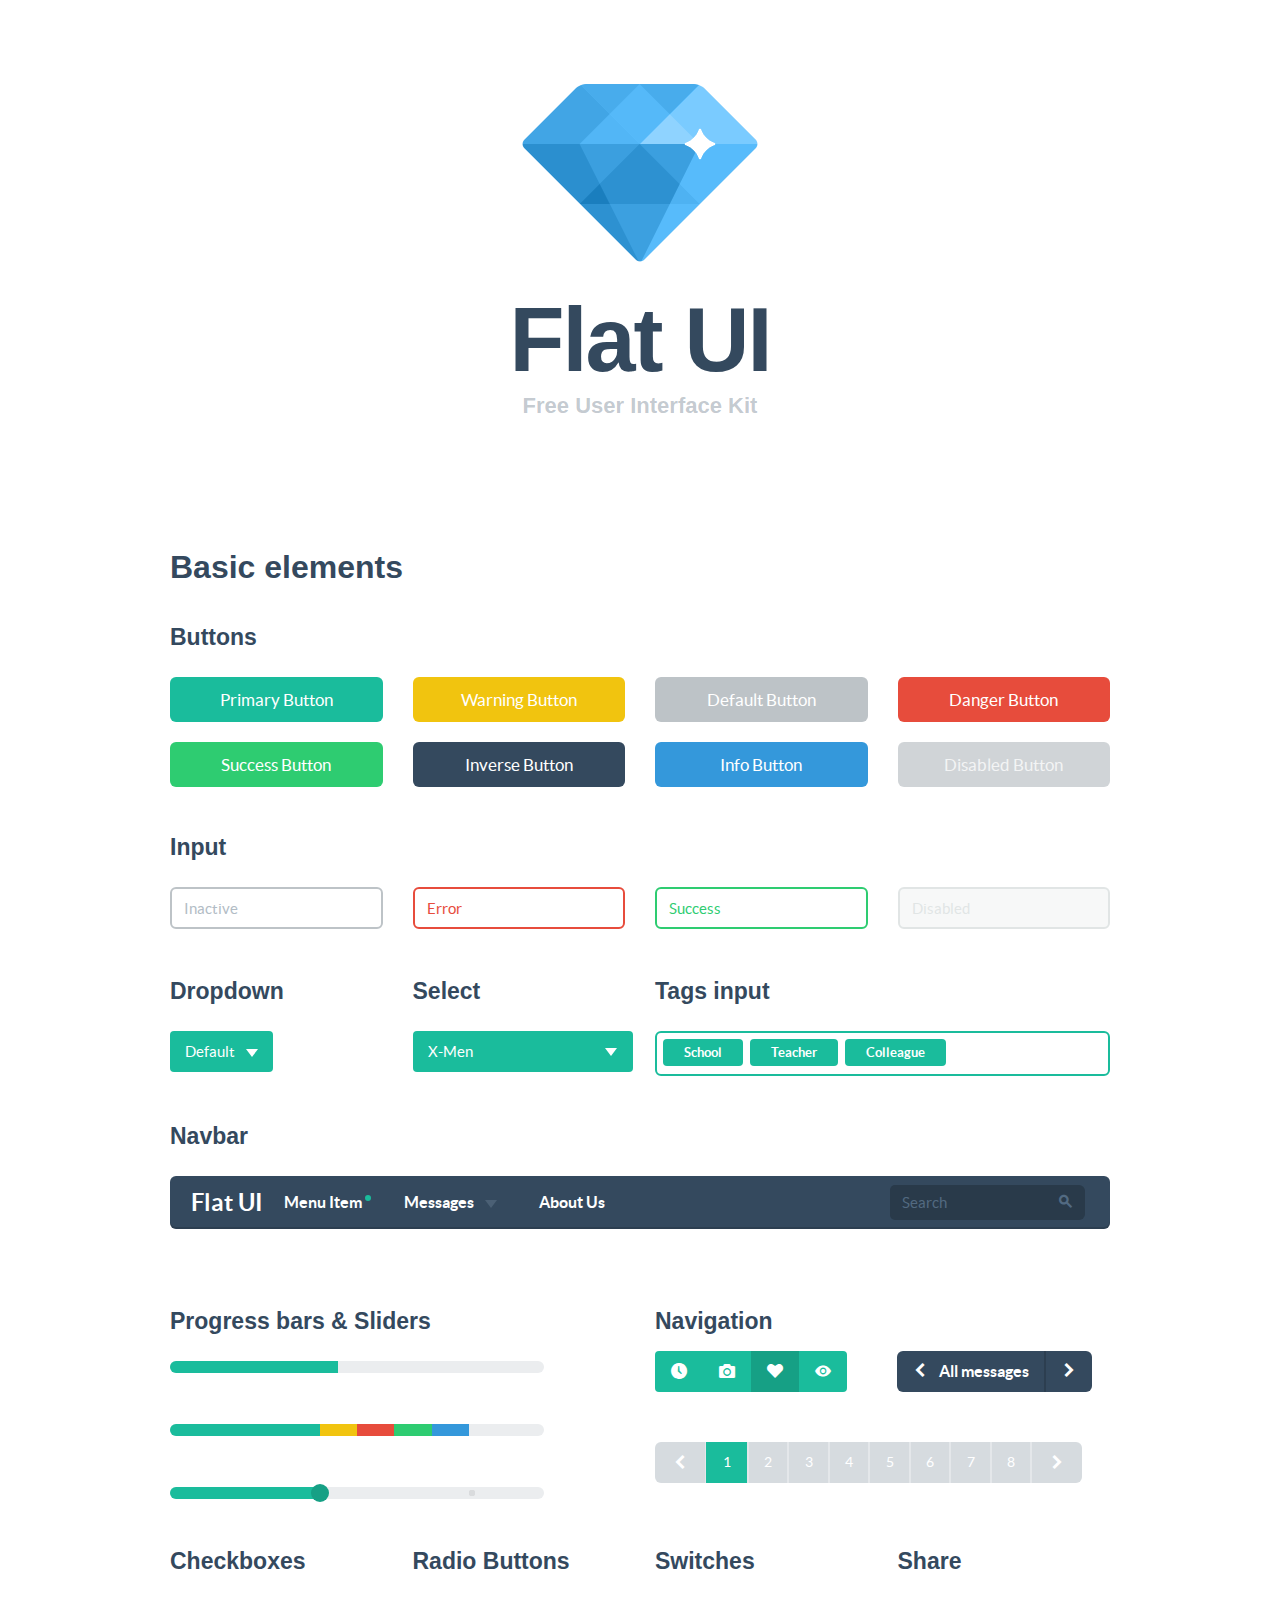
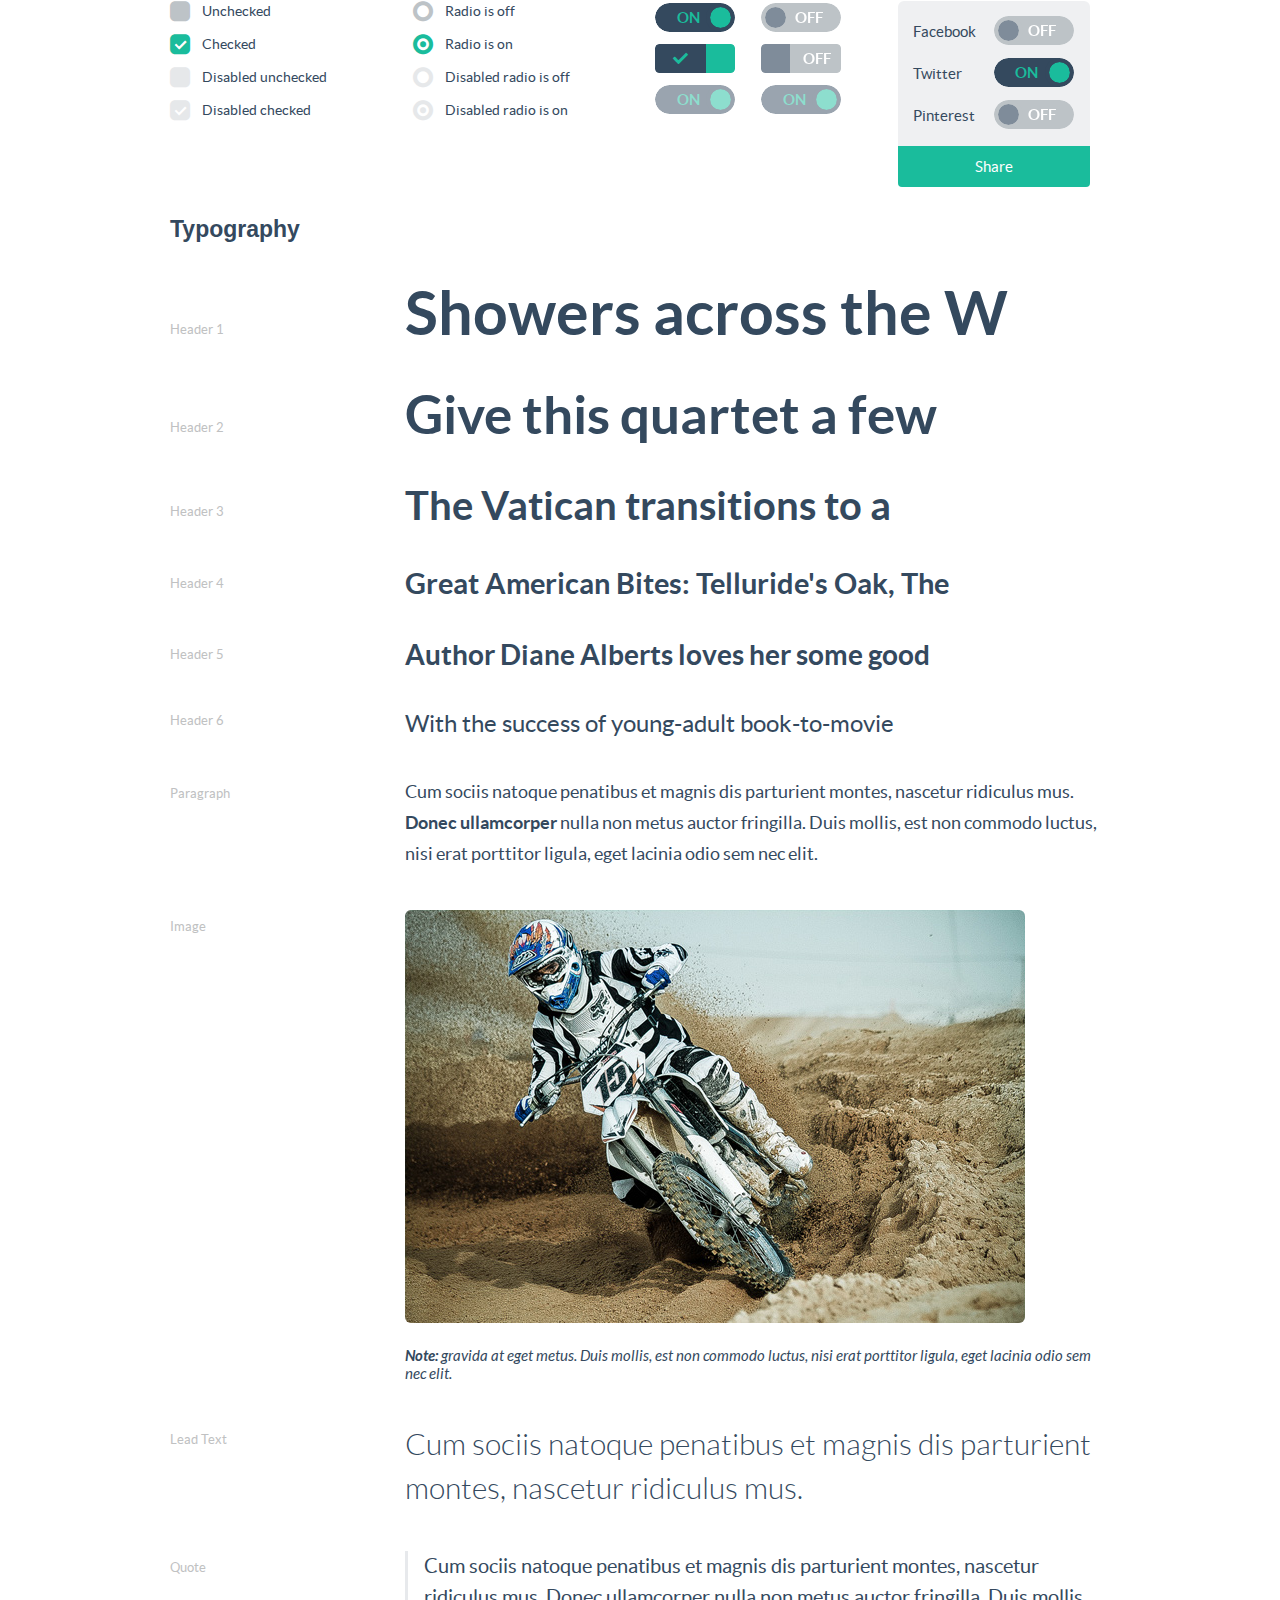
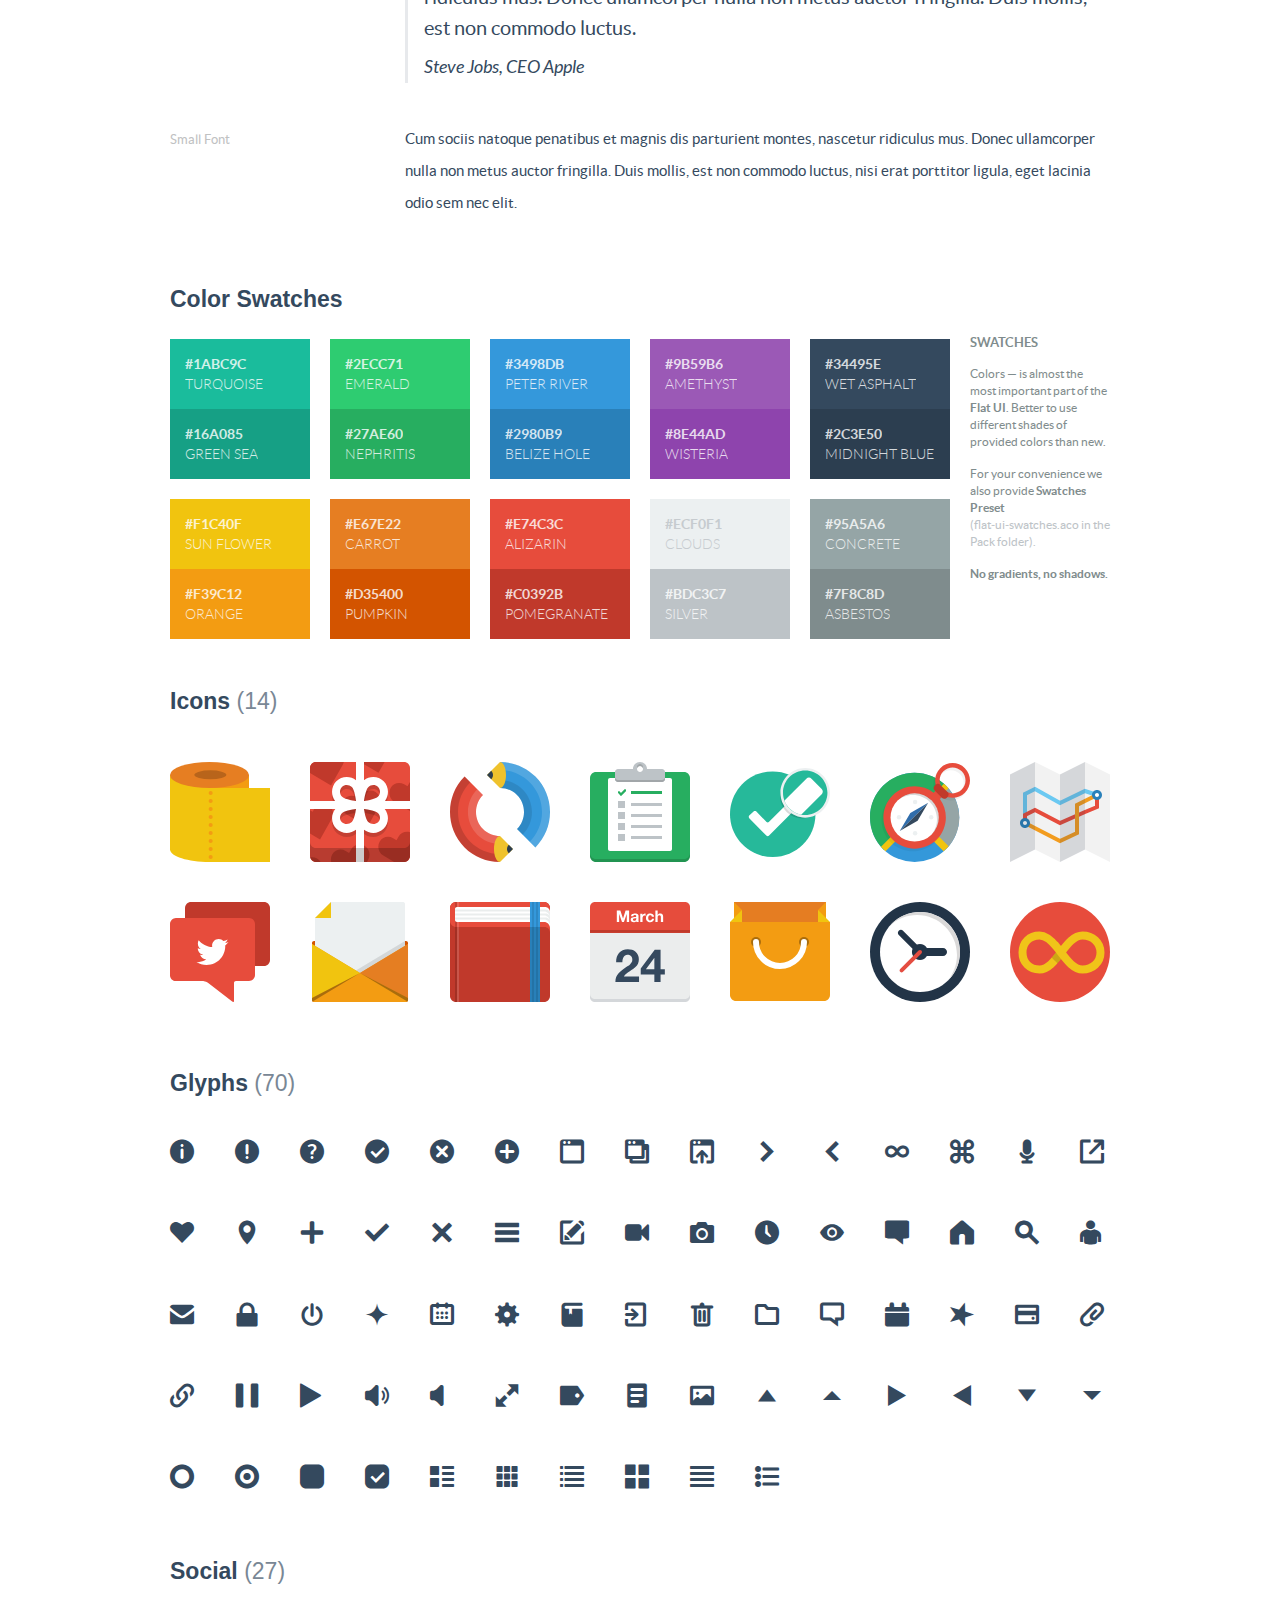
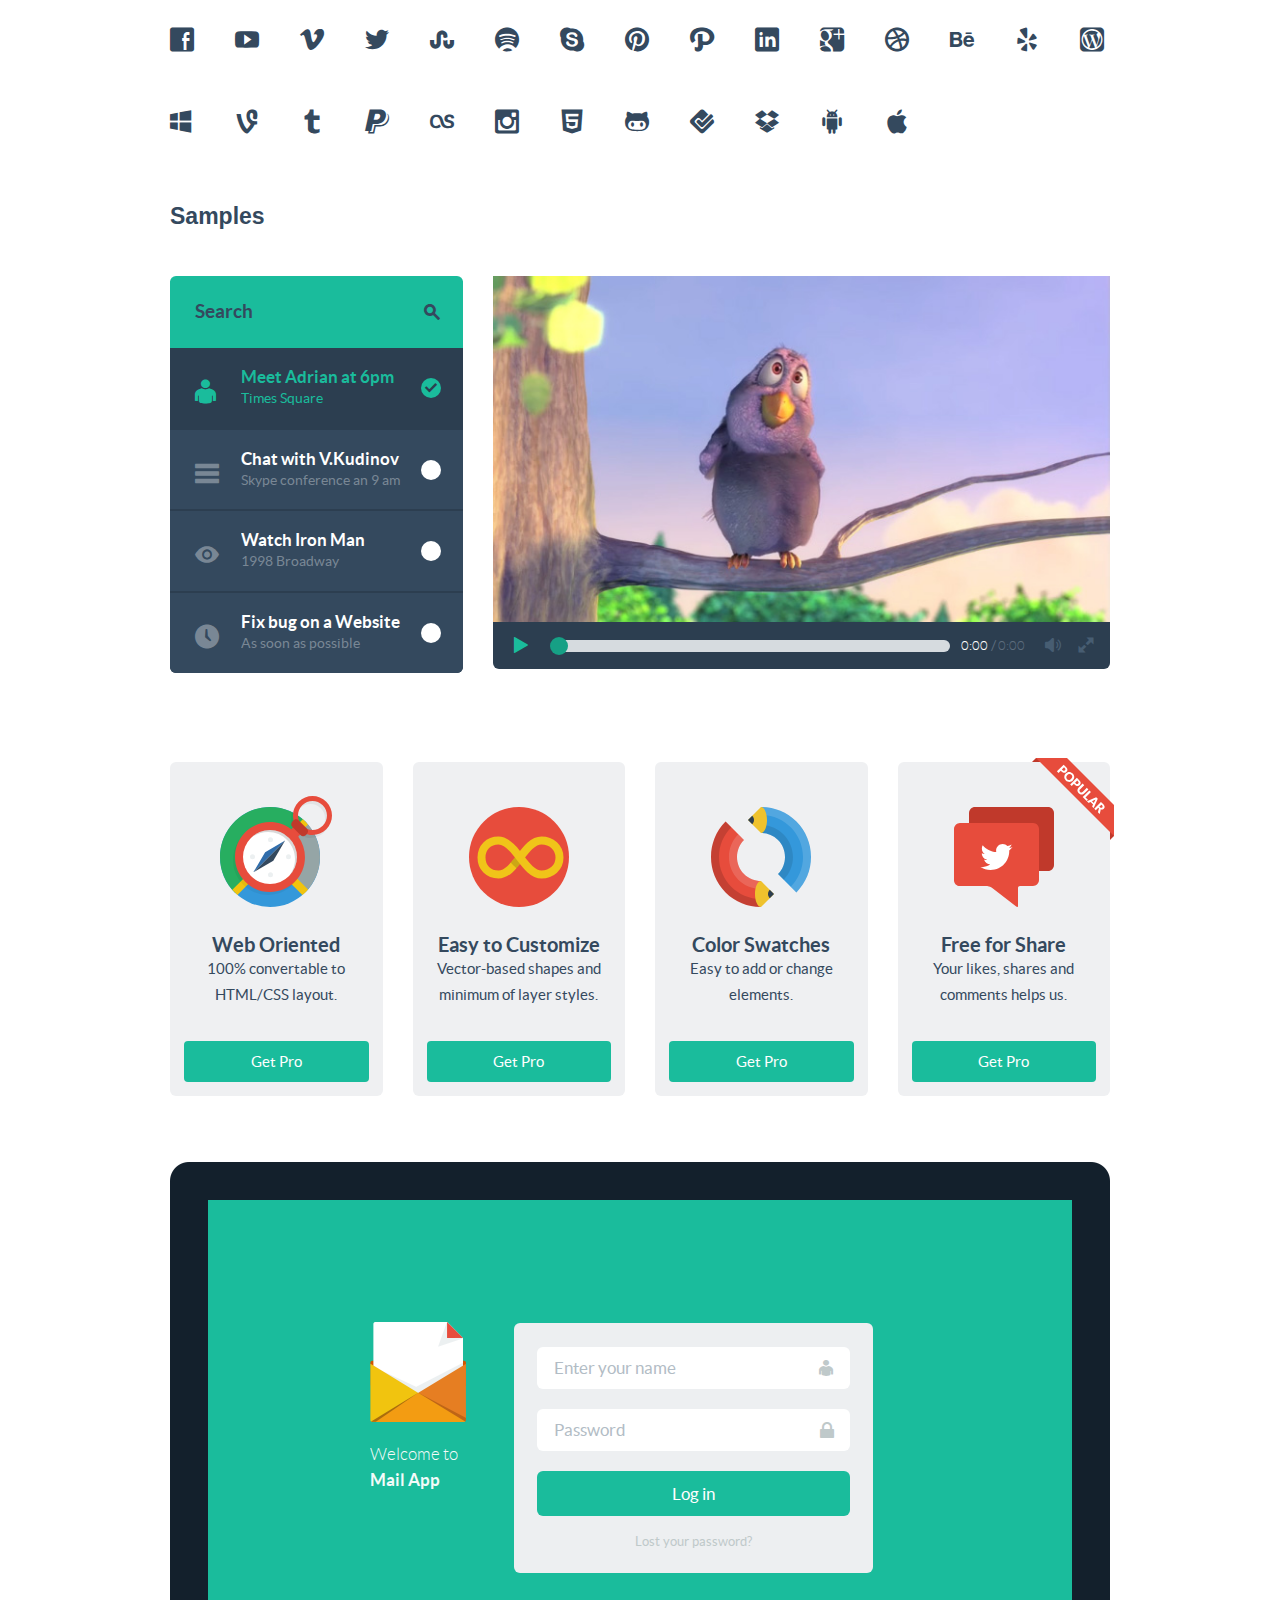
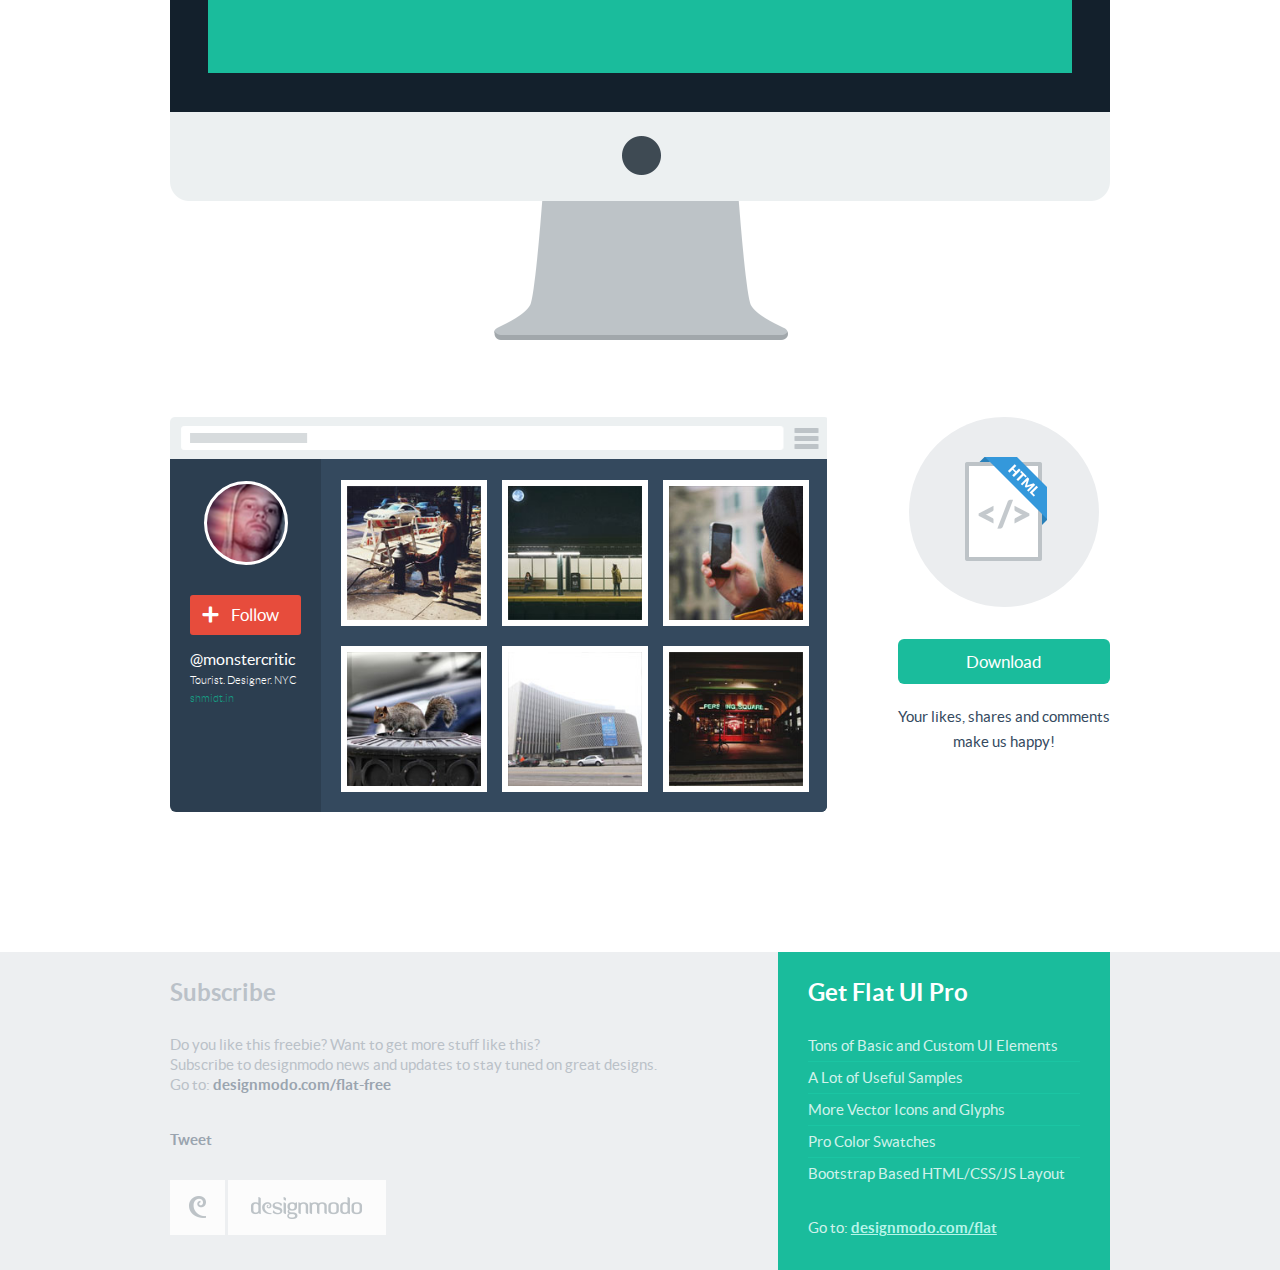
<file: lib/css/flat-ui/index.html>
<!DOCTYPE html>
<html lang="en">
  <head>
    <meta charset="utf-8">
    <title>Flat UI - Free Bootstrap Framework and Theme</title>
    <meta name="description" content="Flat UI Kit Free is a Twitter Bootstrap Framework design and Theme, this responsive framework includes a PSD and HTML version."/>

    <meta name="viewport" content="width=1000, initial-scale=1.0, maximum-scale=1.0">

    <!-- Loading Bootstrap -->
    <link href="dist/css/vendor/bootstrap/css/bootstrap.min.css" rel="stylesheet">

    <!-- Loading Flat UI -->
    <link href="dist/css/flat-ui.css" rel="stylesheet">
    <link href="docs/assets/css/demo.css" rel="stylesheet">

    <link rel="shortcut icon" href="img/favicon.ico">

    <!-- HTML5 shim, for IE6-8 support of HTML5 elements. All other JS at the end of file. -->
    <!--[if lt IE 9]>
      <script src="dist/js/vendor/html5shiv.js"></script>
      <script src="dist/js/vendor/respond.min.js"></script>
    <![endif]-->
  </head>
  <body>
    <div class="container">
      <div class="demo-headline">
        <h1 class="demo-logo">
          <div class="logo"></div>
          Flat UI
          <small>Free User Interface Kit</small>
        </h1>
      </div> <!-- /demo-headline -->

      <h1 class="demo-section-title">Basic elements</h1>
      <h3 class="demo-panel-title">Buttons</h3>

      <div class="row demo-row">
        <div class="col-xs-3">
          <a href="#fakelink" class="btn btn-block btn-lg btn-primary">Primary Button</a>
        </div>
        <div class="col-xs-3">
          <a href="#fakelink" class="btn btn-block btn-lg btn-warning">Warning Button</a>
        </div>
        <div class="col-xs-3">
          <a href="#fakelink" class="btn btn-block btn-lg btn-default">Default Button</a>
        </div>
        <div class="col-xs-3">
          <a href="#fakelink" class="btn btn-block btn-lg btn-danger">Danger Button</a>
        </div>
      </div> <!-- /row -->

      <div class="row demo-row">
        <div class="col-xs-3">
          <a href="#fakelink" class="btn btn-block btn-lg btn-success">Success Button</a>
        </div>
        <div class="col-xs-3">
          <a href="#fakelink" class="btn btn-block btn-lg btn-inverse">Inverse Button</a>
        </div>
        <div class="col-xs-3">
          <a href="#fakelink" class="btn btn-block btn-lg btn-info">Info Button</a>
        </div>
        <div class="col-xs-3">
          <a href="#fakelink" class="btn btn-block btn-lg btn-default disabled">Disabled Button</a>
        </div>
      </div> <!-- /row -->

      <h3 class="demo-panel-title">Input</h3>
      <div class="row">
        <div class="col-xs-3">
          <div class="form-group">
            <input type="text" value="" placeholder="Inactive" class="form-control" />
          </div>
        </div>
        <div class="col-xs-3">
          <div class="form-group has-error">
            <input type="text" value="" placeholder="Error" class="form-control" />
          </div>
        </div>
        <div class="col-xs-3">
          <div class="form-group has-success">
            <input type="text" value="" placeholder="Success" class="form-control" />
            <span class="input-icon fui-check-inverted"></span>
          </div>
        </div>
        <div class="col-xs-3">
          <div class="form-group">
            <input type="text" value="Disabled" disabled="disabled" class="form-control" />
          </div>
        </div>
      </div> <!-- /row -->

      <div class="row">
        <div class="col-xs-3">
          <h3 class="demo-panel-title">Dropdown</h3>

          <div class="btn-group">
            <button data-toggle="dropdown" class="btn btn-primary dropdown-toggle" type="button">Default <span class="caret"></span></button>
            <ul role="menu" class="dropdown-menu">
              <li><a href="#">Action</a></li>
              <li><a href="#">Another action</a></li>
              <li><a href="#">Something else here</a></li>
              <li class="divider"></li>
              <li><a href="#">Separated link</a></li>
            </ul>
          </div><!-- /btn-group -->
        </div> <!-- /.col-xs-3 -->
        <div class="col-xs-3">
          <h3 class="demo-panel-title">Select</h3>
          <select class="form-control select select-primary" data-toggle="select">
            <option value="0">Choose hero</option>
            <option value="1">Spider Man</option>
            <option value="2">Wolverine</option>
            <option value="3">Captain America</option>
            <option value="4" selected>X-Men</option>
            <option value="5">Crocodile</option>
          </select>
        </div> <!-- /.col-xs-3 -->
        <div class="col-xs-6">
          <h3 class="demo-panel-title">Tags input</h3>
          <div class="tagsinput-primary">
            <input name="tagsinput" class="tagsinput" data-role="tagsinput" value="School, Teacher, Colleague" />
          </div>
        </div> <!-- /.col-xs-6 -->
      </div> <!-- /.row -->

      <h3 class="demo-panel-title">Navbar</h3>
      <div class="row demo-row">
        <div class="col-xs-12">
          <nav class="navbar navbar-inverse navbar-embossed" role="navigation">
            <div class="navbar-header">
              <button type="button" class="navbar-toggle" data-toggle="collapse" data-target="#navbar-collapse-01">
                <span class="sr-only">Toggle navigation</span>
              </button>
              <a class="navbar-brand" href="#">Flat UI</a>
            </div>
            <div class="collapse navbar-collapse" id="navbar-collapse-01">
              <ul class="nav navbar-nav navbar-left">
                <li><a href="#fakelink">Menu Item<span class="navbar-unread">1</span></a></li>
                <li class="dropdown">
                  <a href="#" class="dropdown-toggle" data-toggle="dropdown">Messages <b class="caret"></b></a>
                  <span class="dropdown-arrow"></span>
                  <ul class="dropdown-menu">
                    <li><a href="#">Action</a></li>
                    <li><a href="#">Another action</a></li>
                    <li><a href="#">Something else here</a></li>
                    <li class="divider"></li>
                    <li><a href="#">Separated link</a></li>
                  </ul>
                </li>
                <li><a href="#fakelink">About Us</a></li>
               </ul>
               <form class="navbar-form navbar-right" action="#" role="search">
                <div class="form-group">
                  <div class="input-group">
                    <input class="form-control" id="navbarInput-01" type="search" placeholder="Search">
                    <span class="input-group-btn">
                      <button type="submit" class="btn"><span class="fui-search"></span></button>
                    </span>
                  </div>
                </div>
              </form>
            </div><!-- /.navbar-collapse -->
          </nav><!-- /navbar -->
        </div>
      </div> <!-- /row -->

      <div class="row">
        <div class="col-xs-5">
          <h3 class="demo-panel-title">Progress bars &amp; Sliders</h3>
          <div class="progress">
            <div class="progress-bar" style="width: 45%;"></div>
          </div>
          <br/>
          <div class="progress">
            <div class="progress-bar" style="width: 40%;"></div>
            <div class="progress-bar progress-bar-warning" style="width: 10%;"></div>
            <div class="progress-bar progress-bar-danger" style="width: 10%;"></div>
            <div class="progress-bar progress-bar-success" style="width: 10%;"></div>
            <div class="progress-bar progress-bar-info" style="width: 10%;"></div>
          </div>
          <br/>
          <div id="slider" class="ui-slider">
            <div class="ui-slider-segment"></div>
            <div class="ui-slider-segment"></div>
            <div class="ui-slider-segment"></div>
          </div>
        </div> <!-- /sliders -->

        <div class="col-xs-6 col-xs-offset-1">
          <h3 class="demo-panel-title">Navigation</h3>
          <div class="row demo-navigation">
            <div class="col-xs-6">
              <div class="btn-toolbar">
                <div class="btn-group">
                  <a class="btn btn-primary" href="#fakelink"><span class="fui-time"></span></a>
                  <a class="btn btn-primary" href="#fakelink"><span class="fui-photo"></span></a>
                  <a class="btn btn-primary active" href="#fakelink"><span class="fui-heart"></span></a>
                  <a class="btn btn-primary" href="#fakelink"><span class="fui-eye"></span></a>
                </div>
              </div> <!-- /toolbar -->
            </div>
            <div class="col-xs-6 demo-pager">
              <ul class="pager">
                <li class="previous">
                  <a href="#fakelink">
                    <span class="fui-arrow-left"></span>
                    <span>All messages</span>
                  </a>
                </li>
                <li class="next">
                  <a href="#fakelink">
                    <span class="fui-arrow-right"></span>
                  </a>
                </li>
              </ul> <!-- /pager -->
            </div>
          </div> <!-- /demo-navigation -->

          <div >
            <ul class="pagination">
              <li class="previous"><a href="#fakelink" class="fui-arrow-left"></a></li>
              <li class="active"><a href="#fakelink">1</a></li>
              <li><a href="#fakelink">2</a></li>
              <li><a href="#fakelink">3</a></li>
              <li><a href="#fakelink">4</a></li>
              <li><a href="#fakelink">5</a></li>
              <li><a href="#fakelink">6</a></li>
              <li><a href="#fakelink">7</a></li>
              <li><a href="#fakelink">8</a></li>
              <li class="next"><a href="#fakelink" class="fui-arrow-right"></a></li>
            </ul>
          </div> <!-- /pagination -->
        </div> <!-- /navigation -->
      </div> <!-- /row -->

      <div class="row">
        <div class="col-xs-3">
          <h3 class="demo-panel-title">Checkboxes</h3>
          <label class="checkbox" for="checkbox1">
            <input type="checkbox" value="" id="checkbox1" data-toggle="checkbox">
            Unchecked
          </label>
          <label class="checkbox" for="checkbox2">
            <input type="checkbox" checked="checked" value="" id="checkbox2" data-toggle="checkbox" checked="">
            Checked
          </label>
          <label class="checkbox" for="checkbox3">
            <input type="checkbox" value="" id="checkbox3" data-toggle="checkbox" disabled="">
            Disabled unchecked
          </label>
          <label class="checkbox" for="checkbox4">
            <input type="checkbox" checked="checked" value="" id="checkbox4" data-toggle="checkbox" disabled="" checked="">
            Disabled checked
          </label>
        </div> <!-- /checkboxes col-xs-3 -->

        <div class="col-xs-3">
          <h3 class="demo-panel-title">Radio Buttons</h3>
          <label class="radio">
            <input type="radio" name="optionsRadios" id="optionsRadios1" value="option1" data-toggle="radio">
            Radio is off
          </label>
          <label class="radio">
            <input type="radio" name="optionsRadios" id="optionsRadios2" value="option1" data-toggle="radio" checked="">
            Radio is on
          </label>

          <label class="radio">
            <input type="radio" name="optionsRadiosDisabled" id="optionsRadios3" value="option2" data-toggle="radio" disabled="">
            Disabled radio is off
          </label>
          <label class="radio">
            <input type="radio" name="optionsRadiosDisabled" id="optionsRadios4" value="option2" data-toggle="radio" checked="" disabled="">
            Disabled radio is on
          </label>
        </div> <!-- /radios col-xs-3 -->

        <div class="col-xs-3">
          <h3 class="demo-panel-title">Switches</h3>

          <table width="100%">
            <tr>
              <td width="50%" class="pbm">
                <input type="checkbox" checked data-toggle="switch" id="custom-switch-01" />
              </td>
              <td class="pbm">
                <input type="checkbox" data-toggle="switch" id="custom-switch-02" />
              </td>
            </tr>
            <tr>
              <td class="pbm">
                <div class="bootstrap-switch-square">
                  <input type="checkbox" checked data-toggle="switch" id="custom-switch-03" data-on-text="<span class='fui-check'></span>" data-off-text="<span class='fui-cross'></span>" />
                </div>
              </td>
              <td class="pbm">
                <div class="bootstrap-switch-square">
                  <input type="checkbox" data-toggle="switch" id="custom-switch-04" />
                </div>
              </td>
            </tr>
            <tr>
              <td>
                <input type="checkbox" checked disabled data-toggle="switch" id="custom-switch-5" />
              </td>
              <td>
                <input type="checkbox" checked disabled data-toggle="switch" id="custom-switch-6" />
              </td>
            </tr>
          </table>
        </div> <!-- /.col-xs-3 -->
        <div class="col-xs-3">
          <h3 class="demo-panel-title">Share</h3>
          <div class="share mrl">
            <ul>
              <li>
                <label class="share-label" for="share-toggle2">Facebook</label>
                <input type="checkbox" data-toggle="switch" />
              </li>
              <li>
                <label class="share-label" for="share-toggle4">Twitter</label>
                <input type="checkbox" checked="" data-toggle="switch" />
              </li>
              <li>
                <label class="share-label" for="share-toggle6">Pinterest</label>
                <input type="checkbox" data-toggle="switch" />
              </li>
            </ul>
            <a href="#" class="btn btn-primary btn-block btn-large">Share</a>
          </div> <!-- /share -->
        </div><!-- /.col-xs-3 -->
      </div> <!-- /.row -->

      <div class="demo-row typography-row">
      	<div class="demo-title">
      		<h3 class="demo-panel-title">Typography</h3>
      	</div>
      	<div class="demo-content">
      		<div class="demo-type-example">
	      		<h1><span class="demo-heading-note">Header 1</span>Showers across the W</h1>
      		</div>
      		<div class="demo-type-example">
	      		<h2><span class="demo-heading-note">Header 2</span>Give this quartet a few</h2>
      		</div>
      		<div class="demo-type-example">
	      		<h3><span class="demo-heading-note">Header 3</span>The Vatican transitions to a</h3>
      		</div>
      		<div class="demo-type-example">
	      		<h4><span class="demo-heading-note">Header 4</span>Great American Bites: Telluride's Oak, The</h4>
      		</div>
      		<div class="demo-type-example">
	      		<h5><span class="demo-heading-note">Header 5</span>Author Diane Alberts loves her some good</h5>
      		</div>
      		<div class="demo-type-example">
	      		<h6><span class="demo-heading-note">Header 6</span>With the success of young-adult book-to-movie</h6>
      		</div>
      		<div class="demo-type-example">
	      		<span class="demo-text-note">Paragraph</span>
	          <p>Cum sociis natoque penatibus et magnis dis parturient montes, nascetur ridiculus mus. <strong>Donec ullamcorper</strong> nulla non metus auctor fringilla. Duis mollis, est non commodo luctus, nisi erat porttitor ligula, eget lacinia odio sem nec elit.</p>
      		</div>
      		<div class="demo-type-example">
	      		<span class="demo-text-note">Image</span>
	          <img src="docs/assets/img/example-image.jpg" alt="example-image" class="img-rounded img-responsive">
	          <p class="img-comment"><strong>Note:</strong> gravida at eget metus. Duis mollis, est non commodo luctus, nisi erat porttitor ligula, eget lacinia odio sem nec elit.</p>
      		</div>
      		<div class="demo-type-example">
	      		<span class="demo-text-note">Lead Text</span>
						<p class="lead">Cum sociis natoque penatibus et magnis dis parturient montes, nascetur ridiculus mus.</p>
      		</div>
      		<div class="demo-type-example">
	      		<span class="demo-text-note">Quote</span>
	          <blockquote>
	            <p>Cum sociis natoque penatibus et magnis dis parturient montes, nascetur ridiculus mus. Donec ullamcorper nulla non metus auctor fringilla. Duis mollis, est non commodo luctus.</p>
	            <small>Steve Jobs, CEO Apple</small>
	          </blockquote>
      		</div>
      		<div class="demo-type-example">
	      		<span class="demo-text-note">Small Font</span>
	          <p><small>Cum sociis natoque penatibus et magnis dis parturient montes, nascetur ridiculus mus. Donec ullamcorper nulla non metus auctor fringilla. Duis mollis, est non commodo luctus, nisi erat porttitor ligula, eget lacinia odio sem nec elit.</small></p>
      		</div>
      	</div><!-- /.demo-content-wide -->
      </div><!-- /.demo-row -->

      <h3 class="demo-panel-title">Color Swatches</h3>
      <div class="row demo-swatches-row">
	      <div class="swatches-col">
		      <div class="pallete-item">
			      <dl class="palette palette-turquoise">
                <dt>#1abc9c</dt>
                <dd>Turquoise</dd>
              </dl>
              <dl class="palette palette-green-sea">
                <dt>#16a085</dt>
                <dd>Green sea</dd>
              </dl>
		      </div>
		      <div class="pallete-item">
			      <dl class="palette palette-emerald">
              <dt>#2ecc71</dt>
              <dd>Emerald</dd>
            </dl>
            <dl class="palette palette-nephritis">
              <dt>#27ae60</dt>
              <dd>Nephritis</dd>
            </dl>
		      </div>
		      <div class="pallete-item">
			      <dl class="palette palette-peter-river">
              <dt>#3498db</dt>
              <dd>Peter river</dd>
            </dl>
            <dl class="palette palette-belize-hole">
              <dt>#2980b9</dt>
              <dd>Belize hole</dd>
            </dl>
		      </div>
		      <div class="pallete-item">
			      <dl class="palette palette-amethyst">
              <dt>#9b59b6</dt>
              <dd>Amethyst</dd>
            </dl>
            <dl class="palette palette-wisteria">
              <dt>#8e44ad</dt>
              <dd>Wisteria</dd>
            </dl>
		      </div>
		      <div class="pallete-item">
			      <dl class="palette palette-wet-asphalt">
              <dt>#34495e</dt>
              <dd>Wet asphalt</dd>
            </dl>
            <dl class="palette palette-midnight-blue">
              <dt>#2c3e50</dt>
              <dd>Midnight blue</dd>
            </dl>
		      </div>
		      <div class="pallete-item">
			      <dl class="palette palette-sun-flower">
              <dt>#f1c40f</dt>
              <dd>Sun flower</dd>
            </dl>
            <dl class="palette palette-orange">
              <dt>#f39c12</dt>
              <dd>Orange</dd>
            </dl>
		      </div>
		      <div class="pallete-item">
			      <dl class="palette palette-carrot">
              <dt>#e67e22</dt>
              <dd>Carrot</dd>
            </dl>
            <dl class="palette palette-pumpkin">
              <dt>#d35400</dt>
              <dd>Pumpkin</dd>
            </dl>
		      </div>
		      <div class="pallete-item">
			      <dl class="palette palette-alizarin">
              <dt>#e74c3c</dt>
              <dd>Alizarin</dd>
            </dl>
            <dl class="palette palette-pomegranate">
              <dt>#c0392b</dt>
              <dd>Pomegranate</dd>
            </dl>
		      </div>
		      <div class="pallete-item">
			      <dl class="palette palette-clouds">
              <dt>#ecf0f1</dt>
              <dd>Clouds</dd>
            </dl>
            <dl class="palette palette-silver">
              <dt>#bdc3c7</dt>
              <dd>Silver</dd>
            </dl>
		      </div>
		      <div class="pallete-item">
			      <dl class="palette palette-concrete">
              <dt>#95a5a6</dt>
              <dd>Concrete</dd>
            </dl>
            <dl class="palette palette-asbestos">
              <dt>#7f8c8d</dt>
              <dd>Asbestos</dd>
            </dl>
		      </div>
	      </div> <!-- /swatches items -->
	      <div class="swatches-desc-col">
		      <h6 class="palette-headline">SWATCHES</h6>
          <p class="palette-paragraph">
            Colors &mdash; is almost the most important part of the <strong>Flat UI</strong>. Better to use different shades of provided colors than new.
          </p>
          <p class="palette-paragraph">
            For your convenience we also provide <strong>Swatches Preset</strong> <span>(flat&#8209;ui&#8209;swatches.aco in the Pack folder).</span>
          </p>
          <p class="palette-paragraph">
            <strong>No gradients, no shadows.</strong>
          </p>
	      </div> <!-- /swatches desc -->
      </div> <!-- /swatches row -->

      <h3 class="demo-panel-title">Icons <small>(14)</small></h3>
      <div class="demo-illustrations">
        <div class="demo-content">
          <div><img src="img/icons/svg/toilet-paper.svg" alt="Toilet-Paper"></div>
          <div><img src="img/icons/svg/gift-box.svg" alt="Gift-Box"></div>
          <div><img src="img/icons/svg/pencils.svg" alt="Pensils"></div>
          <div><img src="img/icons/svg/clipboard.svg" alt="Clipboard"></div>
          <div><img src="img/icons/svg/retina.svg" alt="Retina"></div>
          <div><img src="img/icons/svg/compas.svg" alt="Compas"></div>
          <div><img src="img/icons/svg/map.svg" alt="Map"></div>
          <div><img src="img/icons/svg/chat.svg" alt="Chat"></div>
          <div><img src="img/icons/svg/mail.svg" alt="Mail"></div>
          <div><img src="img/icons/svg/book.svg" alt="Book"></div>
          <div><img src="img/icons/svg/calendar.svg" alt="Calendar"></div>
          <div><img src="img/icons/svg/paper-bag.svg" alt="Pocket"></div>
          <div><img src="img/icons/svg/clocks.svg" alt="Watches"></div>
          <div><img src="img/icons/svg/loop.svg" alt="Infinity-Loop"></div>
        </div>
      </div>


      <h3 class="demo-panel-title">Glyphs <small>(70)</small></h3>
      <div class="demo-icons">
        <div class="demo-content">
          <span class="fui-info-circle"></span>
          <span class="fui-alert-circle"></span>
          <span class="fui-question-circle"></span>
          <span class="fui-check-circle"></span>
          <span class="fui-cross-circle"></span>
          <span class="fui-plus-circle"></span>
          <span class="fui-window"></span>
          <span class="fui-windows"></span>
          <span class="fui-upload"></span>
          <span class="fui-arrow-right"></span>
          <span class="fui-arrow-left"></span>
          <span class="fui-loop"></span>
          <span class="fui-cmd"></span>
          <span class="fui-mic"></span>
          <span class="fui-export"></span>
          <span class="fui-heart"></span>
          <span class="fui-location"></span>
          <span class="fui-plus"></span>
          <span class="fui-check"></span>
          <span class="fui-cross"></span>
          <span class="fui-list"></span>
          <span class="fui-new"></span>
          <span class="fui-video"></span>
          <span class="fui-photo"></span>
          <span class="fui-time"></span>
          <span class="fui-eye"></span>
          <span class="fui-chat"></span>
          <span class="fui-home"></span>
          <span class="fui-search"></span>
          <span class="fui-user"></span>
          <span class="fui-mail"></span>
          <span class="fui-lock"></span>
          <span class="fui-power"></span>
          <span class="fui-star"></span>
          <span class="fui-calendar"></span>
          <span class="fui-gear"></span>
          <span class="fui-bookmark"></span>
          <span class="fui-exit"></span>
          <span class="fui-trash"></span>
          <span class="fui-folder"></span>
          <span class="fui-bubble"></span>
          <span class="fui-calendar-solid"></span>
          <span class="fui-star-2"></span>
          <span class="fui-credit-card"></span>
          <span class="fui-clip"></span>
          <span class="fui-link"></span>
          <span class="fui-pause"></span>
          <span class="fui-play"></span>
          <span class="fui-volume"></span>
          <span class="fui-mute"></span>
          <span class="fui-resize"></span>
          <span class="fui-tag"></span>
          <span class="fui-document"></span>
          <span class="fui-image"></span>
          <span class="fui-triangle-up"></span>
          <span class="fui-triangle-up-small"></span>
          <span class="fui-triangle-right-large"></span>
          <span class="fui-triangle-left-large"></span>
          <span class="fui-triangle-down"></span>
          <span class="fui-triangle-down-small"></span>
          <span class="fui-radio-unchecked"></span>
          <span class="fui-radio-checked"></span>
          <span class="fui-checkbox-unchecked"></span>
          <span class="fui-checkbox-checked"></span>
          <span class="fui-list-thumbnailed"></span>
          <span class="fui-list-small-thumbnails"></span>
          <span class="fui-list-numbered"></span>
          <span class="fui-list-large-thumbnails"></span>
          <span class="fui-list-columned"></span>
          <span class="fui-list-bulleted"></span>
        </div><!-- /.demo-content -->
      </div><!-- /.demo-icons -->

      <h3 class="demo-panel-title">Social <small>(27)</small></h3>
      <div class="demo-icons">
        <div class="demo-content">
          <span class="fui-facebook"></span>
          <span class="fui-youtube"></span>
          <span class="fui-vimeo"></span>
          <span class="fui-twitter"></span>
          <span class="fui-stumbleupon"></span>
          <span class="fui-spotify"></span>
          <span class="fui-skype"></span>
          <span class="fui-pinterest"></span>
          <span class="fui-path"></span>
          <span class="fui-linkedin"></span>
          <span class="fui-google-plus"></span>
          <span class="fui-dribbble"></span>
          <span class="fui-behance"></span>
          <span class="fui-yelp"></span>
          <span class="fui-wordpress"></span>
          <span class="fui-windows-8"></span>
          <span class="fui-vine"></span>
          <span class="fui-tumblr"></span>
          <span class="fui-paypal"></span>
          <span class="fui-lastfm"></span>
          <span class="fui-instagram"></span>
          <span class="fui-html5"></span>
          <span class="fui-github"></span>
          <span class="fui-foursquare"></span>
          <span class="fui-dropbox"></span>
          <span class="fui-android"></span>
          <span class="fui-apple"></span>
        </div><!-- /.demo-content -->
      </div><!-- /.demo-icons -->

      <h3 class="demo-panel-title mbl pbl">Samples</h3>
      <div class="row demo-samples">
        <div class="col-xs-4">
          <div class="todo">
            <div class="todo-search">
              <input class="todo-search-field" type="search" value="" placeholder="Search" />
            </div>
            <ul>
              <li class="todo-done">
                <div class="todo-icon fui-user"></div>
                <div class="todo-content">
                  <h4 class="todo-name">
                    Meet <strong>Adrian</strong> at <strong>6pm</strong>
                  </h4>
                  Times Square
                </div>
              </li>
              <li>
                <div class="todo-icon fui-list"></div>
                <div class="todo-content">
                  <h4 class="todo-name">
                    Chat with <strong>V.Kudinov</strong>
                  </h4>
                  Skype conference an 9 am
                </div>
              </li>
              <li>
                <div class="todo-icon fui-eye"></div>
                <div class="todo-content">
                  <h4 class="todo-name">
                    Watch <strong>Iron Man</strong>
                  </h4>
                  1998 Broadway
                </div>
              </li>
              <li>
                <div class="todo-icon fui-time"></div>
                <div class="todo-content">
                  <h4 class="todo-name">
                    Fix bug on a <strong>Website</strong>
                  </h4>
                  As soon as possible
                </div>
              </li>
            </ul>
          </div><!-- /.todo -->
        </div><!-- /.col-xs-4 -->

        <div class="col-xs-8">
          <video class="video-js" preload="auto" poster="docs/assets/img/video/poster.jpg" data-setup="{}">
            <source src="http://iurevych.github.com/Flat-UI-videos/big_buck_bunny.mp4" type="video/mp4">
            <source src="http://iurevych.github.com/Flat-UI-videos/big_buck_bunny.webm" type="video/webm">
          </video>
        </div> <!-- /video -->
      </div>

      <div class="row demo-tiles">
        <div class="col-xs-3">
          <div class="tile">
            <img src="img/icons/svg/compas.svg" alt="Compas" class="tile-image big-illustration">
            <h3 class="tile-title">Web Oriented</h3>
            <p>100% convertable to HTML/CSS layout.</p>
            <a class="btn btn-primary btn-large btn-block" href="http://designmodo.com/flat">Get Pro</a>
          </div>
        </div>

        <div class="col-xs-3">
          <div class="tile">
            <img src="img/icons/svg/loop.svg" alt="Infinity-Loop" class="tile-image">
            <h3 class="tile-title">Easy to Customize</h3>
            <p>Vector-based shapes and minimum of layer styles.</p>
            <a class="btn btn-primary btn-large btn-block" href="http://designmodo.com/flat">Get Pro</a>
          </div>
        </div>

        <div class="col-xs-3">
          <div class="tile">
            <img src="img/icons/svg/pencils.svg" alt="Pensils" class="tile-image">
            <h3 class="tile-title">Color Swatches</h3>
            <p>Easy to add or change elements. </p>
            <a class="btn btn-primary btn-large btn-block" href="http://designmodo.com/flat">Get Pro</a>
          </div>
        </div>

        <div class="col-xs-3">
          <div class="tile tile-hot">
            <img src="img/icons/svg/ribbon.svg" alt="ribbon" class="tile-hot-ribbon">
            <img src="img/icons/svg/chat.svg" alt="Chat" class="tile-image">
            <h3 class="tile-title">Free for Share</h3>
            <p>Your likes, shares and comments helps us.</p>
            <a class="btn btn-primary btn-large btn-block" href="http://designmodo.com/flat">Get Pro</a>
          </div>

        </div>
      </div> <!-- /tiles -->

      <div class="login">
        <div class="login-screen">
          <div class="login-icon">
            <img src="img/login/icon.png" alt="Welcome to Mail App" />
            <h4>Welcome to <small>Mail App</small></h4>
          </div>

          <div class="login-form">
            <div class="form-group">
              <input type="text" class="form-control login-field" value="" placeholder="Enter your name" id="login-name" />
              <label class="login-field-icon fui-user" for="login-name"></label>
            </div>

            <div class="form-group">
              <input type="password" class="form-control login-field" value="" placeholder="Password" id="login-pass" />
              <label class="login-field-icon fui-lock" for="login-pass"></label>
            </div>

            <a class="btn btn-primary btn-lg btn-block" href="#">Log in</a>
            <a class="login-link" href="#">Lost your password?</a>
          </div>
        </div>
      </div>

      <div class="row">
        <div class="col-xs-9">
          <div class="demo-browser">
            <div class="demo-browser-side">
              <div class="demo-browser-author"></div>
              <div class="demo-browser-action">
                <a class="btn btn-danger btn-lg btn-block" href="http://twitter.com/monstercritic" target="_blank">
                  <span class="fui-plus"></span>Follow
                </a>
              </div>
              <h5>@monstercritic</h5>
              <h6>
                Tourist. Designer. NYC
                <a href="http://shmidt.in" target="_blank">shmidt.in</a>
              </h6>
            </div>
            <div class="demo-browser-content">
              <img src="docs/assets/img/demo/browser-pic-1.jpg" alt="" />
              <img src="docs/assets/img/demo/browser-pic-2.jpg" alt="" />
              <img src="docs/assets/img/demo/browser-pic-3.jpg" alt="" />
              <img src="docs/assets/img/demo/browser-pic-4.jpg" alt="" />
              <img src="docs/assets/img/demo/browser-pic-5.jpg" alt="" />
              <img src="docs/assets/img/demo/browser-pic-6.jpg" alt="" />
            </div>
          </div>
        </div>

        <div class="col-xs-3">
          <div class="demo-download">
            <img src="docs/assets/img/demo/html-icon.png" src="Free PSD" />
          </div>

          <a href="https://github.com/designmodo/Flat-UI/archive/master.zip" class="btn btn-primary btn-lg btn-block">Download</a>

          <p class="demo-download-text">Your likes, shares and comments make us happy!</p>
        </div>
      </div> <!-- /download area -->

    </div> <!-- /container -->

    <footer>
      <div class="container">
        <div class="row">
          <div class="col-xs-7">
            <h3 class="footer-title">Subscribe</h3>
            <p>Do you like this freebie? Want to get more stuff like this?<br/>
              Subscribe to designmodo news and updates to stay tuned on great designs.<br/>
              Go to: <a href="http://designmodo.com/flat-free" target="_blank">designmodo.com/flat-free</a>
            </p>

            <p class="pvl">
              <a href="https://twitter.com/share" class="twitter-share-button" data-url="http://designmodo.com/flat-free/" data-text="Flat UI Free - PSD&amp;amp;HTML User Interface Kit" data-via="designmodo">Tweet</a>
							<script>!function(d,s,id){var js,fjs=d.getElementsByTagName(s)[0],p=/^http:/.test(d.location)?'http':'https';if(!d.getElementById(id)){js=d.createElement(s);js.id=id;js.src=p+'://platform.twitter.com/widgets.js';fjs.parentNode.insertBefore(js,fjs);}}(document, 'script', 'twitter-wjs');</script>
              <iframe src="http://ghbtns.com/github-btn.html?user=designmodo&repo=Flat-UI&type=watch&count=true" height="20" width="107" frameborder="0" scrolling="0" style="width:105px; height: 20px;" allowTransparency="true"></iframe>
              <iframe src="http://ghbtns.com/github-btn.html?user=designmodo&repo=Flat-UI&type=fork&count=true" height="20" width="107" frameborder="0" scrolling="0" style="width:105px; height: 20px;" allowTransparency="true"></iframe>
              <iframe src="http://ghbtns.com/github-btn.html?user=designmodo&type=follow&count=true" height="20" width="195" frameborder="0" scrolling="0" style="width:195px; height: 20px;" allowTransparency="true"></iframe>
            </p>

            <a class="footer-brand" href="http://designmodo.com" target="_blank">
              <img src="docs/assets/img/footer/logo.png" alt="Designmodo.com" />
            </a>
          </div> <!-- /col-xs-7 -->

          <div class="col-xs-5">
            <div class="footer-banner">
              <h3 class="footer-title">Get Flat UI Pro</h3>
              <ul>
                <li>Tons of Basic and Custom UI Elements</li>
                <li>A Lot of Useful Samples</li>
                <li>More Vector Icons and Glyphs</li>
                <li>Pro Color Swatches</li>
                <li>Bootstrap Based HTML/CSS/JS Layout</li>
              </ul>
              Go to: <a href="http://designmodo.com/flat" target="_blank">designmodo.com/flat</a>
            </div>
          </div>
        </div>
      </div>
    </footer>

    <script src="dist/js/vendor/jquery.min.js"></script>
    <script src="dist/js/vendor/video.js"></script>
    <script src="dist/js/flat-ui.min.js"></script>
    <script src="docs/assets/js/application.js"></script>

    <script>
      videojs.options.flash.swf = "dist/js/vendors/video-js.swf"
    </script>
  </body>
</html>
</file>
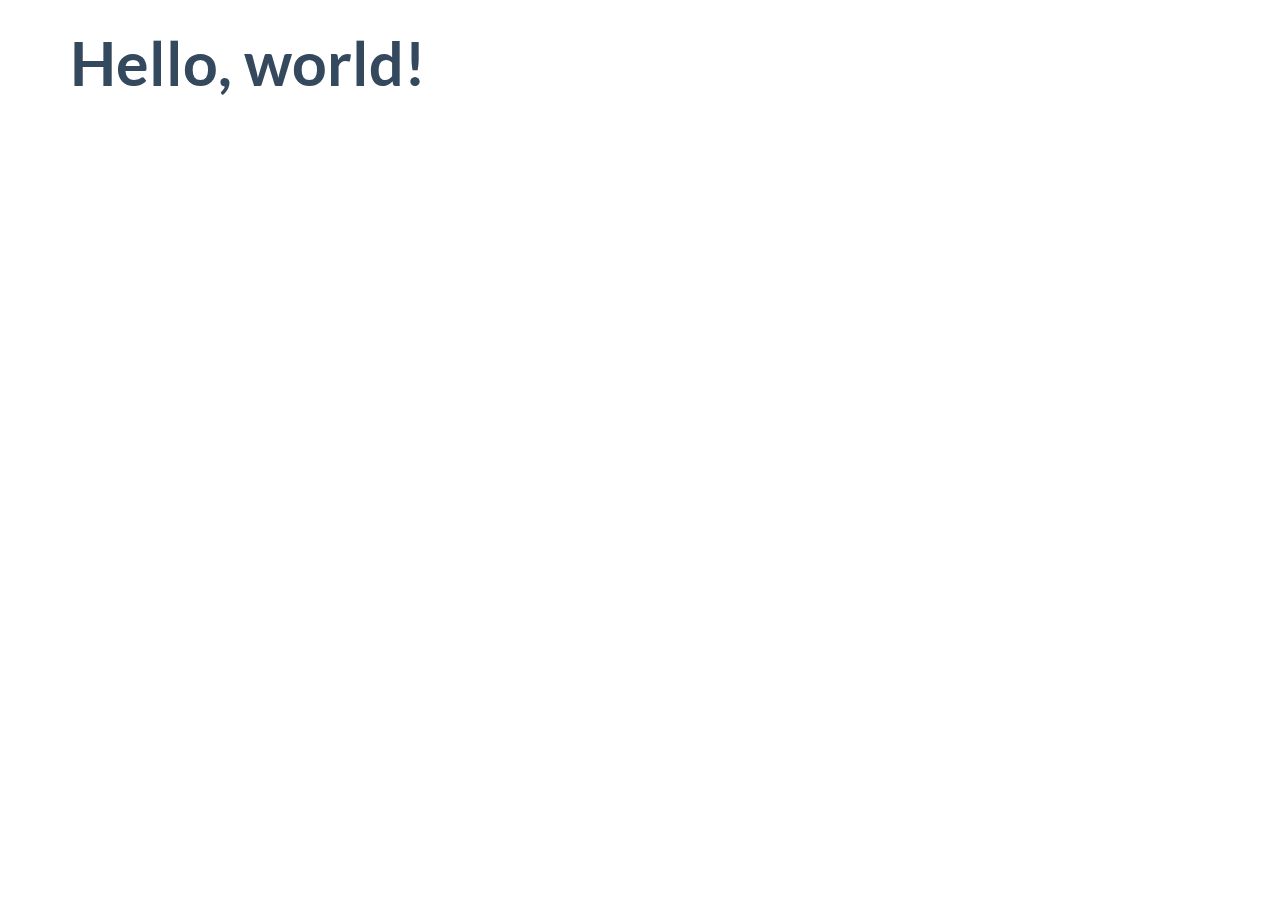
<file: lib/css/flat-ui/dist/index.html>
<!DOCTYPE html>
<html lang="en">
  <head>
    <meta charset="utf-8">
    <title>Flat UI Free 101 Template</title>
    <meta name="viewport" content="width=device-width, initial-scale=1.0">

    <!-- Loading Bootstrap -->
    <link href="../dist/css/vendor/bootstrap/css/bootstrap.min.css" rel="stylesheet">

    <!-- Loading Flat UI -->
    <link href="../dist/css/flat-ui.min.css" rel="stylesheet">

    <link rel="shortcut icon" href="img/favicon.ico">

    <!-- HTML5 shim, for IE6-8 support of HTML5 elements. All other JS at the end of file. -->
    <!--[if lt IE 9]>
      <script src="js/vendor/html5shiv.js"></script>
      <script src="js/vendor/respond.min.js"></script>
    <![endif]-->
  </head>
  <body>
    <div class="container">
        <h1>Hello, world!</h1>
    </div>
    <!-- /.container -->


    <!-- jQuery (necessary for Flat UI's JavaScript plugins) -->
    <script src="../dist/js/vendor/jquery.min.js"></script>
    <!-- Include all compiled plugins (below), or include individual files as needed -->
    <script src="../dist/js/vendor/video.js"></script>
    <script src="../dist/js/flat-ui.min.js"></script>

  </body>
</html>
</file>
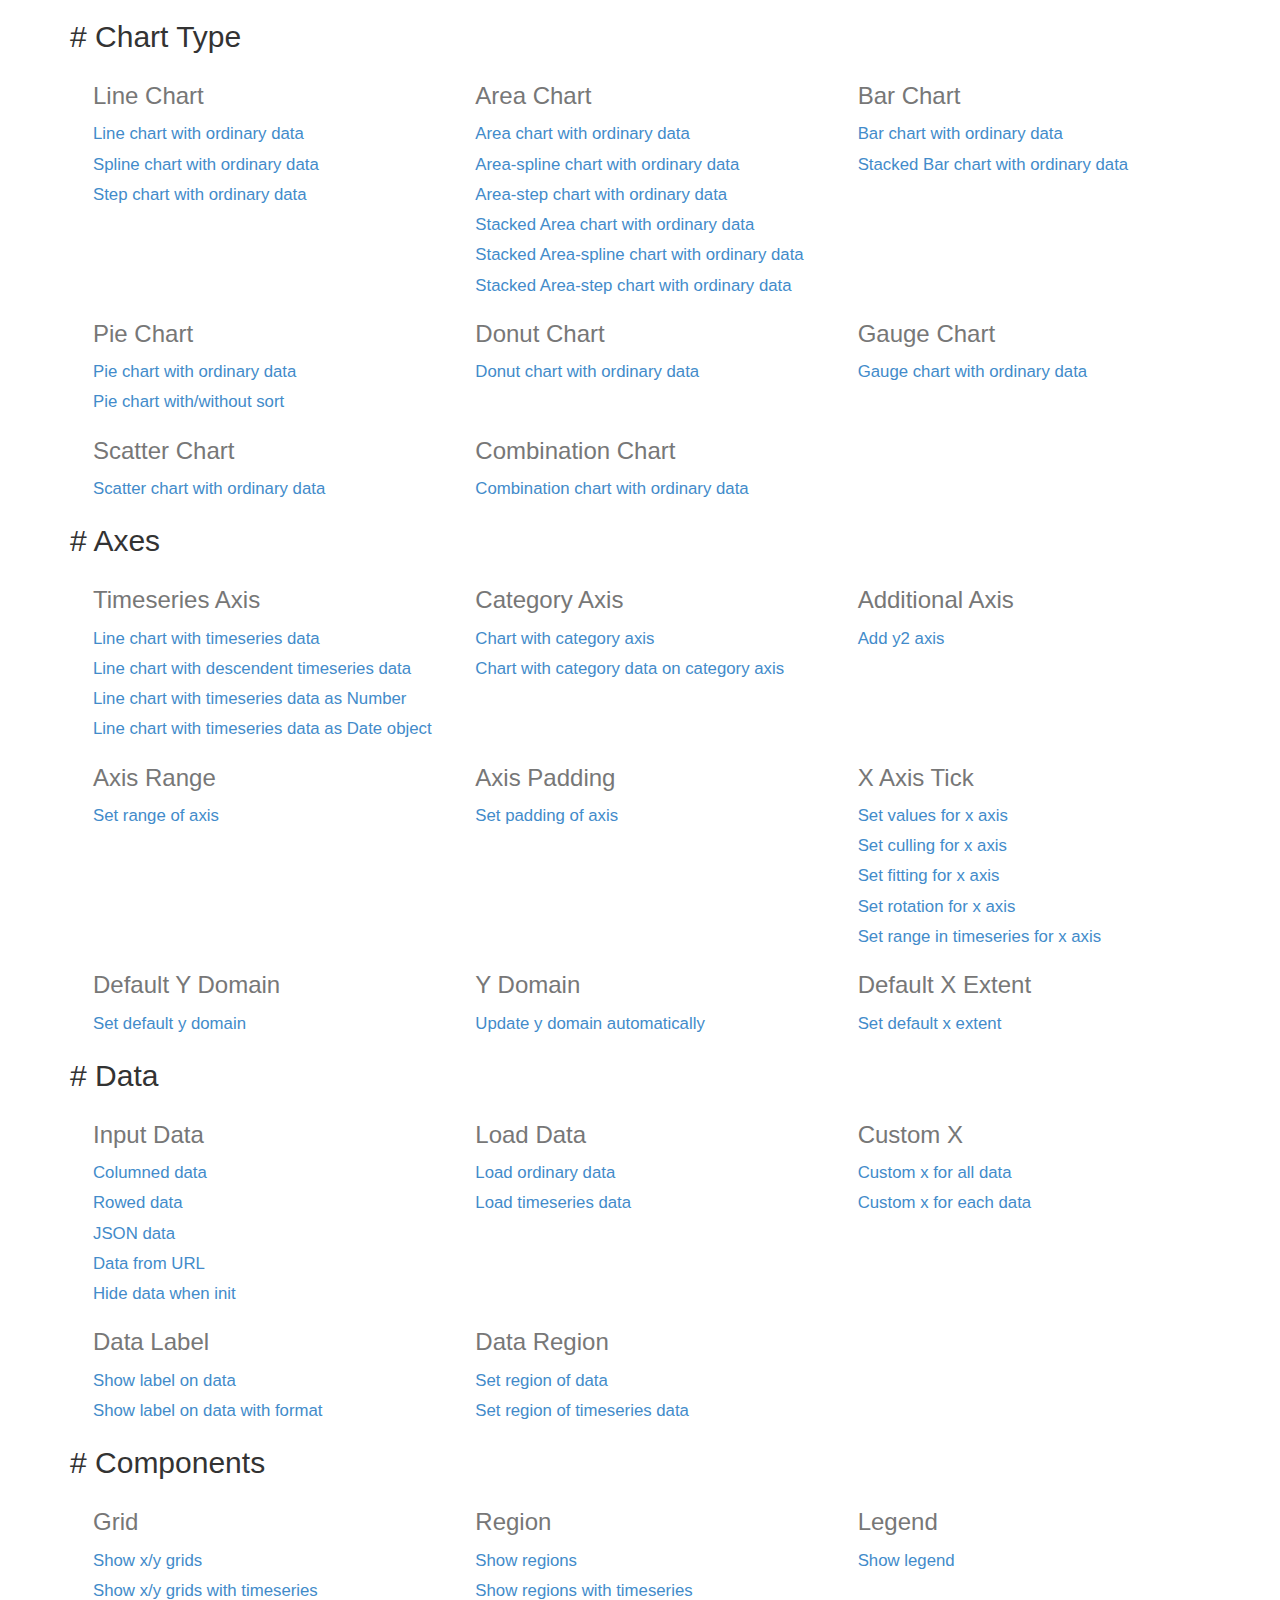
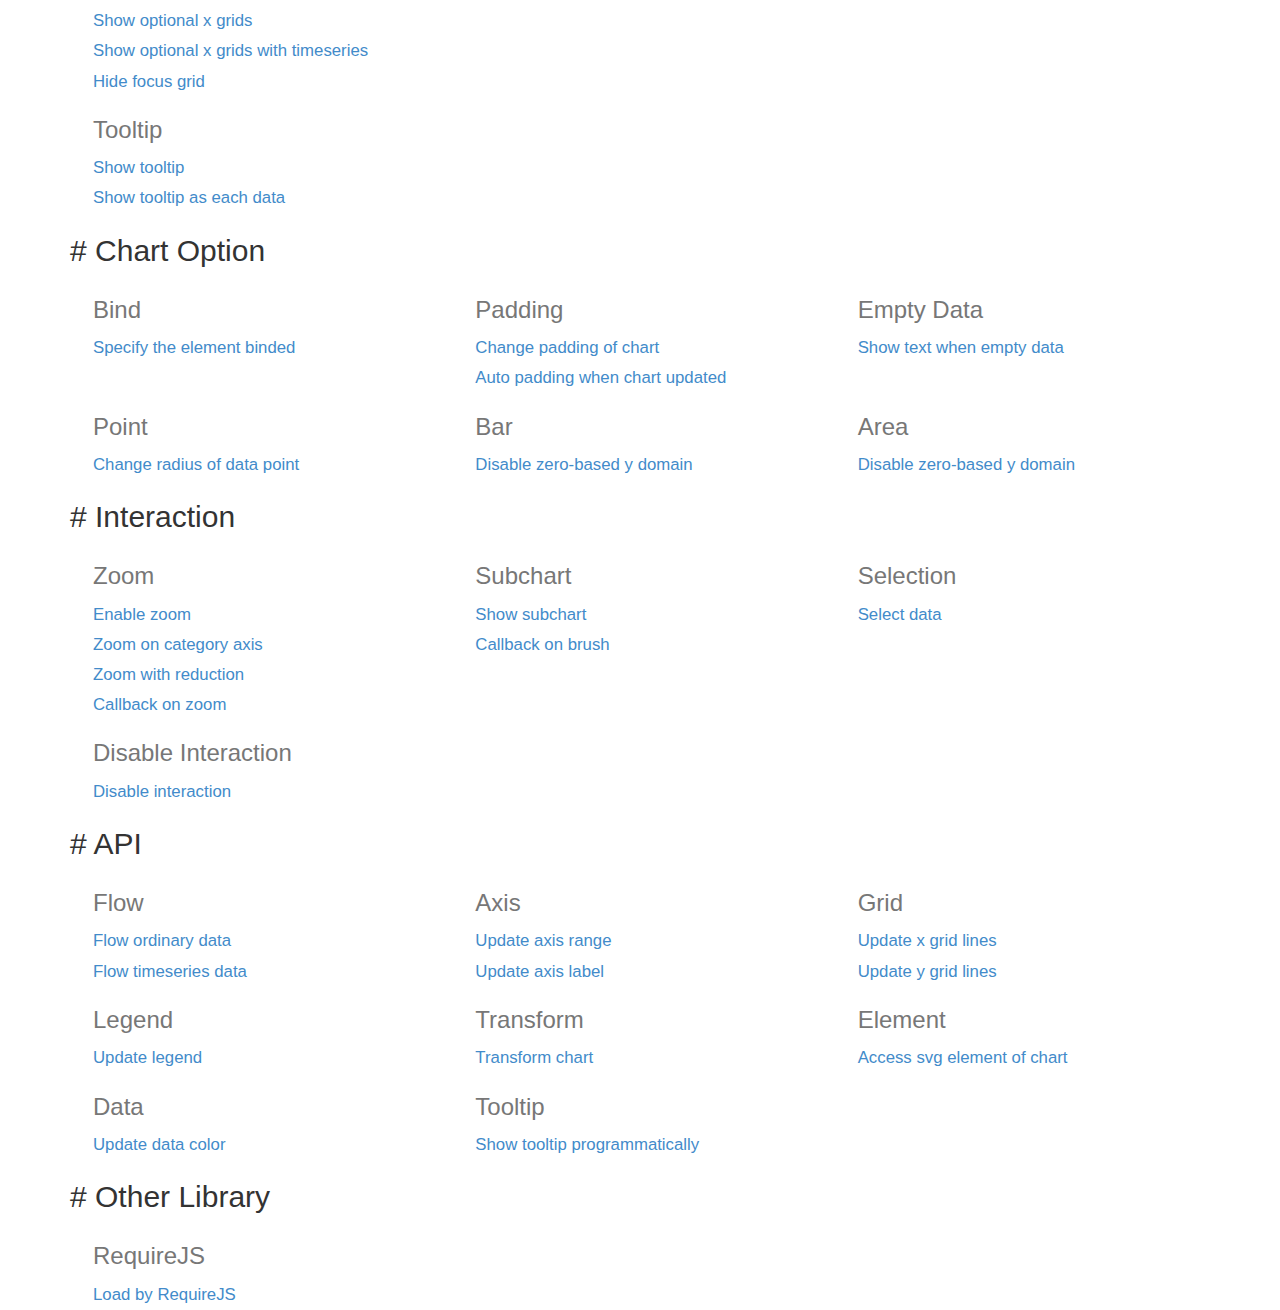
<file: lib/js/c3/htdocs/index.html>
<html>
  <head>
    <link href="./css/bootstrap.min.css" rel="stylesheet">
    <link href="./css/index.css" rel="stylesheet">
  </head>
  <body>
    <div class="container">
      <div class="section">
        <h2># <span>Chart Type</span></h2>
        <div>
          <div class="row">
            <div class="col-md-4">
              <h3>Line Chart</h3>
              <a href="./samples/simple.html">
                Line chart with ordinary data
              </a>
              <a href="./samples/chart_spline.html">
                Spline chart with ordinary data
              </a>
              <a href="./samples/chart_step.html">
                Step chart with ordinary data
              </a>
            </div>
            <div class="col-md-4">
              <h3>Area Chart</h3>
              <a href="./samples/chart_area.html">
                Area chart with ordinary data
              </a>
              <a href="./samples/chart_area_spline.html">
                Area-spline chart with ordinary data
              </a>
              <a href="./samples/chart_area_step.html">
                Area-step chart with ordinary data
              </a>
              <a href="./samples/chart_area_stacked.html">
                Stacked Area chart with ordinary data
              </a>
              <a href="./samples/chart_area_spline_stacked.html">
                Stacked Area-spline chart with ordinary data
              </a>
              <a href="./samples/chart_area_step_stacked.html">
                Stacked Area-step chart with ordinary data
              </a>
            </div>
            <div class="col-md-4">
              <h3>Bar Chart</h3>
              <a href="./samples/chart_bar.html">
                Bar chart with ordinary data
              </a>
              <a href="./samples/chart_bar_stacked.html">
                Stacked Bar chart with ordinary data
              </a>
            </div>
          </div>
          <div class="row">
            <div class="col-md-4">
              <h3>Pie Chart</h3>
              <a href="./samples/chart_pie.html">
                Pie chart with ordinary data
              </a>
              <a href="./samples/chart_pie_sort.html">
                Pie chart with/without sort
              </a>
            </div>
            <div class="col-md-4">
              <h3>Donut Chart</h3>
              <a href="./samples/chart_donut.html">
                Donut chart with ordinary data
              </a>
            </div>
            <div class="col-md-4">
              <h3>Gauge Chart</h3>
              <a href="./samples/chart_gauge.html">
                Gauge chart with ordinary data
              </a>
            </div>
          </div>
          <div class="row">
            <div class="col-md-4">
              <h3>Scatter Chart</h3>
              <a href="./samples/chart_scatter.html">
                Scatter chart with ordinary data
              </a>
            </div>
            <div class="col-md-4">
              <h3>Combination Chart</h3>
              <a href="./samples/chart_combination.html">
                Combination chart with ordinary data
              </a>
            </div>
          </div>
        </div>
      </div>

      <div class="section">
        <h2># <span>Axes</span></h2>
        <div>
          <div class="row">
            <div class="col-md-4">
              <h3>Timeseries Axis</h3>
              <a href="./samples/timeseries.html">
                Line chart with timeseries data
              </a>
              <a href="./samples/timeseries_descendent.html">
                Line chart with descendent timeseries data
              </a>
              <a href="./samples/timeseries_raw.html">
                Line chart with timeseries data as Number
              </a>
              <a href="./samples/timeseries_date.html">
                Line chart with timeseries data as Date object
              </a>
            </div>
            <div class="col-md-4">
              <h3>Category Axis</h3>
              <a href="./samples/categorized.html">
                Chart with category axis
              </a>
              <a href="./samples/custom_x_categorized.html">
                Chart with category data on category axis
              </a>
            </div>
            <div class="col-md-4">
              <h3>Additional Axis</h3>
              <a href="./samples/axes_y2.html">
                Add y2 axis
              </a>
            </div>
          </div>
          <div class="row">
            <div class="col-md-4">
              <h3>Axis Range</h3>
              <a href="./samples/axes_range.html">
                Set range of axis
              </a>
            </div>
            <div class="col-md-4">
              <h3>Axis Padding</h3>
              <a href="./samples/axes_padding.html">
                Set padding of axis
              </a>
            </div>
            <div class="col-md-4">
              <h3>X Axis Tick</h3>
              <a href="./samples/axes_x_tick_values.html">
                Set values for x axis
              </a>
              <a href="./samples/axes_x_tick_culling.html">
                Set culling for x axis
              </a>
              <a href="./samples/axes_x_tick_fit.html">
                Set fitting for x axis
              </a>
              <a href="./samples/axes_x_tick_rotate.html">
                Set rotation for x axis
              </a>
              <a href="./samples/axes_x_range_timeseries.html">
                Set range in timeseries for x axis
              </a>
            </div>
          </div>
          <div class="row">
            <div class="col-md-4">
              <h3>Default Y Domain</h3>
              <a href="./samples/axes_y_default.html">
                Set default y domain
              </a>
            </div>
            <div class="col-md-4">
              <h3>Y Domain</h3>
              <a href="./samples/domain_y.html">
                Update y domain automatically
              </a>
            </div>
            <div class="col-md-4">
              <h3>Default X Extent</h3>
              <a href="./samples/axes_x_extent.html">
                Set default x extent
              </a>
            </div>
          </div>
        </div>
      </div>

      <div class="section">
        <h2># <span>Data</span></h2>
        <div>
          <div class="row">
            <div class="col-md-4">
              <h3>Input Data</h3>
              <a href="./samples/data_columned.html">
                Columned data
              </a>
              <a href="./samples/data_rowed.html">
                Rowed data
              </a>
              <a href="./samples/data_json.html">
                JSON data
              </a>
              <a href="./samples/data_url.html">
                Data from URL
              </a>
              <a href="./samples/data_hide.html">
                Hide data when init
              </a>
            </div>
            <div class="col-md-4">
              <h3>Load Data</h3>
              <a href="./samples/data_load.html">
                Load ordinary data
              </a>
              <a href="./samples/data_load_timeseries.html">
                Load timeseries data
              </a>
            </div>
            <div class="col-md-4">
              <h3>Custom X</h3>
              <a href="./samples/custom_x_scale.html">
                Custom x for all data
              </a>
              <a href="./samples/custom_xs_scale.html">
                Custom x for each data
              </a>
            </div>
          </div>
          <div class="row">
            <div class="col-md-4">
              <h3>Data Label</h3>
              <a href="./samples/data_label.html">
                Show label on data
              </a>
              <a href="./samples/data_label_format.html">
                Show label on data with format
              </a>
            </div>
            <div class="col-md-4">
              <h3>Data Region</h3>
              <a href="./samples/data_region.html">
                Set region of data
              </a>
              <a href="./samples/data_region_timeseries.html">
                Set region of timeseries data
              </a>
            </div>
          </div>
        </div>
      </div>

      <div class="section">
        <h2># <span>Components</span></h2>
        <div>
          <div class="row">
            <div class="col-md-4">
              <h3>Grid</h3>
              <a href="./samples/grids.html">
                 Show x/y grids
              </a>
              <a href="./samples/grids_timeseries.html">
                 Show x/y grids with timeseries
              </a>
              <a href="./samples/grid_x_lines.html">
                 Show optional x grids
              </a>
              <a href="./samples/grid_x_lines_timeseries.html">
                 Show optional x grids with timeseries
              </a>
              <a href="./samples/grid_focus.html">
                 Hide focus grid
              </a>
            </div>
            <div class="col-md-4">
              <h3>Region</h3>
              <a href="./samples/regions.html">
                 Show regions
              </a>
              <a href="./samples/regions_timeseries.html">
                 Show regions with timeseries
              </a>
            </div>
            <div class="col-md-4">
              <h3>Legend</h3>
              <a href="./samples/legend.html">
                 Show legend
              </a>
            </div>
          </div>
          <div class="row">
            <div class="col-md-4">
              <h3>Tooltip</h3>
              <a href="./samples/tooltip_show.html">
                Show tooltip
              </a>
              <a href="./samples/tooltip_grouped.html">
                Show tooltip as each data
              </a>
            </div>
          </div>
        </div>
      </div>

      <div class="section">
        <h2># <span>Chart Option</span></h2>
        <div>
          <div class="row">
            <div class="col-md-4">
              <h3>Bind</h3>
              <a href="./samples/bindto.html">
                Specify the element binded
              </a>
            </div>
            <div class="col-md-4">
              <h3>Padding</h3>
              <a href="./samples/padding.html">
                Change padding of chart
              </a>
              <a href="./samples/padding_update.html">
                Auto padding when chart updated
              </a>
            </div>
            <div class="col-md-4">
              <h3>Empty Data</h3>
              <a href="./samples/emptydata.html">
                Show text when empty data
              </a>
            </div>
          </div>
          <div class="row">
            <div class="col-md-4">
              <h3>Point</h3>
              <a href="./samples/point_r.html">
                Change radius of data point
              </a>
            </div>
            <div class="col-md-4">
              <h3>Bar</h3>
              <a href="./samples/bar_zerobased.html">
                Disable zero-based y domain
              </a>
            </div>
            <div class="col-md-4">
              <h3>Area</h3>
              <a href="./samples/area_zerobased.html">
                Disable zero-based y domain
              </a>
            </div>
          </div>
        </div>
      </div>

      <div class="section">
        <h2># <span>Interaction</span></h2>
        <div>
          <div class="row">
            <div class="col-md-4">
              <h3>Zoom</h3>
              <a href="./samples/zoom.html">
                Enable zoom
              </a>
              <a href="./samples/zoom.html">
                Zoom on category axis
              </a>
              <a href="./samples/zoom_reduction.html">
                Zoom with reduction
              </a>
              <a href="./samples/zoom_onzoom.html">
                Callback on zoom
              </a>
            </div>
            <div class="col-md-4">
              <h3>Subchart</h3>
              <a href="./samples/subchart.html">
                Show subchart
              </a>
              <a href="./samples/subchart_onbrush.html">
                Callback on brush
              </a>
            </div>
            <div class="col-md-4">
              <h3>Selection</h3>
              <a href="./samples/selection.html">
                Select data
              </a>
            </div>
          </div>
          <div class="row">
            <div class="col-md-4">
              <h3>Disable Interaction</h3>
              <a href="./samples/interaction_enabled.html">
                Disable interaction
              </a>
            </div>
          </div>
        </div>
      </div>

      <div class="section">
        <h2># <span>API</span></h2>
        <div>
          <div class="row">
            <div class="col-md-4">
              <h3>Flow</h3>
              <a href="./samples/api_flow.html">
                Flow ordinary data
              </a>
              <a href="./samples/api_flow_timeseries.html">
                Flow timeseries data
              </a>
            </div>
            <div class="col-md-4">
              <h3>Axis</h3>
              <a href="./samples/api_axis_range.html">
                Update axis range
              </a>
              <a href="./samples/api_axis_label.html">
                Update axis label
              </a>
            </div>
            <div class="col-md-4">
              <h3>Grid</h3>
              <a href="./samples/api_xgrid_lines.html">
                Update x grid lines
              </a>
              <a href="./samples/api_ygrid_lines.html">
                Update y grid lines
              </a>
            </div>
          </div>
          <div class="row">
            <div class="col-md-4">
              <h3>Legend</h3>
              <a href="./samples/api_legend.html">
                Update legend
              </a>
            </div>
            <div class="col-md-4">
              <h3>Transform</h3>
              <a href="./samples/api_transform.html">
                Transform chart
              </a>
            </div>
            <div class="col-md-4">
              <h3>Element</h3>
              <a href="./samples/element.html">
                Access svg element of chart
              </a>
            </div>
          </div>
          <div class="row">
            <div class="col-md-4">
              <h3>Data</h3>
              <a href="./samples/api_data_colors.html">
                Update data color
              </a>
            </div>
            <div class="col-md-4">
              <h3>Tooltip</h3>
              <a href="./samples/api_tooltip_show.html">
                Show tooltip programmatically
              </a>
            </div>
          </div>
        </div>
      </div>

      <div class="section">
        <h2># <span>Other Library</span></h2>
        <div>
          <div class="row">
            <div class="col-md-4">
              <h3>RequireJS</h3>
              <a href="./samples/requirejs.html">
                Load by RequireJS
              </a>
            </div>
          </div>
        </div>
      </div>

    </div>
  </body>
</html>
</file>
<file: lib/css/flat-ui/dist/css/flat-ui.css>
@font-face {
  font-family: 'Lato';
  src: url('../fonts/lato/lato-black.eot');
  src: url('../fonts/lato/lato-black.eot?#iefix') format('embedded-opentype'), url('../fonts/lato/lato-black.woff') format('woff'), url('../fonts/lato/lato-black.ttf') format('truetype'), url('../fonts/lato/lato-black.svg#latoblack') format('svg');
  font-weight: 900;
  font-style: normal;
}
@font-face {
  font-family: 'Lato';
  src: url('../fonts/lato/lato-bold.eot');
  src: url('../fonts/lato/lato-bold.eot?#iefix') format('embedded-opentype'), url('../fonts/lato/lato-bold.woff') format('woff'), url('../fonts/lato/lato-bold.ttf') format('truetype'), url('../fonts/lato/lato-bold.svg#latobold') format('svg');
  font-weight: bold;
  font-style: normal;
}
@font-face {
  font-family: 'Lato';
  src: url('../fonts/lato/lato-bolditalic.eot');
  src: url('../fonts/lato/lato-bolditalic.eot?#iefix') format('embedded-opentype'), url('../fonts/lato/lato-bolditalic.woff') format('woff'), url('../fonts/lato/lato-bolditalic.ttf') format('truetype'), url('../fonts/lato/lato-bolditalic.svg#latobold-italic') format('svg');
  font-weight: bold;
  font-style: italic;
}
@font-face {
  font-family: 'Lato';
  src: url('../fonts/lato/lato-italic.eot');
  src: url('../fonts/lato/lato-italic.eot?#iefix') format('embedded-opentype'), url('../fonts/lato/lato-italic.woff') format('woff'), url('../fonts/lato/lato-italic.ttf') format('truetype'), url('../fonts/lato/lato-italic.svg#latoitalic') format('svg');
  font-weight: normal;
  font-style: italic;
}
@font-face {
  font-family: 'Lato';
  src: url('../fonts/lato/lato-light.eot');
  src: url('../fonts/lato/lato-light.eot?#iefix') format('embedded-opentype'), url('../fonts/lato/lato-light.woff') format('woff'), url('../fonts/lato/lato-light.ttf') format('truetype'), url('../fonts/lato/lato-light.svg#latolight') format('svg');
  font-weight: 300;
  font-style: normal;
}
@font-face {
  font-family: 'Lato';
  src: url('../fonts/lato/lato-regular.eot');
  src: url('../fonts/lato/lato-regular.eot?#iefix') format('embedded-opentype'), url('../fonts/lato/lato-regular.woff') format('woff'), url('../fonts/lato/lato-regular.ttf') format('truetype'), url('../fonts/lato/lato-regular.svg#latoregular') format('svg');
  font-weight: normal;
  font-style: normal;
}
@font-face {
  font-family: 'Flat-UI-Icons';
  src: url('../fonts/glyphicons/flat-ui-icons-regular.eot');
  src: url('../fonts/glyphicons/flat-ui-icons-regular.eot?#iefix') format('embedded-opentype'), url('../fonts/glyphicons/flat-ui-icons-regular.woff') format('woff'), url('../fonts/glyphicons/flat-ui-icons-regular.ttf') format('truetype'), url('../fonts/glyphicons/flat-ui-icons-regular.svg#flat-ui-icons-regular') format('svg');
}
[class^="fui-"],
[class*="fui-"] {
  font-family: 'Flat-UI-Icons';
  speak: none;
  font-style: normal;
  font-weight: normal;
  font-variant: normal;
  text-transform: none;
  -webkit-font-smoothing: antialiased;
  -moz-osx-font-smoothing: grayscale;
}
.fui-triangle-up:before {
  content: "\e600";
}
.fui-triangle-down:before {
  content: "\e601";
}
.fui-triangle-up-small:before {
  content: "\e602";
}
.fui-triangle-down-small:before {
  content: "\e603";
}
.fui-triangle-left-large:before {
  content: "\e604";
}
.fui-triangle-right-large:before {
  content: "\e605";
}
.fui-arrow-left:before {
  content: "\e606";
}
.fui-arrow-right:before {
  content: "\e607";
}
.fui-plus:before {
  content: "\e608";
}
.fui-cross:before {
  content: "\e609";
}
.fui-check:before {
  content: "\e60a";
}
.fui-radio-unchecked:before {
  content: "\e60b";
}
.fui-radio-checked:before {
  content: "\e60c";
}
.fui-checkbox-unchecked:before {
  content: "\e60d";
}
.fui-checkbox-checked:before {
  content: "\e60e";
}
.fui-info-circle:before {
  content: "\e60f";
}
.fui-alert-circle:before {
  content: "\e610";
}
.fui-question-circle:before {
  content: "\e611";
}
.fui-check-circle:before {
  content: "\e612";
}
.fui-cross-circle:before {
  content: "\e613";
}
.fui-plus-circle:before {
  content: "\e614";
}
.fui-pause:before {
  content: "\e615";
}
.fui-play:before {
  content: "\e616";
}
.fui-volume:before {
  content: "\e617";
}
.fui-mute:before {
  content: "\e618";
}
.fui-resize:before {
  content: "\e619";
}
.fui-list:before {
  content: "\e61a";
}
.fui-list-thumbnailed:before {
  content: "\e61b";
}
.fui-list-small-thumbnails:before {
  content: "\e61c";
}
.fui-list-large-thumbnails:before {
  content: "\e61d";
}
.fui-list-numbered:before {
  content: "\e61e";
}
.fui-list-columned:before {
  content: "\e61f";
}
.fui-list-bulleted:before {
  content: "\e620";
}
.fui-window:before {
  content: "\e621";
}
.fui-windows:before {
  content: "\e622";
}
.fui-loop:before {
  content: "\e623";
}
.fui-cmd:before {
  content: "\e624";
}
.fui-mic:before {
  content: "\e625";
}
.fui-heart:before {
  content: "\e626";
}
.fui-location:before {
  content: "\e627";
}
.fui-new:before {
  content: "\e628";
}
.fui-video:before {
  content: "\e629";
}
.fui-photo:before {
  content: "\e62a";
}
.fui-time:before {
  content: "\e62b";
}
.fui-eye:before {
  content: "\e62c";
}
.fui-chat:before {
  content: "\e62d";
}
.fui-home:before {
  content: "\e62e";
}
.fui-upload:before {
  content: "\e62f";
}
.fui-search:before {
  content: "\e630";
}
.fui-user:before {
  content: "\e631";
}
.fui-mail:before {
  content: "\e632";
}
.fui-lock:before {
  content: "\e633";
}
.fui-power:before {
  content: "\e634";
}
.fui-calendar:before {
  content: "\e635";
}
.fui-gear:before {
  content: "\e636";
}
.fui-bookmark:before {
  content: "\e637";
}
.fui-exit:before {
  content: "\e638";
}
.fui-trash:before {
  content: "\e639";
}
.fui-folder:before {
  content: "\e63a";
}
.fui-bubble:before {
  content: "\e63b";
}
.fui-export:before {
  content: "\e63c";
}
.fui-calendar-solid:before {
  content: "\e63d";
}
.fui-star:before {
  content: "\e63e";
}
.fui-star-2:before {
  content: "\e63f";
}
.fui-credit-card:before {
  content: "\e640";
}
.fui-clip:before {
  content: "\e641";
}
.fui-link:before {
  content: "\e642";
}
.fui-tag:before {
  content: "\e643";
}
.fui-document:before {
  content: "\e644";
}
.fui-image:before {
  content: "\e645";
}
.fui-facebook:before {
  content: "\e646";
}
.fui-youtube:before {
  content: "\e647";
}
.fui-vimeo:before {
  content: "\e648";
}
.fui-twitter:before {
  content: "\e649";
}
.fui-spotify:before {
  content: "\e64a";
}
.fui-skype:before {
  content: "\e64b";
}
.fui-pinterest:before {
  content: "\e64c";
}
.fui-path:before {
  content: "\e64d";
}
.fui-linkedin:before {
  content: "\e64e";
}
.fui-google-plus:before {
  content: "\e64f";
}
.fui-dribbble:before {
  content: "\e650";
}
.fui-behance:before {
  content: "\e651";
}
.fui-stumbleupon:before {
  content: "\e652";
}
.fui-yelp:before {
  content: "\e653";
}
.fui-wordpress:before {
  content: "\e654";
}
.fui-windows-8:before {
  content: "\e655";
}
.fui-vine:before {
  content: "\e656";
}
.fui-tumblr:before {
  content: "\e657";
}
.fui-paypal:before {
  content: "\e658";
}
.fui-lastfm:before {
  content: "\e659";
}
.fui-instagram:before {
  content: "\e65a";
}
.fui-html5:before {
  content: "\e65b";
}
.fui-github:before {
  content: "\e65c";
}
.fui-foursquare:before {
  content: "\e65d";
}
.fui-dropbox:before {
  content: "\e65e";
}
.fui-android:before {
  content: "\e65f";
}
.fui-apple:before {
  content: "\e660";
}
body {
  font-family: "Lato", Helvetica, Arial, sans-serif;
  font-size: 18px;
  line-height: 1.72222;
  color: #34495e;
  background-color: #ffffff;
}
a {
  color: #16a085;
  text-decoration: none;
  -webkit-transition: .25s;
          transition: .25s;
}
a:hover,
a:focus {
  color: #1abc9c;
  text-decoration: none;
}
a:focus {
  outline: none;
}
.img-rounded {
  border-radius: 6px;
}
.img-thumbnail {
  padding: 4px;
  line-height: 1.72222;
  background-color: #ffffff;
  border: 2px solid #bdc3c7;
  border-radius: 6px;
  -webkit-transition: all 0.25s ease-in-out;
          transition: all 0.25s ease-in-out;
  display: inline-block;
  max-width: 100%;
  height: auto;
}
.img-comment {
  font-size: 15px;
  line-height: 1.2;
  font-style: italic;
  margin: 24px 0;
}
h1,
h2,
h3,
h4,
h5,
h6,
.h1,
.h2,
.h3,
.h4,
.h5,
.h6 {
  font-family: inherit;
  font-weight: 700;
  line-height: 1.1;
  color: inherit;
}
h1 small,
h2 small,
h3 small,
h4 small,
h5 small,
h6 small,
.h1 small,
.h2 small,
.h3 small,
.h4 small,
.h5 small,
.h6 small {
  color: #e7e9ec;
}
h1,
h2,
h3 {
  margin-top: 30px;
  margin-bottom: 15px;
}
h4,
h5,
h6 {
  margin-top: 15px;
  margin-bottom: 15px;
}
h6 {
  font-weight: normal;
}
h1,
.h1 {
  font-size: 61px;
}
h2,
.h2 {
  font-size: 53px;
}
h3,
.h3 {
  font-size: 40px;
}
h4,
.h4 {
  font-size: 29px;
}
h5,
.h5 {
  font-size: 28px;
}
h6,
.h6 {
  font-size: 24px;
}
p {
  font-size: 18px;
  line-height: 1.72222;
  margin: 0 0 15px;
}
.lead {
  margin-bottom: 30px;
  font-size: 28px;
  line-height: 1.46428571;
  font-weight: 300;
}
@media (min-width: 768px) {
  .lead {
    font-size: 30.006px;
  }
}
small,
.small {
  font-size: 83%;
  line-height: 2.067;
}
.text-muted {
  color: #bdc3c7;
}
.text-inverse {
  color: #ffffff;
}
.text-primary {
  color: #1abc9c;
}
a.text-primary:hover {
  color: #148f77;
}
.text-warning {
  color: #f1c40f;
}
a.text-warning:hover {
  color: #c29d0b;
}
.text-danger {
  color: #e74c3c;
}
a.text-danger:hover {
  color: #d62c1a;
}
.text-success {
  color: #2ecc71;
}
a.text-success:hover {
  color: #25a25a;
}
.text-info {
  color: #3498db;
}
a.text-info:hover {
  color: #217dbb;
}
.bg-primary {
  color: #ffffff;
  background-color: #34495e;
}
a.bg-primary:hover {
  background-color: #222f3d;
}
.bg-success {
  background-color: #dff0d8;
}
a.bg-success:hover {
  background-color: #c1e2b3;
}
.bg-info {
  background-color: #d9edf7;
}
a.bg-info:hover {
  background-color: #afd9ee;
}
.bg-warning {
  background-color: #fcf8e3;
}
a.bg-warning:hover {
  background-color: #f7ecb5;
}
.bg-danger {
  background-color: #f2dede;
}
a.bg-danger:hover {
  background-color: #e4b9b9;
}
.page-header {
  padding-bottom: 14px;
  margin: 60px 0 30px;
  border-bottom: 2px solid #e7e9ec;
}
ul,
ol {
  margin-bottom: 15px;
}
dl {
  margin-bottom: 30px;
}
dt,
dd {
  line-height: 1.72222;
}
@media (min-width: 768px) {
  .dl-horizontal dt {
    width: 160px;
  }
  .dl-horizontal dd {
    margin-left: 180px;
  }
}
abbr[title],
abbr[data-original-title] {
  border-bottom: 1px dotted #bdc3c7;
}
blockquote {
  border-left: 3px solid #e7e9ec;
  padding: 0 0 0 16px;
  margin: 0 0 30px;
}
blockquote p {
  font-size: 20px;
  line-height: 1.55;
  font-weight: normal;
  margin-bottom: .4em;
}
blockquote small,
blockquote .small {
  font-size: 18px;
  line-height: 1.72222;
  font-style: italic;
  color: inherit;
}
blockquote small:before,
blockquote .small:before {
  content: "";
}
blockquote.pull-right {
  padding-right: 16px;
  padding-left: 0;
  border-right: 3px solid #e7e9ec;
  border-left: 0;
}
blockquote.pull-right small:after {
  content: "";
}
address {
  margin-bottom: 30px;
  line-height: 1.72222;
}
sub,
sup {
  font-size: 70%;
}
code,
kbd,
pre,
samp {
  font-family: Monaco, Menlo, Consolas, "Courier New", monospace;
}
code {
  padding: 2px 6px;
  font-size: 85%;
  color: #c7254e;
  background-color: #f9f2f4;
  border-radius: 4px;
}
kbd {
  padding: 2px 6px;
  font-size: 85%;
  color: #ffffff;
  background-color: #34495e;
  border-radius: 4px;
  box-shadow: none;
}
pre {
  padding: 8px;
  margin: 0 0 15px;
  font-size: 13px;
  line-height: 1.72222;
  color: inherit;
  background-color: #ffffff;
  border: 2px solid #e7e9ec;
  border-radius: 6px;
  white-space: pre;
}
.pre-scrollable {
  max-height: 340px;
}
.thumbnail {
  display: block;
  padding: 4px;
  margin-bottom: 5px;
  line-height: 1.72222;
  background-color: #ffffff;
  border: 2px solid #bdc3c7;
  border-radius: 6px;
  -webkit-transition: border 0.25s ease-in-out;
          transition: border 0.25s ease-in-out;
}
.thumbnail > img,
.thumbnail a > img {
  display: block;
  max-width: 100%;
  height: auto;
  margin-left: auto;
  margin-right: auto;
}
a.thumbnail:hover,
a.thumbnail:focus,
a.thumbnail.active {
  border-color: #16a085;
}
.thumbnail .caption {
  padding: 9px;
  color: #34495e;
}
.btn {
  border: none;
  font-size: 15px;
  font-weight: normal;
  line-height: 1.4;
  border-radius: 4px;
  padding: 10px 15px;
  -webkit-font-smoothing: subpixel-antialiased;
  -webkit-transition: border 0.25s linear, color 0.25s linear, background-color 0.25s linear;
          transition: border 0.25s linear, color 0.25s linear, background-color 0.25s linear;
}
.btn:hover,
.btn:focus {
  outline: none;
  color: #ffffff;
}
.btn:active,
.btn.active {
  outline: none;
  box-shadow: none;
}
.btn:focus:active {
  outline: none;
}
.btn.disabled,
.btn[disabled],
fieldset[disabled] .btn {
  background-color: #bdc3c7;
  color: rgba(255, 255, 255, 0.75);
  opacity: 0.7;
  filter: alpha(opacity=70);
  cursor: not-allowed;
}
.btn [class^="fui-"] {
  margin: 0 1px;
  position: relative;
  line-height: 1;
  top: 1px;
}
.btn-xs.btn [class^="fui-"] {
  font-size: 11px;
  top: 0;
}
.btn-hg.btn [class^="fui-"] {
  top: 2px;
}
.btn-default {
  color: #ffffff;
  background-color: #bdc3c7;
}
.btn-default:hover,
.btn-default.hover,
.btn-default:focus,
.btn-default:active,
.btn-default.active,
.open > .dropdown-toggle.btn-default {
  color: #ffffff;
  background-color: #cacfd2;
  border-color: #cacfd2;
}
.btn-default:active,
.btn-default.active,
.open > .dropdown-toggle.btn-default {
  background: #a1a6a9;
  border-color: #a1a6a9;
}
.btn-default.disabled,
.btn-default[disabled],
fieldset[disabled] .btn-default,
.btn-default.disabled:hover,
.btn-default[disabled]:hover,
fieldset[disabled] .btn-default:hover,
.btn-default.disabled.hover,
.btn-default[disabled].hover,
fieldset[disabled] .btn-default.hover,
.btn-default.disabled:focus,
.btn-default[disabled]:focus,
fieldset[disabled] .btn-default:focus,
.btn-default.disabled:active,
.btn-default[disabled]:active,
fieldset[disabled] .btn-default:active,
.btn-default.disabled.active,
.btn-default[disabled].active,
fieldset[disabled] .btn-default.active {
  background-color: #bdc3c7;
  border-color: #bdc3c7;
}
.btn-default .badge {
  color: #bdc3c7;
  background-color: #ffffff;
}
.btn-primary {
  color: #ffffff;
  background-color: #1abc9c;
}
.btn-primary:hover,
.btn-primary.hover,
.btn-primary:focus,
.btn-primary:active,
.btn-primary.active,
.open > .dropdown-toggle.btn-primary {
  color: #ffffff;
  background-color: #48c9b0;
  border-color: #48c9b0;
}
.btn-primary:active,
.btn-primary.active,
.open > .dropdown-toggle.btn-primary {
  background: #16a085;
  border-color: #16a085;
}
.btn-primary.disabled,
.btn-primary[disabled],
fieldset[disabled] .btn-primary,
.btn-primary.disabled:hover,
.btn-primary[disabled]:hover,
fieldset[disabled] .btn-primary:hover,
.btn-primary.disabled.hover,
.btn-primary[disabled].hover,
fieldset[disabled] .btn-primary.hover,
.btn-primary.disabled:focus,
.btn-primary[disabled]:focus,
fieldset[disabled] .btn-primary:focus,
.btn-primary.disabled:active,
.btn-primary[disabled]:active,
fieldset[disabled] .btn-primary:active,
.btn-primary.disabled.active,
.btn-primary[disabled].active,
fieldset[disabled] .btn-primary.active {
  background-color: #bdc3c7;
  border-color: #1abc9c;
}
.btn-primary .badge {
  color: #1abc9c;
  background-color: #ffffff;
}
.btn-info {
  color: #ffffff;
  background-color: #3498db;
}
.btn-info:hover,
.btn-info.hover,
.btn-info:focus,
.btn-info:active,
.btn-info.active,
.open > .dropdown-toggle.btn-info {
  color: #ffffff;
  background-color: #5dade2;
  border-color: #5dade2;
}
.btn-info:active,
.btn-info.active,
.open > .dropdown-toggle.btn-info {
  background: #2c81ba;
  border-color: #2c81ba;
}
.btn-info.disabled,
.btn-info[disabled],
fieldset[disabled] .btn-info,
.btn-info.disabled:hover,
.btn-info[disabled]:hover,
fieldset[disabled] .btn-info:hover,
.btn-info.disabled.hover,
.btn-info[disabled].hover,
fieldset[disabled] .btn-info.hover,
.btn-info.disabled:focus,
.btn-info[disabled]:focus,
fieldset[disabled] .btn-info:focus,
.btn-info.disabled:active,
.btn-info[disabled]:active,
fieldset[disabled] .btn-info:active,
.btn-info.disabled.active,
.btn-info[disabled].active,
fieldset[disabled] .btn-info.active {
  background-color: #bdc3c7;
  border-color: #3498db;
}
.btn-info .badge {
  color: #3498db;
  background-color: #ffffff;
}
.btn-danger {
  color: #ffffff;
  background-color: #e74c3c;
}
.btn-danger:hover,
.btn-danger.hover,
.btn-danger:focus,
.btn-danger:active,
.btn-danger.active,
.open > .dropdown-toggle.btn-danger {
  color: #ffffff;
  background-color: #ec7063;
  border-color: #ec7063;
}
.btn-danger:active,
.btn-danger.active,
.open > .dropdown-toggle.btn-danger {
  background: #c44133;
  border-color: #c44133;
}
.btn-danger.disabled,
.btn-danger[disabled],
fieldset[disabled] .btn-danger,
.btn-danger.disabled:hover,
.btn-danger[disabled]:hover,
fieldset[disabled] .btn-danger:hover,
.btn-danger.disabled.hover,
.btn-danger[disabled].hover,
fieldset[disabled] .btn-danger.hover,
.btn-danger.disabled:focus,
.btn-danger[disabled]:focus,
fieldset[disabled] .btn-danger:focus,
.btn-danger.disabled:active,
.btn-danger[disabled]:active,
fieldset[disabled] .btn-danger:active,
.btn-danger.disabled.active,
.btn-danger[disabled].active,
fieldset[disabled] .btn-danger.active {
  background-color: #bdc3c7;
  border-color: #e74c3c;
}
.btn-danger .badge {
  color: #e74c3c;
  background-color: #ffffff;
}
.btn-success {
  color: #ffffff;
  background-color: #2ecc71;
}
.btn-success:hover,
.btn-success.hover,
.btn-success:focus,
.btn-success:active,
.btn-success.active,
.open > .dropdown-toggle.btn-success {
  color: #ffffff;
  background-color: #58d68d;
  border-color: #58d68d;
}
.btn-success:active,
.btn-success.active,
.open > .dropdown-toggle.btn-success {
  background: #27ad60;
  border-color: #27ad60;
}
.btn-success.disabled,
.btn-success[disabled],
fieldset[disabled] .btn-success,
.btn-success.disabled:hover,
.btn-success[disabled]:hover,
fieldset[disabled] .btn-success:hover,
.btn-success.disabled.hover,
.btn-success[disabled].hover,
fieldset[disabled] .btn-success.hover,
.btn-success.disabled:focus,
.btn-success[disabled]:focus,
fieldset[disabled] .btn-success:focus,
.btn-success.disabled:active,
.btn-success[disabled]:active,
fieldset[disabled] .btn-success:active,
.btn-success.disabled.active,
.btn-success[disabled].active,
fieldset[disabled] .btn-success.active {
  background-color: #bdc3c7;
  border-color: #2ecc71;
}
.btn-success .badge {
  color: #2ecc71;
  background-color: #ffffff;
}
.btn-warning {
  color: #ffffff;
  background-color: #f1c40f;
}
.btn-warning:hover,
.btn-warning.hover,
.btn-warning:focus,
.btn-warning:active,
.btn-warning.active,
.open > .dropdown-toggle.btn-warning {
  color: #ffffff;
  background-color: #f4d313;
  border-color: #f4d313;
}
.btn-warning:active,
.btn-warning.active,
.open > .dropdown-toggle.btn-warning {
  background: #cda70d;
  border-color: #cda70d;
}
.btn-warning.disabled,
.btn-warning[disabled],
fieldset[disabled] .btn-warning,
.btn-warning.disabled:hover,
.btn-warning[disabled]:hover,
fieldset[disabled] .btn-warning:hover,
.btn-warning.disabled.hover,
.btn-warning[disabled].hover,
fieldset[disabled] .btn-warning.hover,
.btn-warning.disabled:focus,
.btn-warning[disabled]:focus,
fieldset[disabled] .btn-warning:focus,
.btn-warning.disabled:active,
.btn-warning[disabled]:active,
fieldset[disabled] .btn-warning:active,
.btn-warning.disabled.active,
.btn-warning[disabled].active,
fieldset[disabled] .btn-warning.active {
  background-color: #bdc3c7;
  border-color: #f1c40f;
}
.btn-warning .badge {
  color: #f1c40f;
  background-color: #ffffff;
}
.btn-inverse {
  color: #ffffff;
  background-color: #34495e;
}
.btn-inverse:hover,
.btn-inverse.hover,
.btn-inverse:focus,
.btn-inverse:active,
.btn-inverse.active,
.open > .dropdown-toggle.btn-inverse {
  color: #ffffff;
  background-color: #415b76;
  border-color: #415b76;
}
.btn-inverse:active,
.btn-inverse.active,
.open > .dropdown-toggle.btn-inverse {
  background: #2c3e50;
  border-color: #2c3e50;
}
.btn-inverse.disabled,
.btn-inverse[disabled],
fieldset[disabled] .btn-inverse,
.btn-inverse.disabled:hover,
.btn-inverse[disabled]:hover,
fieldset[disabled] .btn-inverse:hover,
.btn-inverse.disabled.hover,
.btn-inverse[disabled].hover,
fieldset[disabled] .btn-inverse.hover,
.btn-inverse.disabled:focus,
.btn-inverse[disabled]:focus,
fieldset[disabled] .btn-inverse:focus,
.btn-inverse.disabled:active,
.btn-inverse[disabled]:active,
fieldset[disabled] .btn-inverse:active,
.btn-inverse.disabled.active,
.btn-inverse[disabled].active,
fieldset[disabled] .btn-inverse.active {
  background-color: #bdc3c7;
  border-color: #34495e;
}
.btn-inverse .badge {
  color: #34495e;
  background-color: #ffffff;
}
.btn-embossed {
  box-shadow: inset 0 -2px 0 rgba(0, 0, 0, 0.15);
}
.btn-embossed.active,
.btn-embossed:active {
  box-shadow: inset 0 2px 0 rgba(0, 0, 0, 0.15);
}
.btn-wide {
  min-width: 140px;
  padding-left: 30px;
  padding-right: 30px;
}
.btn-link {
  color: #16a085;
}
.btn-link:hover,
.btn-link:focus {
  color: #1abc9c;
  text-decoration: underline;
  background-color: transparent;
}
.btn-link[disabled]:hover,
fieldset[disabled] .btn-link:hover,
.btn-link[disabled]:focus,
fieldset[disabled] .btn-link:focus {
  color: #bdc3c7;
  text-decoration: none;
}
.btn-hg,
.btn-group-hg > .btn {
  padding: 13px 20px;
  font-size: 22px;
  line-height: 1.227;
  border-radius: 6px;
}
.btn-lg,
.btn-group-lg > .btn {
  padding: 10px 19px;
  font-size: 17px;
  line-height: 1.471;
  border-radius: 6px;
}
.btn-sm,
.btn-group-sm > .btn {
  padding: 9px 13px;
  font-size: 13px;
  line-height: 1.385;
  border-radius: 4px;
}
.btn-xs,
.btn-group-xs > .btn {
  padding: 6px 9px;
  font-size: 12px;
  line-height: 1.083;
  border-radius: 3px;
}
.btn-tip {
  font-weight: 300;
  padding-left: 10px;
  font-size: 92%;
}
.btn-block {
  white-space: normal;
}
[class*="btn-social-"] {
  padding: 10px 15px;
  font-size: 13px;
  line-height: 1.077;
  border-radius: 4px;
}
.btn-social-pinterest {
  color: #ffffff;
  background-color: #cb2028;
}
.btn-social-pinterest:hover,
.btn-social-pinterest:focus {
  background-color: #d54d53;
}
.btn-social-pinterest:active,
.btn-social-pinterest.active {
  background-color: #ad1b22;
}
.btn-social-linkedin {
  color: #ffffff;
  background-color: #0072b5;
}
.btn-social-linkedin:hover,
.btn-social-linkedin:focus {
  background-color: #338ec4;
}
.btn-social-linkedin:active,
.btn-social-linkedin.active {
  background-color: #00619a;
}
.btn-social-stumbleupon {
  color: #ffffff;
  background-color: #ed4a13;
}
.btn-social-stumbleupon:hover,
.btn-social-stumbleupon:focus {
  background-color: #f16e42;
}
.btn-social-stumbleupon:active,
.btn-social-stumbleupon.active {
  background-color: #c93f10;
}
.btn-social-googleplus {
  color: #ffffff;
  background-color: #2d2d2d;
}
.btn-social-googleplus:hover,
.btn-social-googleplus:focus {
  background-color: #575757;
}
.btn-social-googleplus:active,
.btn-social-googleplus.active {
  background-color: #262626;
}
.btn-social-facebook {
  color: #ffffff;
  background-color: #2f4b93;
}
.btn-social-facebook:hover,
.btn-social-facebook:focus {
  background-color: #596fa9;
}
.btn-social-facebook:active,
.btn-social-facebook.active {
  background-color: #28407d;
}
.btn-social-twitter {
  color: #ffffff;
  background-color: #00bdef;
}
.btn-social-twitter:hover,
.btn-social-twitter:focus {
  background-color: #33caf2;
}
.btn-social-twitter:active,
.btn-social-twitter.active {
  background-color: #00a1cb;
}
.btn-group > .btn + .btn {
  margin-left: 0;
}
.btn-group > .btn + .dropdown-toggle {
  border-left: 2px solid rgba(52, 73, 94, 0.15);
  padding: 10px 12px;
}
.btn-group > .btn + .dropdown-toggle .caret {
  margin-left: 3px;
  margin-right: 3px;
}
.btn-group > .btn.btn-gh + .dropdown-toggle .caret {
  margin-left: 7px;
  margin-right: 7px;
}
.btn-group > .btn.btn-sm + .dropdown-toggle .caret {
  margin-left: 0;
  margin-right: 0;
}
.dropdown-toggle .caret {
  margin-left: 8px;
}
.btn-group-xs > .btn + .dropdown-toggle {
  padding: 6px 9px;
}
.btn-group-sm > .btn + .dropdown-toggle {
  padding: 9px 13px;
}
.btn-group-lg > .btn + .dropdown-toggle {
  padding: 10px 19px;
}
.btn-group-hg > .btn + .dropdown-toggle {
  padding: 13px 20px;
}
.btn-xs .caret {
  border-width: 6px 4px 0;
  border-bottom-width: 0;
}
.btn-lg .caret {
  border-width: 8px 6px 0;
  border-bottom-width: 0;
}
.dropup .btn-lg .caret {
  border-width: 0 6px 8px;
}
.dropup .btn-xs .caret {
  border-width: 0 4px 6px;
}
.btn-group > .btn,
.btn-group > .dropdown-menu,
.btn-group > .popover {
  font-weight: 400;
}
.btn-group:focus .dropdown-toggle {
  outline: none;
  -webkit-transition: .25s;
          transition: .25s;
}
.btn-group.open .dropdown-toggle {
  color: rgba(255, 255, 255, 0.75);
  box-shadow: none;
}
.btn-toolbar .btn.active {
  color: #ffffff;
}
.btn-toolbar .btn > [class^="fui-"] {
  font-size: 16px;
  margin: 0 1px;
}
legend {
  display: block;
  width: 100%;
  padding: 0;
  margin-bottom: 30px / 2;
  font-size: 24px;
  line-height: inherit;
  color: inherit;
  border-bottom: none;
}
textarea {
  font-size: 20px;
  line-height: 24px;
  padding: 5px 11px;
}
input[type="search"] {
  -webkit-appearance: none !important;
}
label {
  font-weight: normal;
  font-size: 15px;
  line-height: 2.3;
}
.form-control::-moz-placeholder,
.select2-search input[type="text"]::-moz-placeholder {
  color: #b2bcc5;
  opacity: 1;
}
.form-control:-ms-input-placeholder,
.select2-search input[type="text"]:-ms-input-placeholder {
  color: #b2bcc5;
}
.form-control::-webkit-input-placeholder,
.select2-search input[type="text"]::-webkit-input-placeholder {
  color: #b2bcc5;
}
.form-control,
.select2-search input[type="text"] {
  border: 2px solid #bdc3c7;
  color: #34495e;
  font-family: "Lato", Helvetica, Arial, sans-serif;
  font-size: 15px;
  line-height: 1.467;
  padding: 8px 12px;
  height: 42px;
  border-radius: 6px;
  box-shadow: none;
  -webkit-transition: border 0.25s linear, color 0.25s linear, background-color 0.25s linear;
          transition: border 0.25s linear, color 0.25s linear, background-color 0.25s linear;
}
.form-group.focus .form-control,
.form-control:focus,
.form-group.focus .select2-search input[type="text"],
.select2-search input[type="text"]:focus {
  border-color: #1abc9c;
  outline: 0;
  box-shadow: none;
}
.form-control[disabled],
.form-control[readonly],
fieldset[disabled] .form-control,
.select2-search input[type="text"][disabled],
.select2-search input[type="text"][readonly],
fieldset[disabled] .select2-search input[type="text"] {
  background-color: #f4f6f6;
  border-color: #d5dbdb;
  color: #d5dbdb;
  cursor: default;
  opacity: 0.7;
  filter: alpha(opacity=70);
}
.form-control.flat,
.select2-search input[type="text"].flat {
  border-color: transparent;
}
.form-control.flat:hover,
.select2-search input[type="text"].flat:hover {
  border-color: #bdc3c7;
}
.form-control.flat:focus,
.select2-search input[type="text"].flat:focus {
  border-color: #1abc9c;
}
.input-sm,
.form-group-sm .form-control,
.form-group-sm .select2-search input[type="text"],
.select2-search input[type="text"] {
  height: 35px;
  padding: 6px 10px;
  font-size: 13px;
  line-height: 1.462;
  border-radius: 6px;
}
select.input-sm,
select.form-group-sm .form-control,
select.form-group-sm .select2-search input[type="text"],
select.select2-search input[type="text"] {
  height: 35px;
  line-height: 35px;
}
textarea.input-sm,
textarea.form-group-sm .form-control,
select[multiple].input-sm,
select[multiple].form-group-sm .form-control,
textarea.form-group-sm .select2-search input[type="text"],
select[multiple].form-group-sm .select2-search input[type="text"],
textarea.select2-search input[type="text"],
select[multiple].select2-search input[type="text"] {
  height: auto;
}
.input-lg,
.form-group-lg .form-control,
.form-group-lg .select2-search input[type="text"] {
  height: 45px;
  padding: 10px 15px;
  font-size: 17px;
  line-height: 1.235;
  border-radius: 6px;
}
select.input-lg,
select.form-group-lg .form-control,
select.form-group-lg .select2-search input[type="text"] {
  height: 45px;
  line-height: 45px;
}
textarea.input-lg,
textarea.form-group-lg .form-control,
select[multiple].input-lg,
select[multiple].form-group-lg .form-control,
textarea.form-group-lg .select2-search input[type="text"],
select[multiple].form-group-lg .select2-search input[type="text"] {
  height: auto;
}
.input-hg,
.form-group-hg .form-control,
.form-horizontal .form-group-hg .form-control,
.form-group-hg .select2-search input[type="text"],
.form-horizontal .form-group-hg .select2-search input[type="text"] {
  height: 53px;
  padding: 10px 16px;
  font-size: 22px;
  line-height: 1.318;
  border-radius: 6px;
}
select.input-hg,
select.form-group-hg .form-control,
select.form-group-hg .select2-search input[type="text"] {
  height: 53px;
  line-height: 53px;
}
textarea.input-hg,
textarea.form-group-hg .form-control,
select[multiple].input-hg,
select[multiple].form-group-hg .form-control,
textarea.form-group-hg .select2-search input[type="text"],
select[multiple].form-group-hg .select2-search input[type="text"] {
  height: auto;
}
.form-control-feedback {
  position: absolute;
  top: 2px;
  right: 2px;
  margin-top: 1px;
  line-height: 36px;
  font-size: 17px;
  color: #b2bcc5;
  background-color: transparent;
  padding: 0 12px 0 0;
  border-radius: 6px;
  pointer-events: none;
}
.input-hg + .form-control-feedback,
.control-feedback-hg {
  font-size: 20px;
  line-height: 48px;
  padding-right: 16px;
  width: auto;
  height: 48px;
}
.input-lg + .form-control-feedback,
.control-feedback-lg {
  font-size: 18px;
  line-height: 40px;
  width: auto;
  height: 40px;
  padding-right: 15px;
}
.input-sm + .form-control-feedback,
.control-feedback-sm,
.select2-search input[type="text"] + .form-control-feedback {
  line-height: 29px;
  height: 29px;
  width: auto;
  padding-right: 10px;
}
.has-success .help-block,
.has-success .control-label,
.has-success .radio,
.has-success .checkbox,
.has-success .radio-inline,
.has-success .checkbox-inline {
  color: #2ecc71;
}
.has-success .form-control,
.has-success .select2-search input[type="text"] {
  color: #2ecc71;
  border-color: #2ecc71;
  box-shadow: none;
}
.has-success .form-control::-moz-placeholder,
.has-success .select2-search input[type="text"]::-moz-placeholder {
  color: #2ecc71;
  opacity: 1;
}
.has-success .form-control:-ms-input-placeholder,
.has-success .select2-search input[type="text"]:-ms-input-placeholder {
  color: #2ecc71;
}
.has-success .form-control::-webkit-input-placeholder,
.has-success .select2-search input[type="text"]::-webkit-input-placeholder {
  color: #2ecc71;
}
.has-success .form-control:focus,
.has-success .select2-search input[type="text"]:focus {
  border-color: #2ecc71;
  box-shadow: none;
}
.has-success .input-group-addon {
  color: #2ecc71;
  border-color: #2ecc71;
  background-color: #ffffff;
}
.has-success .form-control-feedback {
  color: #2ecc71;
}
.has-warning .help-block,
.has-warning .control-label,
.has-warning .radio,
.has-warning .checkbox,
.has-warning .radio-inline,
.has-warning .checkbox-inline {
  color: #f1c40f;
}
.has-warning .form-control,
.has-warning .select2-search input[type="text"] {
  color: #f1c40f;
  border-color: #f1c40f;
  box-shadow: none;
}
.has-warning .form-control::-moz-placeholder,
.has-warning .select2-search input[type="text"]::-moz-placeholder {
  color: #f1c40f;
  opacity: 1;
}
.has-warning .form-control:-ms-input-placeholder,
.has-warning .select2-search input[type="text"]:-ms-input-placeholder {
  color: #f1c40f;
}
.has-warning .form-control::-webkit-input-placeholder,
.has-warning .select2-search input[type="text"]::-webkit-input-placeholder {
  color: #f1c40f;
}
.has-warning .form-control:focus,
.has-warning .select2-search input[type="text"]:focus {
  border-color: #f1c40f;
  box-shadow: none;
}
.has-warning .input-group-addon {
  color: #f1c40f;
  border-color: #f1c40f;
  background-color: #ffffff;
}
.has-warning .form-control-feedback {
  color: #f1c40f;
}
.has-error .help-block,
.has-error .control-label,
.has-error .radio,
.has-error .checkbox,
.has-error .radio-inline,
.has-error .checkbox-inline {
  color: #e74c3c;
}
.has-error .form-control,
.has-error .select2-search input[type="text"] {
  color: #e74c3c;
  border-color: #e74c3c;
  box-shadow: none;
}
.has-error .form-control::-moz-placeholder,
.has-error .select2-search input[type="text"]::-moz-placeholder {
  color: #e74c3c;
  opacity: 1;
}
.has-error .form-control:-ms-input-placeholder,
.has-error .select2-search input[type="text"]:-ms-input-placeholder {
  color: #e74c3c;
}
.has-error .form-control::-webkit-input-placeholder,
.has-error .select2-search input[type="text"]::-webkit-input-placeholder {
  color: #e74c3c;
}
.has-error .form-control:focus,
.has-error .select2-search input[type="text"]:focus {
  border-color: #e74c3c;
  box-shadow: none;
}
.has-error .input-group-addon {
  color: #e74c3c;
  border-color: #e74c3c;
  background-color: #ffffff;
}
.has-error .form-control-feedback {
  color: #e74c3c;
}
.form-control[disabled] + .form-control-feedback,
.form-control[readonly] + .form-control-feedback,
fieldset[disabled] .form-control + .form-control-feedback,
.form-control.disabled + .form-control-feedback,
.select2-search input[type="text"][disabled] + .form-control-feedback,
.select2-search input[type="text"][readonly] + .form-control-feedback,
fieldset[disabled] .select2-search input[type="text"] + .form-control-feedback,
.select2-search input[type="text"].disabled + .form-control-feedback {
  cursor: not-allowed;
  color: #d5dbdb;
  background-color: transparent;
  opacity: 0.7;
  filter: alpha(opacity=70);
}
.help-block {
  font-size: 14px;
  margin-bottom: 5px;
  color: #6b7a88;
}
.form-group {
  position: relative;
  margin-bottom: 20px;
}
.form-horizontal .radio,
.form-horizontal .checkbox,
.form-horizontal .radio-inline,
.form-horizontal .checkbox-inline {
  margin-top: 0;
  margin-bottom: 0;
  padding-top: 0;
}
@media (min-width: 768px) {
  .form-horizontal .control-label {
    padding-top: 3px;
    padding-bottom: 3px;
  }
}
.form-horizontal .form-group {
  margin-left: -15px;
  margin-right: -15px;
}
.form-horizontal .form-control-static {
  padding-top: 6px;
  padding-bottom: 6px;
}
@media (min-width: 768px) {
  .form-horizontal .form-group-hg .control-label {
    font-size: 22px;
    padding-top: 2px;
    padding-bottom: 0;
  }
}
@media (min-width: 768px) {
  .form-horizontal .form-group-lg .control-label {
    font-size: 17px;
    padding-top: 3px;
    padding-bottom: 2px;
  }
}
@media (min-width: 768px) {
  .form-horizontal .form-group-sm .control-label {
    font-size: 13px;
    padding-top: 2px;
    padding-bottom: 2px;
  }
}
.input-group .form-control,
.input-group .select2-search input[type="text"] {
  position: static;
}
.input-group-hg > .form-control,
.input-group-hg > .input-group-addon,
.input-group-hg > .input-group-btn > .btn,
.input-group-hg > .select2-search input[type="text"] {
  height: 53px;
  padding: 10px 16px;
  font-size: 22px;
  line-height: 1.318;
  border-radius: 6px;
}
select.input-group-hg > .form-control,
select.input-group-hg > .input-group-addon,
select.input-group-hg > .input-group-btn > .btn,
select.input-group-hg > .select2-search input[type="text"] {
  height: 53px;
  line-height: 53px;
}
textarea.input-group-hg > .form-control,
textarea.input-group-hg > .input-group-addon,
textarea.input-group-hg > .input-group-btn > .btn,
select[multiple].input-group-hg > .form-control,
select[multiple].input-group-hg > .input-group-addon,
select[multiple].input-group-hg > .input-group-btn > .btn,
textarea.input-group-hg > .select2-search input[type="text"],
select[multiple].input-group-hg > .select2-search input[type="text"] {
  height: auto;
}
.input-group-lg > .form-control,
.input-group-lg > .input-group-addon,
.input-group-lg > .input-group-btn > .btn,
.input-group-lg > .select2-search input[type="text"] {
  height: 45px;
  padding: 10px 15px;
  font-size: 17px;
  line-height: 1.235;
  border-radius: 6px;
}
select.input-group-lg > .form-control,
select.input-group-lg > .input-group-addon,
select.input-group-lg > .input-group-btn > .btn,
select.input-group-lg > .select2-search input[type="text"] {
  height: 45px;
  line-height: 45px;
}
textarea.input-group-lg > .form-control,
textarea.input-group-lg > .input-group-addon,
textarea.input-group-lg > .input-group-btn > .btn,
select[multiple].input-group-lg > .form-control,
select[multiple].input-group-lg > .input-group-addon,
select[multiple].input-group-lg > .input-group-btn > .btn,
textarea.input-group-lg > .select2-search input[type="text"],
select[multiple].input-group-lg > .select2-search input[type="text"] {
  height: auto;
}
.input-group-sm > .form-control,
.input-group-sm > .input-group-addon,
.input-group-sm > .input-group-btn > .btn,
.input-group-sm > .select2-search input[type="text"] {
  height: 35px;
  padding: 6px 10px;
  font-size: 13px;
  line-height: 1.462;
  border-radius: 6px;
}
select.input-group-sm > .form-control,
select.input-group-sm > .input-group-addon,
select.input-group-sm > .input-group-btn > .btn,
select.input-group-sm > .select2-search input[type="text"] {
  height: 35px;
  line-height: 35px;
}
textarea.input-group-sm > .form-control,
textarea.input-group-sm > .input-group-addon,
textarea.input-group-sm > .input-group-btn > .btn,
select[multiple].input-group-sm > .form-control,
select[multiple].input-group-sm > .input-group-addon,
select[multiple].input-group-sm > .input-group-btn > .btn,
textarea.input-group-sm > .select2-search input[type="text"],
select[multiple].input-group-sm > .select2-search input[type="text"] {
  height: auto;
}
.input-group-addon {
  padding: 10px 12px;
  font-size: 15px;
  color: #ffffff;
  text-align: center;
  background-color: #bdc3c7;
  border: 2px solid #bdc3c7;
  border-radius: 6px;
  -webkit-transition: border 0.25s linear, color 0.25s linear, background-color 0.25s linear;
          transition: border 0.25s linear, color 0.25s linear, background-color 0.25s linear;
}
.input-group-hg .input-group-addon,
.input-group-lg .input-group-addon,
.input-group-sm .input-group-addon {
  line-height: 1;
}
.input-group .form-control:first-child,
.input-group-addon:first-child,
.input-group-btn:first-child > .btn,
.input-group-btn:first-child > .dropdown-toggle,
.input-group-btn:last-child > .btn:not(:last-child):not(.dropdown-toggle),
.input-group .select2-search input[type="text"]:first-child {
  border-bottom-right-radius: 0;
  border-top-right-radius: 0;
}
.input-group .form-control:last-child,
.input-group-addon:last-child,
.input-group-btn:last-child > .btn,
.input-group-btn:last-child > .dropdown-toggle,
.input-group-btn:first-child > .btn:not(:first-child),
.input-group .select2-search input[type="text"]:last-child {
  border-bottom-left-radius: 0;
  border-top-left-radius: 0;
}
.form-group.focus .input-group-addon,
.input-group.focus .input-group-addon {
  background-color: #1abc9c;
  border-color: #1abc9c;
}
.form-group.focus .input-group-btn > .btn-default + .btn-default,
.input-group.focus .input-group-btn > .btn-default + .btn-default {
  border-left-color: #16a085;
}
.form-group.focus .input-group-btn .btn,
.input-group.focus .input-group-btn .btn {
  border-color: #1abc9c;
  background-color: #ffffff;
  color: #1abc9c;
}
.form-group.focus .input-group-btn .btn-default,
.input-group.focus .input-group-btn .btn-default {
  color: #ffffff;
  background-color: #1abc9c;
}
.form-group.focus .input-group-btn .btn-default:hover,
.input-group.focus .input-group-btn .btn-default:hover,
.form-group.focus .input-group-btn .btn-default.hover,
.input-group.focus .input-group-btn .btn-default.hover,
.form-group.focus .input-group-btn .btn-default:focus,
.input-group.focus .input-group-btn .btn-default:focus,
.form-group.focus .input-group-btn .btn-default:active,
.input-group.focus .input-group-btn .btn-default:active,
.form-group.focus .input-group-btn .btn-default.active,
.input-group.focus .input-group-btn .btn-default.active,
.open > .dropdown-toggle.form-group.focus .input-group-btn .btn-default,
.open > .dropdown-toggle.input-group.focus .input-group-btn .btn-default {
  color: #ffffff;
  background-color: #48c9b0;
  border-color: #48c9b0;
}
.form-group.focus .input-group-btn .btn-default:active,
.input-group.focus .input-group-btn .btn-default:active,
.form-group.focus .input-group-btn .btn-default.active,
.input-group.focus .input-group-btn .btn-default.active,
.open > .dropdown-toggle.form-group.focus .input-group-btn .btn-default,
.open > .dropdown-toggle.input-group.focus .input-group-btn .btn-default {
  background: #16a085;
  border-color: #16a085;
}
.form-group.focus .input-group-btn .btn-default.disabled,
.input-group.focus .input-group-btn .btn-default.disabled,
.form-group.focus .input-group-btn .btn-default[disabled],
.input-group.focus .input-group-btn .btn-default[disabled],
fieldset[disabled] .form-group.focus .input-group-btn .btn-default,
fieldset[disabled] .input-group.focus .input-group-btn .btn-default,
.form-group.focus .input-group-btn .btn-default.disabled:hover,
.input-group.focus .input-group-btn .btn-default.disabled:hover,
.form-group.focus .input-group-btn .btn-default[disabled]:hover,
.input-group.focus .input-group-btn .btn-default[disabled]:hover,
fieldset[disabled] .form-group.focus .input-group-btn .btn-default:hover,
fieldset[disabled] .input-group.focus .input-group-btn .btn-default:hover,
.form-group.focus .input-group-btn .btn-default.disabled.hover,
.input-group.focus .input-group-btn .btn-default.disabled.hover,
.form-group.focus .input-group-btn .btn-default[disabled].hover,
.input-group.focus .input-group-btn .btn-default[disabled].hover,
fieldset[disabled] .form-group.focus .input-group-btn .btn-default.hover,
fieldset[disabled] .input-group.focus .input-group-btn .btn-default.hover,
.form-group.focus .input-group-btn .btn-default.disabled:focus,
.input-group.focus .input-group-btn .btn-default.disabled:focus,
.form-group.focus .input-group-btn .btn-default[disabled]:focus,
.input-group.focus .input-group-btn .btn-default[disabled]:focus,
fieldset[disabled] .form-group.focus .input-group-btn .btn-default:focus,
fieldset[disabled] .input-group.focus .input-group-btn .btn-default:focus,
.form-group.focus .input-group-btn .btn-default.disabled:active,
.input-group.focus .input-group-btn .btn-default.disabled:active,
.form-group.focus .input-group-btn .btn-default[disabled]:active,
.input-group.focus .input-group-btn .btn-default[disabled]:active,
fieldset[disabled] .form-group.focus .input-group-btn .btn-default:active,
fieldset[disabled] .input-group.focus .input-group-btn .btn-default:active,
.form-group.focus .input-group-btn .btn-default.disabled.active,
.input-group.focus .input-group-btn .btn-default.disabled.active,
.form-group.focus .input-group-btn .btn-default[disabled].active,
.input-group.focus .input-group-btn .btn-default[disabled].active,
fieldset[disabled] .form-group.focus .input-group-btn .btn-default.active,
fieldset[disabled] .input-group.focus .input-group-btn .btn-default.active {
  background-color: #bdc3c7;
  border-color: #1abc9c;
}
.form-group.focus .input-group-btn .btn-default .badge,
.input-group.focus .input-group-btn .btn-default .badge {
  color: #1abc9c;
  background-color: #ffffff;
}
.input-group-btn .btn {
  background-color: #ffffff;
  border: 2px solid #bdc3c7;
  color: #bdc3c7;
  line-height: 18px;
  height: 42px;
}
.input-group-btn .btn-default {
  color: #ffffff;
  background-color: #bdc3c7;
}
.input-group-btn .btn-default:hover,
.input-group-btn .btn-default.hover,
.input-group-btn .btn-default:focus,
.input-group-btn .btn-default:active,
.input-group-btn .btn-default.active,
.open > .dropdown-toggle.input-group-btn .btn-default {
  color: #ffffff;
  background-color: #cacfd2;
  border-color: #cacfd2;
}
.input-group-btn .btn-default:active,
.input-group-btn .btn-default.active,
.open > .dropdown-toggle.input-group-btn .btn-default {
  background: #a1a6a9;
  border-color: #a1a6a9;
}
.input-group-btn .btn-default.disabled,
.input-group-btn .btn-default[disabled],
fieldset[disabled] .input-group-btn .btn-default,
.input-group-btn .btn-default.disabled:hover,
.input-group-btn .btn-default[disabled]:hover,
fieldset[disabled] .input-group-btn .btn-default:hover,
.input-group-btn .btn-default.disabled.hover,
.input-group-btn .btn-default[disabled].hover,
fieldset[disabled] .input-group-btn .btn-default.hover,
.input-group-btn .btn-default.disabled:focus,
.input-group-btn .btn-default[disabled]:focus,
fieldset[disabled] .input-group-btn .btn-default:focus,
.input-group-btn .btn-default.disabled:active,
.input-group-btn .btn-default[disabled]:active,
fieldset[disabled] .input-group-btn .btn-default:active,
.input-group-btn .btn-default.disabled.active,
.input-group-btn .btn-default[disabled].active,
fieldset[disabled] .input-group-btn .btn-default.active {
  background-color: #bdc3c7;
  border-color: #bdc3c7;
}
.input-group-btn .btn-default .badge {
  color: #bdc3c7;
  background-color: #ffffff;
}
.input-group-hg .input-group-btn .btn {
  line-height: 31px;
}
.input-group-lg .input-group-btn .btn {
  line-height: 21px;
}
.input-group-sm .input-group-btn .btn {
  line-height: 19px;
}
.input-group-btn:first-child > .btn {
  border-right-width: 0;
  margin-right: -3px;
}
.input-group-btn:last-child > .btn {
  border-left-width: 0;
  margin-left: -3px;
}
.input-group-btn > .btn-default + .btn-default {
  border-left: 2px solid #bdc3c7;
}
.input-group-btn > .btn:first-child + .btn .caret {
  margin-left: 0;
}
.input-group-rounded .input-group-btn + .form-control,
.input-group-rounded .input-group-btn:last-child .btn,
.input-group-rounded .input-group-btn + .select2-search input[type="text"] {
  border-bottom-right-radius: 20px;
  border-top-right-radius: 20px;
}
.input-group-hg.input-group-rounded .input-group-btn + .form-control,
.input-group-hg.input-group-rounded .input-group-btn:last-child .btn,
.input-group-hg.input-group-rounded .input-group-btn + .select2-search input[type="text"] {
  border-bottom-right-radius: 27px;
  border-top-right-radius: 27px;
}
.input-group-lg.input-group-rounded .input-group-btn + .form-control,
.input-group-lg.input-group-rounded .input-group-btn:last-child .btn,
.input-group-lg.input-group-rounded .input-group-btn + .select2-search input[type="text"] {
  border-bottom-right-radius: 25px;
  border-top-right-radius: 25px;
}
.input-group-rounded .form-control:first-child,
.input-group-rounded .input-group-btn:first-child .btn,
.input-group-rounded .select2-search input[type="text"]:first-child {
  border-bottom-left-radius: 20px;
  border-top-left-radius: 20px;
}
.input-group-hg.input-group-rounded .form-control:first-child,
.input-group-hg.input-group-rounded .input-group-btn:first-child .btn,
.input-group-hg.input-group-rounded .select2-search input[type="text"]:first-child {
  border-bottom-left-radius: 27px;
  border-top-left-radius: 27px;
}
.input-group-lg.input-group-rounded .form-control:first-child,
.input-group-lg.input-group-rounded .input-group-btn:first-child .btn,
.input-group-lg.input-group-rounded .select2-search input[type="text"]:first-child {
  border-bottom-left-radius: 25px;
  border-top-left-radius: 25px;
}
.input-group-rounded .input-group-btn + .form-control,
.input-group-rounded .input-group-btn + .select2-search input[type="text"] {
  padding-left: 0;
}
.checkbox,
.radio {
  margin-bottom: 12px;
  padding-left: 32px;
  position: relative;
  -webkit-transition: color .25s linear;
          transition: color .25s linear;
  font-size: 14px;
  line-height: 1.5;
}
.checkbox .icons,
.radio .icons {
  color: #bdc3c7;
  display: block;
  height: 20px;
  top: 0;
  left: 0;
  position: absolute;
  width: 20px;
  text-align: center;
  line-height: 20px;
  font-size: 20px;
  cursor: pointer;
}
.checkbox .icons .icon-checked,
.radio .icons .icon-checked {
  opacity: 0;
  filter: alpha(opacity=0);
}
.checkbox .icon-checked,
.radio .icon-checked,
.checkbox .icon-unchecked,
.radio .icon-unchecked {
  display: inline-table;
  position: absolute;
  left: 0;
  top: 0;
  background-color: transparent;
  margin: 0;
  opacity: 1;
  -webkit-filter: none;
          filter: none;
  -webkit-transition: color .25s linear;
          transition: color .25s linear;
}
.checkbox .icon-checked:before,
.radio .icon-checked:before,
.checkbox .icon-unchecked:before,
.radio .icon-unchecked:before {
  font-family: 'Flat-UI-Icons';
  speak: none;
  font-style: normal;
  font-weight: normal;
  font-variant: normal;
  text-transform: none;
  -webkit-font-smoothing: antialiased;
  -moz-osx-font-smoothing: grayscale;
}
.checkbox .icon-checked:before {
  content: "\e60e";
}
.checkbox .icon-unchecked:before {
  content: "\e60d";
}
.radio .icon-checked:before {
  content: "\e60c";
}
.radio .icon-unchecked:before {
  content: "\e60b";
}
.checkbox input[type="checkbox"].custom-checkbox,
.radio input[type="checkbox"].custom-checkbox,
.checkbox input[type="radio"].custom-radio,
.radio input[type="radio"].custom-radio {
  outline: none !important;
  opacity: 0;
  position: absolute;
  margin: 0;
  padding: 0;
  left: 0;
  top: 0;
  width: 20px;
  height: 20px;
}
.checkbox input[type="checkbox"].custom-checkbox:hover:not(.nohover):not(:disabled) + .icons .icon-unchecked,
.radio input[type="checkbox"].custom-checkbox:hover:not(.nohover):not(:disabled) + .icons .icon-unchecked,
.checkbox input[type="radio"].custom-radio:hover:not(.nohover):not(:disabled) + .icons .icon-unchecked,
.radio input[type="radio"].custom-radio:hover:not(.nohover):not(:disabled) + .icons .icon-unchecked {
  opacity: 0;
  filter: alpha(opacity=0);
}
.checkbox input[type="checkbox"].custom-checkbox:hover:not(.nohover):not(:disabled) + .icons .icon-checked,
.radio input[type="checkbox"].custom-checkbox:hover:not(.nohover):not(:disabled) + .icons .icon-checked,
.checkbox input[type="radio"].custom-radio:hover:not(.nohover):not(:disabled) + .icons .icon-checked,
.radio input[type="radio"].custom-radio:hover:not(.nohover):not(:disabled) + .icons .icon-checked {
  opacity: 1;
  -webkit-filter: none;
          filter: none;
}
.checkbox input[type="checkbox"].custom-checkbox:checked + .icons,
.radio input[type="checkbox"].custom-checkbox:checked + .icons,
.checkbox input[type="radio"].custom-radio:checked + .icons,
.radio input[type="radio"].custom-radio:checked + .icons {
  color: #1abc9c;
}
.checkbox input[type="checkbox"].custom-checkbox:checked + .icons .icon-unchecked,
.radio input[type="checkbox"].custom-checkbox:checked + .icons .icon-unchecked,
.checkbox input[type="radio"].custom-radio:checked + .icons .icon-unchecked,
.radio input[type="radio"].custom-radio:checked + .icons .icon-unchecked {
  opacity: 0;
  filter: alpha(opacity=0);
}
.checkbox input[type="checkbox"].custom-checkbox:checked + .icons .icon-checked,
.radio input[type="checkbox"].custom-checkbox:checked + .icons .icon-checked,
.checkbox input[type="radio"].custom-radio:checked + .icons .icon-checked,
.radio input[type="radio"].custom-radio:checked + .icons .icon-checked {
  opacity: 1;
  -webkit-filter: none;
          filter: none;
  color: #1abc9c;
}
.checkbox input[type="checkbox"].custom-checkbox:disabled + .icons,
.radio input[type="checkbox"].custom-checkbox:disabled + .icons,
.checkbox input[type="radio"].custom-radio:disabled + .icons,
.radio input[type="radio"].custom-radio:disabled + .icons {
  cursor: default;
  color: #e6e8ea;
}
.checkbox input[type="checkbox"].custom-checkbox:disabled + .icons .icon-unchecked,
.radio input[type="checkbox"].custom-checkbox:disabled + .icons .icon-unchecked,
.checkbox input[type="radio"].custom-radio:disabled + .icons .icon-unchecked,
.radio input[type="radio"].custom-radio:disabled + .icons .icon-unchecked {
  opacity: 1;
  -webkit-filter: none;
          filter: none;
}
.checkbox input[type="checkbox"].custom-checkbox:disabled + .icons .icon-checked,
.radio input[type="checkbox"].custom-checkbox:disabled + .icons .icon-checked,
.checkbox input[type="radio"].custom-radio:disabled + .icons .icon-checked,
.radio input[type="radio"].custom-radio:disabled + .icons .icon-checked {
  opacity: 0;
  filter: alpha(opacity=0);
}
.checkbox input[type="checkbox"].custom-checkbox:disabled:checked + .icons,
.radio input[type="checkbox"].custom-checkbox:disabled:checked + .icons,
.checkbox input[type="radio"].custom-radio:disabled:checked + .icons,
.radio input[type="radio"].custom-radio:disabled:checked + .icons {
  color: #e6e8ea;
}
.checkbox input[type="checkbox"].custom-checkbox:disabled:checked + .icons .icon-unchecked,
.radio input[type="checkbox"].custom-checkbox:disabled:checked + .icons .icon-unchecked,
.checkbox input[type="radio"].custom-radio:disabled:checked + .icons .icon-unchecked,
.radio input[type="radio"].custom-radio:disabled:checked + .icons .icon-unchecked {
  opacity: 0;
  filter: alpha(opacity=0);
}
.checkbox input[type="checkbox"].custom-checkbox:disabled:checked + .icons .icon-checked,
.radio input[type="checkbox"].custom-checkbox:disabled:checked + .icons .icon-checked,
.checkbox input[type="radio"].custom-radio:disabled:checked + .icons .icon-checked,
.radio input[type="radio"].custom-radio:disabled:checked + .icons .icon-checked {
  opacity: 1;
  -webkit-filter: none;
          filter: none;
  color: #e6e8ea;
}
.checkbox input[type="checkbox"].custom-checkbox:indeterminate + .icons,
.radio input[type="checkbox"].custom-checkbox:indeterminate + .icons,
.checkbox input[type="radio"].custom-radio:indeterminate + .icons,
.radio input[type="radio"].custom-radio:indeterminate + .icons {
  color: #bdc3c7;
}
.checkbox input[type="checkbox"].custom-checkbox:indeterminate + .icons .icon-unchecked,
.radio input[type="checkbox"].custom-checkbox:indeterminate + .icons .icon-unchecked,
.checkbox input[type="radio"].custom-radio:indeterminate + .icons .icon-unchecked,
.radio input[type="radio"].custom-radio:indeterminate + .icons .icon-unchecked {
  opacity: 1;
  -webkit-filter: none;
          filter: none;
}
.checkbox input[type="checkbox"].custom-checkbox:indeterminate + .icons .icon-checked,
.radio input[type="checkbox"].custom-checkbox:indeterminate + .icons .icon-checked,
.checkbox input[type="radio"].custom-radio:indeterminate + .icons .icon-checked,
.radio input[type="radio"].custom-radio:indeterminate + .icons .icon-checked {
  opacity: 0;
  filter: alpha(opacity=0);
}
.checkbox input[type="checkbox"].custom-checkbox:indeterminate + .icons:before,
.radio input[type="checkbox"].custom-checkbox:indeterminate + .icons:before,
.checkbox input[type="radio"].custom-radio:indeterminate + .icons:before,
.radio input[type="radio"].custom-radio:indeterminate + .icons:before {
  content: "\2013";
  position: absolute;
  top: 0;
  left: 0;
  line-height: 20px;
  width: 20px;
  text-align: center;
  color: #ffffff;
  font-size: 22px;
  z-index: 10;
}
.checkbox.primary input[type="checkbox"].custom-checkbox + .icons,
.radio.primary input[type="checkbox"].custom-checkbox + .icons,
.checkbox.primary input[type="radio"].custom-radio + .icons,
.radio.primary input[type="radio"].custom-radio + .icons {
  color: #34495e;
}
.checkbox.primary input[type="checkbox"].custom-checkbox:checked + .icons,
.radio.primary input[type="checkbox"].custom-checkbox:checked + .icons,
.checkbox.primary input[type="radio"].custom-radio:checked + .icons,
.radio.primary input[type="radio"].custom-radio:checked + .icons {
  color: #1abc9c;
}
.checkbox.primary input[type="checkbox"].custom-checkbox:disabled + .icons,
.radio.primary input[type="checkbox"].custom-checkbox:disabled + .icons,
.checkbox.primary input[type="radio"].custom-radio:disabled + .icons,
.radio.primary input[type="radio"].custom-radio:disabled + .icons {
  cursor: default;
  color: #bdc3c7;
}
.checkbox.primary input[type="checkbox"].custom-checkbox:disabled + .icons.checked,
.radio.primary input[type="checkbox"].custom-checkbox:disabled + .icons.checked,
.checkbox.primary input[type="radio"].custom-radio:disabled + .icons.checked,
.radio.primary input[type="radio"].custom-radio:disabled + .icons.checked {
  color: #bdc3c7;
}
.checkbox.primary input[type="checkbox"].custom-checkbox:indeterminate + .icons,
.radio.primary input[type="checkbox"].custom-checkbox:indeterminate + .icons,
.checkbox.primary input[type="radio"].custom-radio:indeterminate + .icons,
.radio.primary input[type="radio"].custom-radio:indeterminate + .icons {
  color: #34495e;
}
.input-group-addon .radio,
.input-group-addon .checkbox {
  margin: -2px 0;
  padding-left: 20px;
}
.input-group-addon .radio .icons,
.input-group-addon .checkbox .icons {
  color: #e6e8ea;
}
.input-group-addon .radio input[type="checkbox"].custom-checkbox:checked + .icons,
.input-group-addon .checkbox input[type="checkbox"].custom-checkbox:checked + .icons,
.input-group-addon .radio input[type="radio"].custom-radio:checked + .icons,
.input-group-addon .checkbox input[type="radio"].custom-radio:checked + .icons {
  color: #ffffff;
}
.input-group-addon .radio input[type="checkbox"].custom-checkbox:checked + .icons .icon-checked,
.input-group-addon .checkbox input[type="checkbox"].custom-checkbox:checked + .icons .icon-checked,
.input-group-addon .radio input[type="radio"].custom-radio:checked + .icons .icon-checked,
.input-group-addon .checkbox input[type="radio"].custom-radio:checked + .icons .icon-checked {
  color: #ffffff;
}
.input-group-addon .radio input[type="checkbox"].custom-checkbox:disabled + .icons,
.input-group-addon .checkbox input[type="checkbox"].custom-checkbox:disabled + .icons,
.input-group-addon .radio input[type="radio"].custom-radio:disabled + .icons,
.input-group-addon .checkbox input[type="radio"].custom-radio:disabled + .icons {
  color: rgba(230, 232, 234, 0.6);
}
.input-group-addon .radio input[type="checkbox"].custom-checkbox:disabled:checked + .icons,
.input-group-addon .checkbox input[type="checkbox"].custom-checkbox:disabled:checked + .icons,
.input-group-addon .radio input[type="radio"].custom-radio:disabled:checked + .icons,
.input-group-addon .checkbox input[type="radio"].custom-radio:disabled:checked + .icons {
  color: rgba(230, 232, 234, 0.6);
}
.input-group-addon .radio input[type="checkbox"].custom-checkbox:disabled:checked + .icons .icon-checked,
.input-group-addon .checkbox input[type="checkbox"].custom-checkbox:disabled:checked + .icons .icon-checked,
.input-group-addon .radio input[type="radio"].custom-radio:disabled:checked + .icons .icon-checked,
.input-group-addon .checkbox input[type="radio"].custom-radio:disabled:checked + .icons .icon-checked {
  color: rgba(230, 232, 234, 0.6);
}
.radio + .radio,
.checkbox + .checkbox {
  margin-top: 10px;
}
.form-inline .checkbox,
.form-inline .radio {
  padding-left: 32px;
}
.bootstrap-tagsinput {
  background-color: #ffffff;
  border: 2px solid #ebedef;
  border-radius: 6px;
  margin-bottom: 18px;
  padding: 6px 1px 1px 6px;
  text-align: left;
  font-size: 0;
}
.bootstrap-tagsinput .tag {
  border-radius: 4px;
  background-color: #ebedef;
  color: #7b8996;
  font-size: 13px;
  cursor: pointer;
  display: inline-block;
  position: relative;
  vertical-align: middle;
  overflow: hidden;
  margin: 0 7px 7px 0;
  line-height: 15px;
  height: 27px;
  padding: 6px 21px;
  -webkit-transition: .25s linear;
          transition: .25s linear;
}
.bootstrap-tagsinput .tag > span {
  color: #ffffff;
  cursor: pointer;
  font-size: 12px;
  position: absolute;
  right: 0;
  text-align: right;
  text-decoration: none;
  top: 0;
  width: 100%;
  bottom: 0;
  padding: 0 10px 0 0;
  z-index: 2;
  opacity: 0;
  filter: alpha(opacity=0);
  -webkit-transition: opacity .25s linear;
          transition: opacity .25s linear;
}
.bootstrap-tagsinput .tag > span:after {
  content: "\e609";
  font-family: "Flat-UI-Icons";
  -webkit-font-smoothing: antialiased;
  -moz-osx-font-smoothing: grayscale;
  line-height: 27px;
}
.bootstrap-tagsinput .tag:hover {
  background-color: #16a085;
  color: #ffffff;
  padding-right: 28px;
  padding-left: 14px;
}
.bootstrap-tagsinput .tag:hover > span {
  opacity: 1;
  -webkit-filter: none;
          filter: none;
}
.bootstrap-tagsinput input[type="text"] {
  font-size: 14px;
  border: none;
  box-shadow: none;
  outline: none;
  background-color: transparent;
  padding: 0;
  margin: 0;
  width: auto !important;
  max-width: inherit;
  min-width: 80px;
  vertical-align: top;
  height: 29px;
  color: #34495e;
}
.bootstrap-tagsinput input[type="text"]:first-child {
  height: 23px;
  margin: 3px 0 8px;
}
.tags_clear {
  clear: both;
  width: 100%;
  height: 0;
}
.not_valid {
  background: #fbd8db !important;
  color: #90111a !important;
  margin-left: 5px !important;
}
.tagsinput-primary {
  margin-bottom: 18px;
}
.tagsinput-primary .bootstrap-tagsinput {
  border-color: #1abc9c;
  margin-bottom: 0;
}
.tagsinput-primary .tag {
  background-color: #1abc9c;
  color: #ffffff;
}
.tagsinput-primary .tag:hover {
  background-color: #16a085;
  color: #ffffff;
}
.bootstrap-tagsinput .twitter-typeahead {
  width: auto;
  vertical-align: top;
}
.bootstrap-tagsinput .twitter-typeahead .tt-input {
  min-width: 200px;
}
.bootstrap-tagsinput .twitter-typeahead .tt-dropdown-menu {
  width: auto;
  min-width: 120px;
  margin-top: 11px;
}
.twitter-typeahead {
  width: 100%;
}
.twitter-typeahead .tt-dropdown-menu {
  width: 100%;
  margin-top: 5px;
  border: 2px solid #1abc9c;
  padding: 5px 0;
  background-color: #ffffff;
  border-radius: 6px;
}
.twitter-typeahead .tt-suggestion p {
  padding: 6px 14px;
  font-size: 14px;
  line-height: 1.429;
  margin: 0;
}
.twitter-typeahead .tt-suggestion:first-child p,
.twitter-typeahead .tt-suggestion:last-child p {
  padding: 6px 14px;
}
.twitter-typeahead .tt-suggestion.tt-is-under-cursor,
.twitter-typeahead .tt-suggestion.tt-cursor {
  cursor: pointer;
  color: #fff;
  background-color: #16a085;
}
.progress {
  background: #ebedef;
  border-radius: 32px;
  height: 12px;
  box-shadow: none;
}
.progress-bar {
  background: #1abc9c;
  line-height: 12px;
  box-shadow: none;
}
.progress-bar-success {
  background-color: #2ecc71;
}
.progress-bar-warning {
  background-color: #f1c40f;
}
.progress-bar-danger {
  background-color: #e74c3c;
}
.progress-bar-info {
  background-color: #3498db;
}
.ui-slider {
  background: #ebedef;
  border-radius: 32px;
  height: 12px;
  box-shadow: none;
  margin-bottom: 20px;
  position: relative;
  cursor: pointer;
}
.ui-slider-handle {
  background-color: #16a085;
  border-radius: 50%;
  cursor: pointer;
  height: 18px;
  position: absolute;
  width: 18px;
  z-index: 2;
  -webkit-transition: background .25s;
          transition: background .25s;
}
.ui-slider-handle:hover,
.ui-slider-handle:focus {
  background-color: #48c9b0;
  outline: none;
}
.ui-slider-handle:active {
  background-color: #16a085;
}
.ui-slider-range {
  background-color: #1abc9c;
  display: block;
  height: 100%;
  position: absolute;
  z-index: 1;
}
.ui-slider-segment {
  background-color: #d9dbdd;
  border-radius: 50%;
  height: 6px;
  width: 6px;
}
.ui-slider-value {
  float: right;
  font-size: 13px;
  margin-top: 12px;
}
.ui-slider-value.first {
  clear: left;
  float: left;
}
.ui-slider-horizontal .ui-slider-handle {
  margin-left: -9px;
  top: -3px;
}
.ui-slider-horizontal .ui-slider-handle[style*="100"] {
  margin-left: -15px;
}
.ui-slider-horizontal .ui-slider-range {
  border-radius: 30px 0 0 30px;
}
.ui-slider-horizontal .ui-slider-segment {
  float: left;
  margin: 3px -6px 0 0;
}
.ui-slider-vertical {
  width: 12px;
}
.ui-slider-vertical .ui-slider-handle {
  margin-left: -3px;
  margin-bottom: -11px;
  top: auto;
}
.ui-slider-vertical .ui-slider-range {
  width: 100%;
  bottom: 0;
  border-radius: 0 0 30px 30px;
}
.ui-slider-vertical .ui-slider-segment {
  position: absolute;
  right: 3px;
}
.pager {
  background-color: #34495e;
  border-radius: 6px;
  color: #ffffff;
  font-size: 16px;
  font-weight: 700;
  display: inline-block;
}
.pager li:first-child > a,
.pager li:first-child > span {
  border-left: none;
  border-radius: 6px 0 0 6px;
}
.pager li > a,
.pager li > span {
  background: none;
  border: none;
  border-left: 2px solid #2c3e50;
  color: #ffffff;
  padding: 9px 15px 10px;
  text-decoration: none;
  white-space: nowrap;
  border-radius: 0 6px 6px 0;
  line-height: 1.313;
}
.pager li > a:hover,
.pager li > span:hover,
.pager li > a:focus,
.pager li > span:focus {
  background-color: #2c3e50;
}
.pager li > a:active,
.pager li > span:active {
  background-color: #2c3e50;
}
.pager li > a [class*="fui-"] + span,
.pager li > span [class*="fui-"] + span {
  margin-left: 8px;
}
.pager li > a span + [class*="fui-"],
.pager li > span span + [class*="fui-"] {
  margin-left: 8px;
}
.pagination {
  position: relative;
  display: block;
  background: #d6dbdf;
  color: #ffffff;
  padding: 0;
  display: inline-block;
  border-radius: 6px;
  word-spacing: -0.5px;
}
@media (min-width: 768px) {
  .pagination {
    display: inline-block;
  }
}
@media (max-width: 767px) {
  .pagination {
    height: 41px;
    padding: 0 55px 0 52px;
    overflow: auto;
    white-space: nowrap;
    border-radius: 6px;
  }
}
.pagination li {
  display: inline-block;
  margin-right: -2px;
  vertical-align: middle;
  word-spacing: normal;
}
.pagination li a {
  position: static;
}
.pagination li.active > a,
.pagination li.active > span {
  background-color: #1abc9c;
  color: #ffffff;
  border-color: #dfe2e5;
}
.pagination li.active > a,
.pagination li.active > span,
.pagination li.active > a:hover,
.pagination li.active > span:hover,
.pagination li.active > a:focus,
.pagination li.active > span:focus {
  background-color: #1abc9c;
  color: #ffffff;
  border-color: #dfe2e5;
}
.pagination li.active.previous > a,
.pagination li.active.next > a,
.pagination li.active.previous > span,
.pagination li.active.next > span {
  margin: 0;
}
.pagination li.active.previous > a,
.pagination li.active.next > a,
.pagination li.active.previous > span,
.pagination li.active.next > span,
.pagination li.active.previous > a:hover,
.pagination li.active.next > a:hover,
.pagination li.active.previous > span:hover,
.pagination li.active.next > span:hover,
.pagination li.active.previous > a:focus,
.pagination li.active.next > a:focus,
.pagination li.active.previous > span:focus,
.pagination li.active.next > span:focus {
  background-color: #1abc9c;
  color: #ffffff;
}
.pagination li:first-child > a,
.pagination li:first-child > span {
  border-radius: 6px 0 0 6px;
  border-left: none;
}
.pagination li:first-child.previous + li > a,
.pagination li:first-child.previous + li > span {
  border-left-width: 0;
}
.pagination li:last-child {
  margin-right: 0;
}
.pagination li:last-child > a,
.pagination li:last-child > span,
.pagination li:last-child > a:hover,
.pagination li:last-child > span:hover,
.pagination li:last-child > a:focus,
.pagination li:last-child > span:focus {
  border-radius: 0 6px 6px 0;
}
.pagination li.previous > a,
.pagination li.next > a,
.pagination li.previous > span,
.pagination li.next > span {
  border-right: 2px solid #e4e7ea;
  font-size: 16px;
  min-width: auto;
  padding: 12px 17px;
  background-color: transparent;
}
.pagination li.next > a,
.pagination li.next > span {
  border-right: none;
}
.pagination li.disabled > a,
.pagination li.disabled > span {
  color: #ffffff;
  background-color: rgba(255, 255, 255, 0.3);
  border-right-color: #dfe2e5;
  cursor: not-allowed;
}
.pagination li.disabled > a:hover,
.pagination li.disabled > span:hover,
.pagination li.disabled > a:focus,
.pagination li.disabled > span:focus,
.pagination li.disabled > a:active,
.pagination li.disabled > span:active {
  background-color: rgba(255, 255, 255, 0.4);
  color: #ffffff;
}
@media (max-width: 767px) {
  .pagination li.next,
  .pagination li.previous {
    background-color: #d6dbdf;
    position: absolute;
    right: 0;
    top: 0;
    z-index: 10;
    border-radius: 0 6px 6px 0;
  }
  .pagination li.previous {
    left: 0;
    right: auto;
    border-radius: 6px 0 0 6px;
  }
}
.pagination li > a,
.pagination li > span {
  display: inline-block;
  background: transparent;
  border: none;
  border-left: 2px solid #e4e7ea;
  color: #ffffff;
  font-size: 14px;
  line-height: 16px;
  min-height: 41px;
  min-width: 41px;
  outline: none;
  padding: 12px 10px;
  text-align: center;
  -webkit-transition: 0.25s ease-out;
          transition: 0.25s ease-out;
}
.pagination li > a:hover,
.pagination li > span:hover,
.pagination li > a:focus,
.pagination li > span:focus {
  background-color: #1abc9c;
  color: #ffffff;
}
.pagination li > a:active,
.pagination li > span:active {
  background-color: #1abc9c;
  color: #ffffff;
}
.pagination > .btn.previous,
.pagination > .btn.next {
  margin-right: 8px;
  font-size: 14px;
  line-height: 1.429;
  padding-left: 23px;
  padding-right: 23px;
}
.pagination > .btn.previous [class*="fui-"],
.pagination > .btn.next [class*="fui-"] {
  font-size: 16px;
  margin-left: -2px;
  margin-top: -2px;
}
.pagination > .btn.next {
  margin-left: 8px;
  margin-right: 0;
}
.pagination > .btn.next [class*="fui-"] {
  margin-right: -2px;
  margin-left: 4px;
}
@media (max-width: 767px) {
  .pagination > .btn {
    display: block;
    margin: 0;
    width: 50%;
  }
  .pagination > .btn:first-child {
    border-bottom: 2px solid #dfe2e5;
    border-radius: 6px 0 0;
  }
  .pagination > .btn:first-child.btn-primary {
    border-bottom-color: #48c9b0;
  }
  .pagination > .btn:first-child.btn-danger {
    border-bottom-color: #ec7063;
  }
  .pagination > .btn:first-child.btn-warning {
    border-bottom-color: #f4d03f;
  }
  .pagination > .btn:first-child.btn-success {
    border-bottom-color: #58d68d;
  }
  .pagination > .btn:first-child.btn-info {
    border-bottom-color: #5dade2;
  }
  .pagination > .btn:first-child.btn-inverse {
    border-bottom-color: #5d6d7e;
  }
  .pagination > .btn:first-child > [class*="fui"] {
    margin-left: -20px;
  }
  .pagination > .btn + ul {
    padding: 0;
    text-align: center;
    border-radius: 0 0 6px 6px;
  }
  .pagination > .btn + ul + .btn {
    border-bottom: 2px solid #dfe2e5;
    position: absolute;
    right: 0;
    top: 0;
    border-radius: 0 6px 0 0;
  }
  .pagination > .btn + ul + .btn.btn-primary {
    border-bottom-color: #48c9b0;
  }
  .pagination > .btn + ul + .btn.btn-danger {
    border-bottom-color: #ec7063;
  }
  .pagination > .btn + ul + .btn.btn-warning {
    border-bottom-color: #f4d03f;
  }
  .pagination > .btn + ul + .btn.btn-success {
    border-bottom-color: #58d68d;
  }
  .pagination > .btn + ul + .btn.btn-info {
    border-bottom-color: #5dade2;
  }
  .pagination > .btn + ul + .btn.btn-inverse {
    border-bottom-color: #5d6d7e;
  }
  .pagination > .btn + ul + .btn > [class*="fui"] {
    margin-right: -20px;
  }
  .pagination ul {
    display: block;
  }
  .pagination ul > li > a {
    border-radius: 0;
  }
}
.pagination-danger {
  background-color: #e74c3c;
}
.pagination-danger li.previous > a {
  border-right-color: #ef897e;
}
.pagination-danger li > a,
.pagination-danger li > span {
  border-left-color: #ef897e;
}
.pagination-danger li > a:hover,
.pagination-danger li > span:hover,
.pagination-danger li > a:focus,
.pagination-danger li > span:focus {
  border-left-color: #ef897e;
  background-color: #ec7063;
}
.pagination-danger li > a:active,
.pagination-danger li > span:active {
  background-color: #c44133;
}
.pagination-danger li.active > a,
.pagination-danger li.active > span {
  border-left-color: #ef897e;
  background-color: #c44133;
}
.pagination-danger li.active > a:hover,
.pagination-danger li.active > span:hover,
.pagination-danger li.active > a:focus,
.pagination-danger li.active > span:focus {
  border-left-color: #ef897e;
  background-color: #ec7063;
}
.pagination-success {
  background-color: #2ecc71;
}
.pagination-success li.previous > a {
  border-right-color: #75dda1;
}
.pagination-success li > a,
.pagination-success li > span {
  border-left-color: #75dda1;
}
.pagination-success li > a:hover,
.pagination-success li > span:hover,
.pagination-success li > a:focus,
.pagination-success li > span:focus {
  border-left-color: #75dda1;
  background-color: #58d68d;
}
.pagination-success li > a:active,
.pagination-success li > span:active {
  background-color: #27ad60;
}
.pagination-success li.active > a,
.pagination-success li.active > span {
  border-left-color: #75dda1;
  background-color: #27ad60;
}
.pagination-success li.active > a:hover,
.pagination-success li.active > span:hover,
.pagination-success li.active > a:focus,
.pagination-success li.active > span:focus {
  border-left-color: #75dda1;
  background-color: #58d68d;
}
.pagination-warning {
  background-color: #f1c40f;
}
.pagination-warning li.previous > a {
  border-right-color: #f6d861;
}
.pagination-warning li > a,
.pagination-warning li > span {
  border-left-color: #f6d861;
}
.pagination-warning li > a:hover,
.pagination-warning li > span:hover,
.pagination-warning li > a:focus,
.pagination-warning li > span:focus {
  border-left-color: #f6d861;
  background-color: #f4d313;
}
.pagination-warning li > a:active,
.pagination-warning li > span:active {
  background-color: #cda70d;
}
.pagination-warning li.active > a,
.pagination-warning li.active > span {
  border-left-color: #f6d861;
  background-color: #cda70d;
}
.pagination-warning li.active > a:hover,
.pagination-warning li.active > span:hover,
.pagination-warning li.active > a:focus,
.pagination-warning li.active > span:focus {
  border-left-color: #f6d861;
  background-color: #f4d313;
}
.pagination-info {
  background-color: #3498db;
}
.pagination-info li.previous > a {
  border-right-color: #79bbe7;
}
.pagination-info li > a,
.pagination-info li > span {
  border-left-color: #79bbe7;
}
.pagination-info li > a:hover,
.pagination-info li > span:hover,
.pagination-info li > a:focus,
.pagination-info li > span:focus {
  border-left-color: #79bbe7;
  background-color: #5dade2;
}
.pagination-info li > a:active,
.pagination-info li > span:active {
  background-color: #2c81ba;
}
.pagination-info li.active > a,
.pagination-info li.active > span {
  border-left-color: #79bbe7;
  background-color: #2c81ba;
}
.pagination-info li.active > a:hover,
.pagination-info li.active > span:hover,
.pagination-info li.active > a:focus,
.pagination-info li.active > span:focus {
  border-left-color: #79bbe7;
  background-color: #5dade2;
}
.pagination-inverse {
  background-color: #34495e;
}
.pagination-inverse li.previous > a {
  border-right-color: #798795;
}
.pagination-inverse li > a,
.pagination-inverse li > span {
  border-left-color: #798795;
}
.pagination-inverse li > a:hover,
.pagination-inverse li > span:hover,
.pagination-inverse li > a:focus,
.pagination-inverse li > span:focus {
  border-left-color: #798795;
  background-color: #415b76;
}
.pagination-inverse li > a:active,
.pagination-inverse li > span:active {
  background-color: #2c3e50;
}
.pagination-inverse li.active > a,
.pagination-inverse li.active > span {
  border-left-color: #798795;
  background-color: #2c3e50;
}
.pagination-inverse li.active > a:hover,
.pagination-inverse li.active > span:hover,
.pagination-inverse li.active > a:focus,
.pagination-inverse li.active > span:focus {
  border-left-color: #798795;
  background-color: #415b76;
}
.pagination-minimal > li:first-child {
  border-radius: 6px 0 0 6px;
}
.pagination-minimal > li:first-child.previous + li > a,
.pagination-minimal > li:first-child.previous + li > span {
  border-left-width: 5px;
}
.pagination-minimal > li:last-child {
  border-radius: 0 6px 6px 0;
}
.pagination-minimal > li.previous > a,
.pagination-minimal > li.next > a,
.pagination-minimal > li.previous > span,
.pagination-minimal > li.next > span {
  background: transparent;
  border: none;
  border-right: 2px solid #e4e7ea;
  margin: 0 9px 0 0;
  padding: 12px 17px;
  border-radius: 6px 0 0 6px;
}
.pagination-minimal > li.previous > a,
.pagination-minimal > li.next > a,
.pagination-minimal > li.previous > span,
.pagination-minimal > li.next > span,
.pagination-minimal > li.previous > a:hover,
.pagination-minimal > li.next > a:hover,
.pagination-minimal > li.previous > span:hover,
.pagination-minimal > li.next > span:hover,
.pagination-minimal > li.previous > a:focus,
.pagination-minimal > li.next > a:focus,
.pagination-minimal > li.previous > span:focus,
.pagination-minimal > li.next > span:focus {
  border-color: #e4e7ea !important;
}
@media (max-width: 767px) {
  .pagination-minimal > li.previous > a,
  .pagination-minimal > li.next > a,
  .pagination-minimal > li.previous > span,
  .pagination-minimal > li.next > span {
    margin-right: 0;
  }
}
.pagination-minimal > li.next {
  margin-left: 9px;
}
.pagination-minimal > li.next > a,
.pagination-minimal > li.next > span {
  border-left: 2px solid #e4e7ea;
  border-right: none;
  margin: 0;
  border-radius: 0 6px 6px 0;
}
.pagination-minimal > li.active > a,
.pagination-minimal > li.active > span {
  background-color: #ffffff;
  border-color: #ffffff;
  border-width: 2px !important;
  color: #d6dbdf;
  margin: 10px 5px 9px;
}
.pagination-minimal > li.active > a:hover,
.pagination-minimal > li.active > span:hover,
.pagination-minimal > li.active > a:focus,
.pagination-minimal > li.active > span:focus {
  background-color: #ffffff;
  border-color: #ffffff;
  color: #d6dbdf;
}
.pagination-minimal > li.active.previous,
.pagination-minimal > li.active.next {
  border-color: #e4e7ea;
}
.pagination-minimal > li.active.previous {
  margin-right: 6px;
}
.pagination-minimal > li > a,
.pagination-minimal > li > span {
  background: #ffffff;
  border: 5px solid #d6dbdf;
  color: #ffffff;
  line-height: 16px;
  margin: 7px 2px 6px;
  min-width: 0;
  min-height: 16px;
  padding: 0 4px;
  border-radius: 50px;
  background-clip: padding-box;
  -webkit-transition: background 0.2s ease-out, border-color 0s ease-out, color 0.2s ease-out;
          transition: background 0.2s ease-out, border-color 0s ease-out, color 0.2s ease-out;
}
.pagination-minimal > li > a:hover,
.pagination-minimal > li > span:hover,
.pagination-minimal > li > a:focus,
.pagination-minimal > li > span:focus {
  background-color: #1abc9c;
  border-color: #1abc9c;
  color: #ffffff;
  -webkit-transition: background 0.2s ease-out, border-color 0.2s ease-out, color 0.2s ease-out;
          transition: background 0.2s ease-out, border-color 0.2s ease-out, color 0.2s ease-out;
}
.pagination-minimal > li > a:active,
.pagination-minimal > li > span:active {
  background-color: #16a085;
  border-color: #16a085;
}
.pagination-plain {
  font-size: 16px;
  font-weight: 700;
  list-style-type: none;
  margin: 0 0 20px;
  padding: 0;
  height: 57px;
}
.pagination-plain > li {
  display: inline;
}
.pagination-plain > li.previous {
  padding-right: 23px;
}
.pagination-plain > li.next {
  padding-left: 20px;
}
.pagination-plain > li.active > a {
  color: #d3d7da;
}
.pagination-plain > li > a {
  padding: 0 5px;
}
@media (max-width: 480px) {
  .pagination-plain {
    overflow: hidden;
    text-align: center;
  }
  .pagination-plain > li.previous {
    display: block;
    margin-bottom: 10px;
    text-align: left;
    width: 50%;
  }
  .pagination-plain > li.next {
    float: right;
    margin-top: -64px;
    text-align: right;
    width: 50%;
  }
}
@media (min-width: 768px) {
  .pagination-plain {
    height: auto;
  }
}
.pagination-dropdown ul {
  min-width: 67px;
  width: auto;
  left: 50%;
  margin-left: -34px;
}
.pagination-dropdown ul li {
  display: block;
  margin-right: 0;
}
.pagination-dropdown ul li:first-child > a,
.pagination-dropdown ul li:first-child > span {
  border-radius: 6px 6px 0 0;
}
.pagination-dropdown ul li:last-child > a,
.pagination-dropdown ul li:last-child > span {
  border-radius: 0 0 6px 6px !important;
}
.pagination-dropdown ul li > a,
.pagination-dropdown ul li > span {
  border-left: none;
  display: block;
  float: none;
  padding: 8px 10px 7px;
  text-align: center;
  min-height: 0;
}
.pagination-dropdown.dropup {
  position: relative;
}
.tooltip {
  font-size: 14px;
  line-height: 1.286;
  z-index: 1070;
}
.tooltip.in {
  opacity: 1;
  filter: alpha(opacity=100);
}
.tooltip.top {
  margin-top: -5px;
  padding: 9px 0;
}
.tooltip.right {
  margin-left: 5px;
  padding: 0 9px;
}
.tooltip.bottom {
  margin-top: 5px;
  padding: 9px 0;
}
.tooltip.left {
  margin-left: -5px;
  padding: 0 9px;
}
.tooltip-inner {
  max-width: 183px;
  line-height: 1.286;
  padding: 12px 12px;
  color: #ffffff;
  background-color: #34495e;
  border-radius: 6px;
}
.tooltip.top .tooltip-arrow {
  margin-left: -9px;
  border-width: 9px 9px 0;
  border-top-color: #34495e;
}
.tooltip.right .tooltip-arrow {
  margin-top: -9px;
  border-width: 9px 9px 9px 0;
  border-right-color: #34495e;
}
.tooltip.left .tooltip-arrow {
  margin-top: -9px;
  border-width: 9px 0 9px 9px;
  border-left-color: #34495e;
}
.tooltip.bottom .tooltip-arrow {
  margin-left: -9px;
  border-width: 0 9px 9px;
  border-bottom-color: #34495e;
}
.caret {
  display: inline-block;
  width: 0;
  height: 0;
  margin-left: 5px;
  vertical-align: middle;
  border-top: 8px solid;
  border-right: 6px solid transparent;
  border-left: 6px solid transparent;
  -webkit-transition: border-color 0.25s, color 0.25s;
          transition: border-color 0.25s, color 0.25s;
}
.dropdown-menu,
.select2-drop {
  z-index: 1000;
  background-color: #f3f4f5;
  min-width: 220px;
  border: none;
  margin-top: 9px;
  padding: 0;
  font-size: 14px;
  border-radius: 4px;
  box-shadow: none;
}
.dropdown-menu .divider {
  height: 2px;
  margin: 3px 0;
  overflow: hidden;
  background-color: rgba(202, 206, 209, 0.5);
}
.dropdown-menu > li > a {
  padding: 8px 16px;
  line-height: 1.429;
  color: #606d7a;
}
.dropdown-menu > li:first-child > a:first-child {
  border-top-right-radius: 4px;
  border-top-left-radius: 4px;
}
.dropdown-menu > li:last-child > a:first-child {
  border-bottom-right-radius: 4px;
  border-bottom-left-radius: 4px;
}
.dropdown-menu.typeahead {
  display: none;
  width: auto;
  margin-top: 5px;
  border: 2px solid #1abc9c;
  padding: 5px 0;
  background-color: #ffffff;
  border-radius: 6px;
}
.dropdown-menu.typeahead li a {
  padding: 6px 14px;
}
.dropdown-menu.typeahead li:first-child a,
.dropdown-menu.typeahead li:last-child a {
  padding: 6px 14px;
  border-radius: 0;
}
.dropdown-menu > li > a:hover,
.dropdown-menu > li > a:focus {
  color: #55606c;
  background-color: rgba(202, 206, 209, 0.5);
}
.dropdown-menu > .active > a,
.dropdown-menu > .active > a:hover,
.dropdown-menu > .active > a:focus {
  color: #ffffff;
  background-color: #1abc9c;
}
.dropdown-menu > .disabled > a,
.dropdown-menu > .disabled > a:hover,
.dropdown-menu > .disabled > a:focus {
  color: #bdc3c7;
  background-color: transparent;
  cursor: not-allowed;
}
.dropdown-menu-right {
  left: auto;
  right: 0;
}
.dropdown-menu-left {
  left: 0;
  right: auto;
}
.dropdown-header {
  padding: 8px 16px;
  line-height: 1.538;
  font-size: 13px;
  text-transform: uppercase;
  color: rgba(52, 73, 94, 0.6);
}
.dropdown-header:first-child {
  margin-top: 3px;
}
.dropdown-backdrop {
  z-index: 990;
}
.dropup .caret,
.navbar-fixed-bottom .dropdown .caret {
  border-bottom: 8px solid;
  margin-bottom: .25em;
}
.dropup .dropdown-menu,
.navbar-fixed-bottom .dropdown .dropdown-menu {
  margin-top: 0;
  margin-bottom: 9px;
}
.dropdown-menu-inverse {
  background-color: #34495e;
}
.dropdown-menu-inverse .divider {
  height: 2px;
  margin: 3px 0;
  overflow: hidden;
  background-color: rgba(43, 60, 78, 0.5);
}
.dropdown-menu-inverse > li > a {
  color: rgba(255, 255, 255, 0.85);
}
.dropdown-menu-inverse > li > a:hover,
.dropdown-menu-inverse > li > a:focus {
  color: rgba(255, 255, 255, 0.85);
  background-color: rgba(43, 60, 78, 0.5);
}
.dropdown-menu-inverse > .active > a,
.dropdown-menu-inverse > .active > a:hover,
.dropdown-menu-inverse > .active > a:focus {
  color: rgba(255, 255, 255, 0.85);
  background-color: #1abc9c;
}
.dropdown-menu-inverse > .disabled > a,
.dropdown-menu-inverse > .disabled > a:hover,
.dropdown-menu-inverse > .disabled > a:focus {
  color: rgba(255, 255, 255, 0.5);
}
.dropdown-menu-inverse > .disabled > a:hover,
.dropdown-menu-inverse > .disabled > a:focus {
  background-color: transparent;
}
.dropdown-menu-inverse .dropdown-header {
  color: rgba(255, 255, 255, 0.4);
}
@media (min-width: 768px) {
  .navbar-right .dropdown-menu {
    left: auto;
    right: 0;
  }
  .navbar-right .dropdown-menu-left {
    left: 0;
    right: auto;
  }
}
.select {
  position: relative;
  display: inline-block;
  vertical-align: top;
  min-width: 220px;
  width: auto;
}
.form-group .select {
  width: 100%;
}
.form-group .select > .select2-choice {
  width: 100%;
}
.select.form-control,
.select.select2-search input[type="text"] {
  border: none;
  padding: 0;
  height: auto;
}
.select2-choice {
  width: 100%;
  display: inline-block;
  position: relative;
  border: none;
  font-size: 15px;
  font-weight: normal;
  line-height: 1.4;
  border-radius: 4px;
  padding: 10px 39px 10px 15px;
  -webkit-transition: border 0.25s linear, color 0.25s linear, background-color 0.25s linear;
          transition: border 0.25s linear, color 0.25s linear, background-color 0.25s linear;
}
.select2-choice:hover,
.select2-choice:focus {
  outline: none;
}
.select2-choice:active {
  outline: none;
  box-shadow: none;
}
.select2-container-disabled .select2-choice {
  opacity: 0.7;
  filter: alpha(opacity=70);
}
.select2-chosen {
  overflow: hidden;
  text-align: left;
}
.select2-arrow {
  display: inline-block;
  border-width: 8px 6px;
  border-color: #34495e transparent;
  border-style: solid;
  border-bottom-style: none;
  position: absolute;
  right: 16px;
  top: 42%;
  -webkit-transform: scale(1.001);
      -ms-transform: scale(1.001);
          transform: scale(1.001);
}
.select2-arrow b {
  display: none;
}
.btn-lg .select2-arrow {
  border-top-width: 8px;
  border-right-width: 6px;
  border-left-width: 6px;
}
.select-default .select2-choice {
  color: #ffffff;
  background-color: #bdc3c7;
}
.select-default .select2-choice:hover,
.select-default .select2-choice.hover,
.select-default .select2-choice:focus,
.select-default .select2-choice:active {
  color: #ffffff;
  background-color: #cacfd2;
  border-color: #cacfd2;
}
.select-default .select2-choice:active {
  background: #a1a6a9;
  border-color: #a1a6a9;
}
.select2-container-disabled.select-default .select2-choice,
.select2-container-disabled.select-default .select2-choice:hover,
.select2-container-disabled.select-default .select2-choice:focus,
.select2-container-disabled.select-default .select2-choice:active {
  background-color: #bdc3c7;
  border-color: #bdc3c7;
}
.select-default .select2-choice .select2-arrow {
  border-top-color: #ffffff;
}
.select-primary .select2-choice {
  color: #ffffff;
  background-color: #1abc9c;
}
.select-primary .select2-choice:hover,
.select-primary .select2-choice.hover,
.select-primary .select2-choice:focus,
.select-primary .select2-choice:active {
  color: #ffffff;
  background-color: #48c9b0;
  border-color: #48c9b0;
}
.select-primary .select2-choice:active {
  background: #16a085;
  border-color: #16a085;
}
.select2-container-disabled.select-primary .select2-choice,
.select2-container-disabled.select-primary .select2-choice:hover,
.select2-container-disabled.select-primary .select2-choice:focus,
.select2-container-disabled.select-primary .select2-choice:active {
  background-color: #bdc3c7;
  border-color: #1abc9c;
}
.select-primary .select2-choice .select2-arrow {
  border-top-color: #ffffff;
}
.select-info .select2-choice {
  color: #ffffff;
  background-color: #3498db;
}
.select-info .select2-choice:hover,
.select-info .select2-choice.hover,
.select-info .select2-choice:focus,
.select-info .select2-choice:active {
  color: #ffffff;
  background-color: #5dade2;
  border-color: #5dade2;
}
.select-info .select2-choice:active {
  background: #2c81ba;
  border-color: #2c81ba;
}
.select2-container-disabled.select-info .select2-choice,
.select2-container-disabled.select-info .select2-choice:hover,
.select2-container-disabled.select-info .select2-choice:focus,
.select2-container-disabled.select-info .select2-choice:active {
  background-color: #bdc3c7;
  border-color: #3498db;
}
.select-info .select2-choice .select2-arrow {
  border-top-color: #ffffff;
}
.select-danger .select2-choice {
  color: #ffffff;
  background-color: #e74c3c;
}
.select-danger .select2-choice:hover,
.select-danger .select2-choice.hover,
.select-danger .select2-choice:focus,
.select-danger .select2-choice:active {
  color: #ffffff;
  background-color: #ec7063;
  border-color: #ec7063;
}
.select-danger .select2-choice:active {
  background: #c44133;
  border-color: #c44133;
}
.select2-container-disabled.select-danger .select2-choice,
.select2-container-disabled.select-danger .select2-choice:hover,
.select2-container-disabled.select-danger .select2-choice:focus,
.select2-container-disabled.select-danger .select2-choice:active {
  background-color: #bdc3c7;
  border-color: #e74c3c;
}
.select-danger .select2-choice .select2-arrow {
  border-top-color: #ffffff;
}
.select-success .select2-choice {
  color: #ffffff;
  background-color: #2ecc71;
}
.select-success .select2-choice:hover,
.select-success .select2-choice.hover,
.select-success .select2-choice:focus,
.select-success .select2-choice:active {
  color: #ffffff;
  background-color: #58d68d;
  border-color: #58d68d;
}
.select-success .select2-choice:active {
  background: #27ad60;
  border-color: #27ad60;
}
.select2-container-disabled.select-success .select2-choice,
.select2-container-disabled.select-success .select2-choice:hover,
.select2-container-disabled.select-success .select2-choice:focus,
.select2-container-disabled.select-success .select2-choice:active {
  background-color: #bdc3c7;
  border-color: #2ecc71;
}
.select-success .select2-choice .select2-arrow {
  border-top-color: #ffffff;
}
.select-warning .select2-choice {
  color: #ffffff;
  background-color: #f1c40f;
}
.select-warning .select2-choice:hover,
.select-warning .select2-choice.hover,
.select-warning .select2-choice:focus,
.select-warning .select2-choice:active {
  color: #ffffff;
  background-color: #f4d313;
  border-color: #f4d313;
}
.select-warning .select2-choice:active {
  background: #cda70d;
  border-color: #cda70d;
}
.select2-container-disabled.select-warning .select2-choice,
.select2-container-disabled.select-warning .select2-choice:hover,
.select2-container-disabled.select-warning .select2-choice:focus,
.select2-container-disabled.select-warning .select2-choice:active {
  background-color: #bdc3c7;
  border-color: #f1c40f;
}
.select-warning .select2-choice .select2-arrow {
  border-top-color: #ffffff;
}
.select-inverse .select2-choice {
  color: #ffffff;
  background-color: #34495e;
}
.select-inverse .select2-choice:hover,
.select-inverse .select2-choice.hover,
.select-inverse .select2-choice:focus,
.select-inverse .select2-choice:active {
  color: #ffffff;
  background-color: #415b76;
  border-color: #415b76;
}
.select-inverse .select2-choice:active {
  background: #2c3e50;
  border-color: #2c3e50;
}
.select2-container-disabled.select-inverse .select2-choice,
.select2-container-disabled.select-inverse .select2-choice:hover,
.select2-container-disabled.select-inverse .select2-choice:focus,
.select2-container-disabled.select-inverse .select2-choice:active {
  background-color: #bdc3c7;
  border-color: #34495e;
}
.select-inverse .select2-choice .select2-arrow {
  border-top-color: #ffffff;
}
.select2-container.select-hg > .select2-choice {
  padding: 13px 20px;
  font-size: 22px;
  line-height: 1.227;
  border-radius: 6px;
  padding-right: 49px;
  min-height: 53px;
}
.select2-container.select-hg > .select2-choice .filter-option {
  left: 20px;
  right: 40px;
  top: 13px;
}
.select2-container.select-hg > .select2-choice .select2-arrow {
  right: 20px;
}
.select2-container.select-hg > .select2-choice > [class^="fui-"] {
  top: 2px;
}
.select2-container.select-lg > .select2-choice {
  padding: 10px 19px;
  font-size: 17px;
  line-height: 1.471;
  border-radius: 6px;
  padding-right: 47px;
  min-height: 45px;
}
.select2-container.select-lg > .select2-choice .filter-option {
  left: 18px;
  right: 38px;
}
.select2-container.select-sm > .select2-choice {
  padding: 9px 13px;
  font-size: 13px;
  line-height: 1.385;
  border-radius: 4px;
  padding-right: 35px;
  min-height: 36px;
}
.select2-container.select-sm > .select2-choice .filter-option {
  left: 13px;
  right: 33px;
}
.select2-container.select-sm > .select2-choice .select2-arrow {
  right: 13px;
}
.multiselect {
  position: relative;
  display: inline-block;
  vertical-align: top;
  min-width: 220px;
  background-color: #ffffff;
  border-radius: 6px;
  text-align: left;
  font-size: 0;
  width: auto;
  max-width: none;
}
.form-group .multiselect {
  width: 100%;
}
.form-group .multiselect > .select2-choice {
  width: 100%;
}
.multiselect.form-control,
.multiselect.select2-search input[type="text"] {
  height: auto;
  padding: 6px 1px 1px 6px;
  border: 2px solid #ebedef;
}
.select2-choices {
  margin: 0;
  padding: 0;
  position: relative;
  cursor: text;
  overflow: hidden;
  min-height: 26px;
}
.select2-choices li {
  float: left;
  list-style: none;
}
.select2-search-choice {
  border-radius: 4px;
  color: #ffffff;
  font-size: 13px;
  cursor: pointer;
  display: inline-block;
  position: relative;
  vertical-align: middle;
  overflow: hidden;
  margin: 0 5px 4px 0;
  line-height: 15px;
  height: 27px;
  padding: 6px 21px;
  -webkit-transition: .25s linear;
          transition: .25s linear;
}
.select2-search-choice:hover {
  padding-right: 28px;
  padding-left: 14px;
  color: #ffffff;
}
.select2-search-choice:hover .select2-search-choice-close {
  opacity: 1;
  -webkit-filter: none;
          filter: none;
  color: inherit;
}
.select2-search-choice .select2-search-choice-close {
  color: #ffffff;
  cursor: pointer;
  font-size: 12px;
  position: absolute;
  right: 0;
  text-align: right;
  text-decoration: none;
  top: 0;
  width: 100%;
  bottom: 0;
  padding-right: 10px;
  z-index: 2;
  opacity: 0;
  filter: alpha(opacity=0);
  -webkit-transition: opacity .25s linear;
          transition: opacity .25s linear;
}
.select2-search-choice .select2-search-choice-close:after {
  content: "\e609";
  font-family: "Flat-UI-Icons";
  line-height: 27px;
  -webkit-font-smoothing: antialiased;
  -moz-osx-font-smoothing: grayscale;
}
.select2-search-field input[type="text"] {
  color: #34495e;
  font-size: 14px;
  border: none;
  box-shadow: none;
  outline: none;
  background-color: transparent;
  padding: 0;
  margin: 0;
  width: auto;
  max-width: inherit;
  min-width: 80px;
  vertical-align: top;
  height: 29px;
}
.select2-search-field:first-child input[type="text"] {
  height: 23px;
  margin: 3px 0 5px;
}
.select2-container-multi.multiselect-default {
  border-color: #bdc3c7;
}
.select2-container-multi.multiselect-default .select2-search-choice {
  background-color: #bdc3c7;
}
.select2-container-multi.multiselect-default .select2-search-choice:hover {
  background-color: #cacfd2;
}
.select2-container-multi.multiselect-primary {
  border-color: #1abc9c;
}
.select2-container-multi.multiselect-primary .select2-search-choice {
  background-color: #1abc9c;
}
.select2-container-multi.multiselect-primary .select2-search-choice:hover {
  background-color: #48c9b0;
}
.select2-container-multi.multiselect-info {
  border-color: #3498db;
}
.select2-container-multi.multiselect-info .select2-search-choice {
  background-color: #3498db;
}
.select2-container-multi.multiselect-info .select2-search-choice:hover {
  background-color: #5dade2;
}
.select2-container-multi.multiselect-danger {
  border-color: #e74c3c;
}
.select2-container-multi.multiselect-danger .select2-search-choice {
  background-color: #e74c3c;
}
.select2-container-multi.multiselect-danger .select2-search-choice:hover {
  background-color: #ec7063;
}
.select2-container-multi.multiselect-success {
  border-color: #2ecc71;
}
.select2-container-multi.multiselect-success .select2-search-choice {
  background-color: #2ecc71;
}
.select2-container-multi.multiselect-success .select2-search-choice:hover {
  background-color: #58d68d;
}
.select2-container-multi.multiselect-warning {
  border-color: #f1c40f;
}
.select2-container-multi.multiselect-warning .select2-search-choice {
  background-color: #f1c40f;
}
.select2-container-multi.multiselect-warning .select2-search-choice:hover {
  background-color: #f4d313;
}
.select2-container-multi.multiselect-inverse {
  border-color: #34495e;
}
.select2-container-multi.multiselect-inverse .select2-search-choice {
  background-color: #34495e;
}
.select2-container-multi.multiselect-inverse .select2-search-choice:hover {
  background-color: #415b76;
}
.select2-drop {
  min-width: 220px;
  margin-top: 9px;
  visibility: visible;
  opacity: 1;
  -webkit-filter: none;
          filter: none;
  border-radius: 4px;
  font-size: 14px;
  position: absolute;
  z-index: 9999;
  top: 100%;
  -webkit-transition: none;
          transition: none;
}
.select2-drop.select2-drop-above {
  margin-top: -9px;
}
.select2-drop.select2-drop-auto-width {
  width: auto;
}
.select2-drop.show-select-search .select2-search {
  display: block;
}
.select2-drop.show-select-search .select2-search + .select2-results > li:first-child .select2-result-label {
  border-radius: 0;
}
.select2-drop .select2-results {
  padding: 0;
  margin: 0;
  list-style: none;
}
.select2-drop .select2-results > li:first-child > .select2-result-label {
  border-top-right-radius: 4px;
  border-top-left-radius: 4px;
}
.select2-drop .select2-results > li:last-child > .select2-result-label {
  border-bottom-right-radius: 4px;
  border-bottom-left-radius: 4px;
}
.select2-drop .select2-result-sub {
  padding: 0;
  margin: 0;
  list-style: none;
}
.select2-drop .select2-result-sub > li:last-child > .select2-result-label {
  border-bottom-right-radius: 4px;
  border-bottom-left-radius: 4px;
}
.select2-drop .select2-no-results {
  padding: 8px 15px;
}
.select2-drop .select2-result-label {
  line-height: 1.429;
  padding: 8px 16px;
  -webkit-user-select: none;
     -moz-user-select: none;
      -ms-user-select: none;
          user-select: none;
  -webkit-transition: background-color 0.25s, color 0.25s;
          transition: background-color 0.25s, color 0.25s;
}
.select2-drop .select2-result-selectable .select2-result-label {
  color: rgba(52, 73, 94, 0.85);
  cursor: pointer;
}
.select2-drop .select2-result-selectable .select2-result-label:focus,
.select2-drop .select2-result-selectable .select2-result-label:hover,
.select2-drop .select2-result-selectable .select2-result-label:active {
  background-color: #e1e4e7;
  color: inherit;
  outline: none;
}
.select2-drop .select2-disabled {
  cursor: default;
  color: rgba(52, 73, 94, 0.95);
  opacity: 0.4;
  filter: alpha(opacity=40);
}
.select2-drop .select2-disabled:focus,
.select2-drop .select2-disabled:hover,
.select2-drop .select2-disabled:active {
  background: none !important;
}
.select2-drop .select2-highlighted > .select2-result-label {
  background: #1abc9c;
  color: #ffffff;
}
.select2-drop .select2-result-with-children > .select2-result-label {
  font-size: 13px;
  text-transform: uppercase;
  color: rgba(52, 73, 94, 0.6);
  margin-top: 5px;
}
.select2-drop .select2-result-with-children + .select2-result-with-children > .select2-result-label {
  margin-top: 11px;
}
.select2-results {
  max-height: 200px;
  position: relative;
  overflow-x: hidden;
  overflow-y: auto;
  -webkit-tap-highlight-color: rgba(0, 0, 0, 0);
}
.select2-search {
  padding: 8px 6px;
  width: 100%;
  display: none;
}
.select2-search input[type="text"] {
  width: 100%;
  height: auto !important;
}
.select-inverse-dropdown {
  background-color: #34495e;
  color: rgba(255, 255, 255, 0.75);
}
.select-inverse-dropdown .select2-results .select2-result-label {
  color: #ffffff;
}
.select-inverse-dropdown .select2-results .select2-result-label:focus,
.select-inverse-dropdown .select2-results .select2-result-label:hover,
.select-inverse-dropdown .select2-results .select2-result-label:active {
  background: #2c3e50;
}
.select-inverse-dropdown .select2-results.select2-disabled .select2-result-label:hover {
  color: #ffffff;
}
.select-inverse-dropdown .select2-result-with-children > .select2-result-label {
  color: rgba(255, 255, 255, 0.6);
}
.select-inverse-dropdown .select2-result-with-children > .select2-result-label:hover {
  color: #ffffff;
  background: none !important;
}
.select2-drop-multi {
  border-radius: 6px;
}
.select2-drop-multi .select2-results {
  padding: 2px 0;
}
.select2-drop-multi .select2-result {
  padding: 2px 4px;
}
.select2-drop-multi .select2-result-label {
  border-radius: 4px;
}
.select2-drop-multi .select2-selected {
  display: none;
}
.select2-offscreen,
.select2-offscreen:focus {
  clip: rect(0 0 0 0) !important;
  width: 1px !important;
  height: 1px !important;
  border: 0 !important;
  margin: 0 !important;
  padding: 0 !important;
  overflow: hidden !important;
  position: absolute !important;
  outline: 0 !important;
  left: 0 !important;
  top: 0 !important;
}
.select2-hidden-accessible {
  border: 0;
  clip: rect(0 0 0 0);
  height: 1px;
  margin: -1px;
  overflow: hidden;
  padding: 0;
  position: absolute;
  width: 1px;
}
.select2-offscreen,
.select2-offscreen:focus {
  clip: rect(0 0 0 0) !important;
  width: 1px !important;
  height: 1px !important;
  border: 0 !important;
  margin: 0 !important;
  padding: 0 !important;
  overflow: hidden !important;
  position: absolute !important;
  outline: 0 !important;
  left: 0 !important;
  top: 0 !important;
}
.select2-display-none {
  display: none;
}
.select2-measure-scrollbar {
  position: absolute;
  top: -10000px;
  left: -10000px;
  width: 100px;
  height: 100px;
  overflow: scroll;
}
.select2-drop-mask {
  border: 0;
  margin: 0;
  padding: 0;
  position: fixed;
  left: 0;
  top: 0;
  min-height: 100%;
  min-width: 100%;
  height: auto;
  width: auto;
  z-index: 9998;
  /* styles required for IE to work */
  background-color: #fff;
  opacity: 0;
  filter: alpha(opacity=0);
}
.tile {
  background-color: #eff0f2;
  border-radius: 6px;
  padding: 14px;
  margin-bottom: 20px;
  position: relative;
  text-align: center;
}
.tile .tile-hot-ribbon {
  display: block;
  position: absolute;
  right: -4px;
  top: -4px;
  width: 82px;
}
.tile p {
  font-size: 15px;
  margin-bottom: 33px;
}
.tile-image {
  height: 100px;
  margin: 31px 0 27px;
  vertical-align: bottom;
}
.tile-image.big-illustration {
  height: 111px;
  margin-top: 20px;
  width: 112px;
}
.tile-title {
  font-size: 20px;
  margin: 0;
}
.navbar {
  font-size: 16px;
  min-height: 53px;
  margin-bottom: 30px;
  border: none;
  border-radius: 6px;
}
@media (min-width: 768px) {
  .navbar-header {
    float: left;
  }
}
.navbar-collapse {
  box-shadow: none;
  padding-right: 21px;
  padding-left: 21px;
}
.navbar-collapse .navbar-form:first-child {
  border: none;
}
@media (min-width: 768px) {
  .navbar-collapse .navbar-nav.navbar-left:first-child {
    margin-left: -21px;
  }
  .navbar-collapse .navbar-nav.navbar-left:first-child > li:first-child a {
    border-bottom-left-radius: 6px;
    border-top-left-radius: 6px;
  }
  .navbar-collapse .navbar-nav.navbar-right:last-child {
    margin-right: -21px;
  }
  .navbar-collapse .navbar-nav.navbar-right:last-child > .dropdown:last-child > a {
    border-radius: 0 6px 6px 0;
  }
  .navbar-fixed-top .navbar-collapse .navbar-form.navbar-right:last-child,
  .navbar-fixed-bottom .navbar-collapse .navbar-form.navbar-right:last-child {
    margin-right: 0;
  }
}
@media (max-width: 767px) {
  .navbar-collapse .navbar-nav.navbar-right:last-child {
    margin-bottom: 3px;
  }
}
.navbar .container,
.navbar .container-fluid {
  padding-left: 21px;
  padding-right: 21px;
}
.navbar .container > .navbar-header,
.navbar .container-fluid > .navbar-header,
.navbar .container > .navbar-collapse,
.navbar .container-fluid > .navbar-collapse {
  margin-right: -21px;
  margin-left: -21px;
}
@media (min-width: 768px) {
  .navbar .container > .navbar-header,
  .navbar .container-fluid > .navbar-header,
  .navbar .container > .navbar-collapse,
  .navbar .container-fluid > .navbar-collapse {
    margin-right: 0;
    margin-left: 0;
  }
}
.navbar-static-top {
  z-index: 1000;
  border-width: 0;
  border-radius: 0;
}
.navbar-fixed-top,
.navbar-fixed-bottom {
  z-index: 1030;
  border-radius: 0;
}
.navbar-fixed-top {
  border-width: 0;
}
.navbar-fixed-bottom {
  margin-bottom: 0;
  border-width: 0;
}
.navbar-brand {
  font-size: 24px;
  line-height: 1.042;
  height: 53px;
  font-weight: 700;
  padding: 14px 21px;
}
.navbar-brand > [class*="fui-"] {
  font-size: 19px;
  line-height: 1.263;
  vertical-align: top;
}
@media (min-width: 768px) {
  .navbar > .container .navbar-brand,
  .navbar > .container-fluid .navbar-brand {
    margin-left: -21px;
  }
}
.navbar-toggle {
  border: none;
  color: #34495e;
  margin: 0 0 0 21px;
  padding: 0 21px;
  height: 53px;
  line-height: 53px;
}
.navbar-toggle:before {
  color: #16a085;
  content: "\e61a";
  font-family: "Flat-UI-Icons";
  font-size: 22px;
  font-style: normal;
  font-weight: normal;
  -webkit-font-smoothing: antialiased;
  -moz-osx-font-smoothing: grayscale;
  -webkit-transition: color .25s linear;
          transition: color .25s linear;
}
.navbar-toggle:hover,
.navbar-toggle:focus {
  outline: none;
}
.navbar-toggle:hover:before,
.navbar-toggle:focus:before {
  color: #1abc9c;
}
.navbar-toggle .icon-bar {
  display: none;
}
@media (min-width: 768px) {
  .navbar-toggle {
    display: none;
  }
}
.navbar-nav {
  margin: 0;
}
.navbar-nav > li > a {
  font-size: 16px;
  padding: 15px 21px;
  line-height: 23px;
  font-weight: 700;
}
.navbar-nav > li > a:hover,
.navbar-nav > li > a:focus,
.navbar-nav .open > a:focus,
.navbar-nav .open > a:hover {
  background-color: transparent;
}
.navbar-nav [class^="fui-"] {
  line-height: 20px;
  position: relative;
  top: 1px;
}
.navbar-nav .visible-sm > [class^="fui-"],
.navbar-nav .visible-xs > [class^="fui-"] {
  margin-left: 12px;
}
@media (max-width: 767px) {
  .navbar-nav {
    margin: 0 -21px;
  }
  .navbar-nav .open .dropdown-menu > li > a,
  .navbar-nav .open .dropdown-menu .dropdown-header {
    padding: 7px 15px 7px 31px !important;
  }
  .navbar-nav .open .dropdown-menu > li > a {
    line-height: 23px;
  }
  .navbar-nav > li > a {
    padding-top: 7px;
    padding-bottom: 7px;
  }
}
.navbar-input {
  height: 35px;
  padding: 5px 10px;
  font-size: 13px;
  line-height: 1.4;
  border-radius: 6px;
}
select.navbar-input {
  height: 35px;
  line-height: 35px;
}
textarea.navbar-input,
select[multiple].navbar-input {
  height: auto;
}
.navbar-form {
  box-shadow: none;
  margin-top: 0;
  margin-bottom: 0;
  padding-right: 19px;
  padding-left: 19px;
  padding-top: 9px;
  padding-bottom: 9px;
}
@media (max-width: 767px) {
  .navbar-form {
    margin: 3px -21px;
    width: auto;
  }
}
.navbar-form .form-control,
.navbar-form .input-group-addon,
.navbar-form .btn,
.navbar-form .select2-search input[type="text"] {
  height: 35px;
  padding: 5px 10px;
  font-size: 13px;
  line-height: 1.4;
  border-radius: 6px;
}
select.navbar-form .form-control,
select.navbar-form .input-group-addon,
select.navbar-form .btn,
select.navbar-form .select2-search input[type="text"] {
  height: 35px;
  line-height: 35px;
}
textarea.navbar-form .form-control,
textarea.navbar-form .input-group-addon,
textarea.navbar-form .btn,
select[multiple].navbar-form .form-control,
select[multiple].navbar-form .input-group-addon,
select[multiple].navbar-form .btn,
textarea.navbar-form .select2-search input[type="text"],
select[multiple].navbar-form .select2-search input[type="text"] {
  height: auto;
}
.navbar-form .btn {
  margin: 0;
}
.navbar-form .input-group .form-control:first-child,
.navbar-form .input-group-addon:first-child,
.navbar-form .input-group-btn:first-child > .btn,
.navbar-form .input-group-btn:first-child > .dropdown-toggle,
.navbar-form .input-group-btn:last-child > .btn:not(:last-child):not(.dropdown-toggle),
.navbar-form .input-group .select2-search input[type="text"]:first-child {
  border-bottom-right-radius: 0;
  border-top-right-radius: 0;
}
.navbar-form .input-group .form-control:last-child,
.navbar-form .input-group-addon:last-child,
.navbar-form .input-group-btn:last-child > .btn,
.navbar-form .input-group-btn:last-child > .dropdown-toggle,
.navbar-form .input-group-btn:first-child > .btn:not(:first-child),
.navbar-form .input-group .select2-search input[type="text"]:last-child {
  border-bottom-left-radius: 0;
  border-top-left-radius: 0;
}
.navbar-form .form-control,
.navbar-form .select2-search input[type="text"] {
  font-size: 15px;
  border-radius: 5px;
  display: table-cell;
}
.navbar-form .form-group ~ .btn {
  font-size: 15px;
  border-radius: 5px;
  margin-left: 5px;
}
.navbar-form .form-group + .btn {
  margin-right: 5px;
}
@media (min-width: 768px) {
  .navbar-form .input-group {
    width: 195px;
  }
}
@media (max-width: 767px) {
  .navbar-form .form-group {
    margin-bottom: 7px;
  }
  .navbar-form .form-group:last-child {
    margin-bottom: 0;
  }
  .navbar-form .form-group + .btn {
    margin-left: 0;
  }
}
.navbar-nav > li > .dropdown-menu {
  min-width: 100%;
  margin-top: 9px;
  border-radius: 4px;
}
@media (max-width: 767px) {
  .navbar-nav > li.open > .dropdown-menu {
    margin-top: 0 !important;
  }
}
.navbar-fixed-bottom .navbar-nav > li > .dropdown-menu {
  border-bottom-right-radius: 4px;
  border-bottom-left-radius: 4px;
}
.navbar-nav > .open > .dropdown-toggle,
.navbar-nav > .open > .dropdown-toggle:focus,
.navbar-nav > .open > .dropdown-toggle:hover {
  background-color: transparent;
}
.navbar-text {
  font-size: 16px;
  line-height: 1.438;
  color: #34495e;
  margin-top: 0;
  margin-bottom: 0;
  padding-top: 15px;
  padding-bottom: 15px;
}
@media (min-width: 768px) {
  .navbar-text {
    margin-left: 21px;
    margin-right: 21px;
  }
  .navbar-text.navbar-right:last-child {
    margin-right: 0;
  }
}
.navbar-btn {
  margin-top: 6px;
  margin-bottom: 6px;
}
.navbar-btn.btn-sm {
  margin-top: 9px;
  margin-bottom: 8px;
}
.navbar-btn.btn-xs {
  margin-top: 14px;
  margin-bottom: 14px;
}
.navbar-unread,
.navbar-new {
  font-family: "Lato", Helvetica, Arial, sans-serif;
  background-color: #1abc9c;
  border-radius: 50%;
  color: #ffffff;
  font-size: 0;
  font-weight: 700;
  height: 6px;
  line-height: 1;
  position: absolute;
  right: 12px;
  text-align: center;
  top: 35%;
  width: 6px;
  z-index: 10;
}
@media (max-width: 768px) {
  .navbar-unread,
  .navbar-new {
    position: static;
    float: right;
    margin: 0 0 0 10px;
  }
}
.active .navbar-unread,
.active .navbar-new {
  background-color: #ffffff;
  display: none;
}
.navbar-new {
  background-color: #e74c3c;
  font-size: 12px;
  height: 18px;
  line-height: 17px;
  margin: -6px -10px;
  min-width: 18px;
  padding: 0 1px;
  width: auto;
  -webkit-font-smoothing: subpixel-antialiased;
}
.navbar-default {
  background-color: #ecf0f1;
}
.navbar-default .navbar-brand {
  color: #34495e;
}
.navbar-default .navbar-brand:hover,
.navbar-default .navbar-brand:focus {
  color: #1abc9c;
  background-color: transparent;
}
.navbar-default .navbar-toggle:before {
  color: #34495e;
}
.navbar-default .navbar-toggle:hover,
.navbar-default .navbar-toggle:focus {
  background-color: transparent;
}
.navbar-default .navbar-toggle:hover:before,
.navbar-default .navbar-toggle:focus:before {
  color: #1abc9c;
}
.navbar-default .navbar-collapse,
.navbar-default .navbar-form {
  border-color: #e5e9ea;
  border-width: 2px;
}
.navbar-default .navbar-nav > li > a {
  color: #34495e;
}
.navbar-default .navbar-nav > li > a:hover,
.navbar-default .navbar-nav > li > a:focus {
  color: #1abc9c;
  background-color: transparent;
}
.navbar-default .navbar-nav > .active > a,
.navbar-default .navbar-nav > .active > a:hover,
.navbar-default .navbar-nav > .active > a:focus {
  color: #1abc9c;
  background-color: transparent;
}
.navbar-default .navbar-nav > .disabled > a,
.navbar-default .navbar-nav > .disabled > a:hover,
.navbar-default .navbar-nav > .disabled > a:focus {
  color: #cccccc;
  background-color: transparent;
}
.navbar-default .navbar-nav > .dropdown > a .caret {
  border-top-color: #34495e;
  border-bottom-color: #34495e;
}
.navbar-default .navbar-nav > .active > a .caret {
  border-top-color: #1abc9c;
  border-bottom-color: #1abc9c;
}
.navbar-default .navbar-nav > .dropdown > a:hover .caret,
.navbar-default .navbar-nav > .dropdown > a:focus .caret {
  border-top-color: #1abc9c;
  border-bottom-color: #1abc9c;
}
.navbar-default .navbar-nav > .open > a,
.navbar-default .navbar-nav > .open > a:hover,
.navbar-default .navbar-nav > .open > a:focus {
  background-color: transparent;
  color: #1abc9c;
}
.navbar-default .navbar-nav > .open > a .caret,
.navbar-default .navbar-nav > .open > a:hover .caret,
.navbar-default .navbar-nav > .open > a:focus .caret {
  border-top-color: #1abc9c;
  border-bottom-color: #1abc9c;
}
@media (max-width: 767px) {
  .navbar-default .navbar-nav .open .dropdown-menu > li > a {
    color: #34495e;
  }
  .navbar-default .navbar-nav .open .dropdown-menu > li > a:hover,
  .navbar-default .navbar-nav .open .dropdown-menu > li > a:focus {
    color: #1abc9c;
    background-color: transparent;
  }
  .navbar-default .navbar-nav .open .dropdown-menu > .active > a,
  .navbar-default .navbar-nav .open .dropdown-menu > .active > a:hover,
  .navbar-default .navbar-nav .open .dropdown-menu > .active > a:focus {
    color: #1abc9c;
    background-color: transparent;
  }
  .navbar-default .navbar-nav .open .dropdown-menu > .disabled > a,
  .navbar-default .navbar-nav .open .dropdown-menu > .disabled > a:hover,
  .navbar-default .navbar-nav .open .dropdown-menu > .disabled > a:focus {
    color: #cccccc;
    background-color: transparent;
  }
}
.navbar-default .navbar-form .form-control,
.navbar-default .navbar-form .select2-search input[type="text"] {
  border-color: transparent;
}
.navbar-default .navbar-form .form-control::-moz-placeholder,
.navbar-default .navbar-form .select2-search input[type="text"]::-moz-placeholder {
  color: #aeb6bf;
  opacity: 1;
}
.navbar-default .navbar-form .form-control:-ms-input-placeholder,
.navbar-default .navbar-form .select2-search input[type="text"]:-ms-input-placeholder {
  color: #aeb6bf;
}
.navbar-default .navbar-form .form-control::-webkit-input-placeholder,
.navbar-default .navbar-form .select2-search input[type="text"]::-webkit-input-placeholder {
  color: #aeb6bf;
}
.navbar-default .navbar-form .form-control:focus,
.navbar-default .navbar-form .select2-search input[type="text"]:focus {
  border-color: #1abc9c;
  color: #1abc9c;
}
.navbar-default .navbar-form .input-group-btn .btn {
  border-color: transparent;
  color: #919ba4;
}
.navbar-default .navbar-form .input-group.focus .form-control,
.navbar-default .navbar-form .input-group.focus .input-group-btn .btn,
.navbar-default .navbar-form .input-group.focus .select2-search input[type="text"] {
  border-color: #1abc9c;
  color: #1abc9c;
}
.navbar-default .navbar-text {
  color: #34495e;
}
.navbar-default .navbar-link {
  color: #34495e;
}
.navbar-default .navbar-link:hover {
  color: #1abc9c;
}
.navbar-default .btn-link {
  color: #34495e;
}
.navbar-default .btn-link:hover,
.navbar-default .btn-link:focus {
  color: #1abc9c;
}
.navbar-default .btn-link[disabled]:hover,
fieldset[disabled] .navbar-default .btn-link:hover,
.navbar-default .btn-link[disabled]:focus,
fieldset[disabled] .navbar-default .btn-link:focus {
  color: #cccccc;
}
.navbar-inverse {
  background-color: #34495e;
}
.navbar-inverse .navbar-brand {
  color: #ffffff;
}
.navbar-inverse .navbar-brand:hover,
.navbar-inverse .navbar-brand:focus {
  color: #1abc9c;
  background-color: transparent;
}
.navbar-inverse .navbar-toggle:before {
  color: #ffffff;
}
.navbar-inverse .navbar-toggle:hover,
.navbar-inverse .navbar-toggle:focus {
  background-color: transparent;
}
.navbar-inverse .navbar-toggle:hover:before,
.navbar-inverse .navbar-toggle:focus:before {
  color: #1abc9c;
}
.navbar-inverse .navbar-collapse {
  border-color: #2f4154;
  border-width: 2px;
}
.navbar-inverse .navbar-nav > li > a {
  color: #ffffff;
}
.navbar-inverse .navbar-nav > li > a:hover,
.navbar-inverse .navbar-nav > li > a:focus {
  color: #1abc9c;
  background-color: transparent;
}
.navbar-inverse .navbar-nav > .active > a,
.navbar-inverse .navbar-nav > .active > a:hover,
.navbar-inverse .navbar-nav > .active > a:focus {
  color: #ffffff;
  background-color: #1abc9c;
}
.navbar-inverse .navbar-nav > .disabled > a,
.navbar-inverse .navbar-nav > .disabled > a:hover,
.navbar-inverse .navbar-nav > .disabled > a:focus {
  color: #444444;
  background-color: transparent;
}
.navbar-inverse .navbar-nav > .dropdown > a:hover .caret,
.navbar-inverse .navbar-nav > .dropdown > a:focus .caret {
  border-top-color: #1abc9c;
  border-bottom-color: #1abc9c;
}
.navbar-inverse .navbar-nav > .open > a,
.navbar-inverse .navbar-nav > .open > a:hover,
.navbar-inverse .navbar-nav > .open > a:focus {
  background-color: #1abc9c;
  color: #ffffff;
  border-left-color: transparent;
}
.navbar-inverse .navbar-nav > .open > a .caret,
.navbar-inverse .navbar-nav > .open > a:hover .caret,
.navbar-inverse .navbar-nav > .open > a:focus .caret {
  border-top-color: #ffffff;
  border-bottom-color: #ffffff;
}
.navbar-inverse .navbar-nav > .dropdown > a .caret {
  border-top-color: #4b6075;
  border-bottom-color: #4b6075;
}
.navbar-inverse .navbar-nav > .open > .dropdown-menu {
  background-color: #34495e;
  padding: 3px 4px;
}
.navbar-inverse .navbar-nav > .open > .dropdown-menu > li > a {
  color: #e1e4e7;
  border-radius: 4px;
  padding: 6px 9px;
}
.navbar-inverse .navbar-nav > .open > .dropdown-menu > li > a:hover,
.navbar-inverse .navbar-nav > .open > .dropdown-menu > li > a:focus {
  color: #ffffff;
  background-color: #1abc9c;
}
.navbar-inverse .navbar-nav > .open > .dropdown-menu > .divider {
  background-color: #2f4154;
  height: 2px;
  margin-left: -4px;
  margin-right: -4px;
}
@media (max-width: 767px) {
  .navbar-inverse .navbar-nav > li > a {
    border-left-width: 0;
  }
  .navbar-inverse .navbar-nav .open .dropdown-menu > li > a {
    color: #ffffff;
  }
  .navbar-inverse .navbar-nav .open .dropdown-menu > li > a:hover,
  .navbar-inverse .navbar-nav .open .dropdown-menu > li > a:focus {
    color: #1abc9c;
    background-color: transparent;
  }
  .navbar-inverse .navbar-nav .open .dropdown-menu > .active > a,
  .navbar-inverse .navbar-nav .open .dropdown-menu > .active > a:hover,
  .navbar-inverse .navbar-nav .open .dropdown-menu > .active > a:focus {
    color: #ffffff;
    background-color: #1abc9c;
  }
  .navbar-inverse .navbar-nav .open .dropdown-menu > .disabled > a,
  .navbar-inverse .navbar-nav .open .dropdown-menu > .disabled > a:hover,
  .navbar-inverse .navbar-nav .open .dropdown-menu > .disabled > a:focus {
    color: #444444;
    background-color: transparent;
  }
  .navbar-inverse .navbar-nav .dropdown-menu .divider {
    background-color: #2f4154;
  }
}
.navbar-inverse .navbar-form .form-control,
.navbar-inverse .navbar-form .select2-search input[type="text"] {
  color: #536a81;
  border-color: transparent;
  background-color: #293a4a;
}
.navbar-inverse .navbar-form .form-control::-moz-placeholder,
.navbar-inverse .navbar-form .select2-search input[type="text"]::-moz-placeholder {
  color: #536a81;
  opacity: 1;
}
.navbar-inverse .navbar-form .form-control:-ms-input-placeholder,
.navbar-inverse .navbar-form .select2-search input[type="text"]:-ms-input-placeholder {
  color: #536a81;
}
.navbar-inverse .navbar-form .form-control::-webkit-input-placeholder,
.navbar-inverse .navbar-form .select2-search input[type="text"]::-webkit-input-placeholder {
  color: #536a81;
}
.navbar-inverse .navbar-form .form-control:focus,
.navbar-inverse .navbar-form .select2-search input[type="text"]:focus {
  border-color: #1abc9c;
  color: #1abc9c;
}
.navbar-inverse .navbar-form .btn {
  color: #ffffff;
  background-color: #1abc9c;
}
.navbar-inverse .navbar-form .btn:hover,
.navbar-inverse .navbar-form .btn.hover,
.navbar-inverse .navbar-form .btn:focus,
.navbar-inverse .navbar-form .btn:active,
.navbar-inverse .navbar-form .btn.active,
.open > .dropdown-toggle.navbar-inverse .navbar-form .btn {
  color: #ffffff;
  background-color: #48c9b0;
  border-color: #48c9b0;
}
.navbar-inverse .navbar-form .btn:active,
.navbar-inverse .navbar-form .btn.active,
.open > .dropdown-toggle.navbar-inverse .navbar-form .btn {
  background: #16a085;
  border-color: #16a085;
}
.navbar-inverse .navbar-form .btn.disabled,
.navbar-inverse .navbar-form .btn[disabled],
fieldset[disabled] .navbar-inverse .navbar-form .btn,
.navbar-inverse .navbar-form .btn.disabled:hover,
.navbar-inverse .navbar-form .btn[disabled]:hover,
fieldset[disabled] .navbar-inverse .navbar-form .btn:hover,
.navbar-inverse .navbar-form .btn.disabled.hover,
.navbar-inverse .navbar-form .btn[disabled].hover,
fieldset[disabled] .navbar-inverse .navbar-form .btn.hover,
.navbar-inverse .navbar-form .btn.disabled:focus,
.navbar-inverse .navbar-form .btn[disabled]:focus,
fieldset[disabled] .navbar-inverse .navbar-form .btn:focus,
.navbar-inverse .navbar-form .btn.disabled:active,
.navbar-inverse .navbar-form .btn[disabled]:active,
fieldset[disabled] .navbar-inverse .navbar-form .btn:active,
.navbar-inverse .navbar-form .btn.disabled.active,
.navbar-inverse .navbar-form .btn[disabled].active,
fieldset[disabled] .navbar-inverse .navbar-form .btn.active {
  background-color: #bdc3c7;
  border-color: #1abc9c;
}
.navbar-inverse .navbar-form .btn .badge {
  color: #1abc9c;
  background-color: #ffffff;
}
.navbar-inverse .navbar-form .input-group-btn .btn {
  border-color: transparent;
  background-color: #293a4a;
  color: #526a82;
}
.navbar-inverse .navbar-form .input-group.focus .form-control,
.navbar-inverse .navbar-form .input-group.focus .input-group-btn .btn,
.navbar-inverse .navbar-form .input-group.focus .select2-search input[type="text"] {
  border-color: #1abc9c;
  color: #1abc9c;
}
@media (max-width: 767px) {
  .navbar-inverse .navbar-form {
    border-color: #2f4154;
    border-width: 2px 0;
  }
}
.navbar-inverse .navbar-text {
  color: #ffffff;
}
.navbar-inverse .navbar-text a {
  color: #ffffff;
}
.navbar-inverse .navbar-text a:hover,
.navbar-inverse .navbar-text a:focus {
  color: #1abc9c;
}
.navbar-inverse .navbar-btn {
  color: #ffffff;
  background-color: #1abc9c;
}
.navbar-inverse .navbar-btn:hover,
.navbar-inverse .navbar-btn.hover,
.navbar-inverse .navbar-btn:focus,
.navbar-inverse .navbar-btn:active,
.navbar-inverse .navbar-btn.active,
.open > .dropdown-toggle.navbar-inverse .navbar-btn {
  color: #ffffff;
  background-color: #48c9b0;
  border-color: #48c9b0;
}
.navbar-inverse .navbar-btn:active,
.navbar-inverse .navbar-btn.active,
.open > .dropdown-toggle.navbar-inverse .navbar-btn {
  background: #16a085;
  border-color: #16a085;
}
.navbar-inverse .navbar-btn.disabled,
.navbar-inverse .navbar-btn[disabled],
fieldset[disabled] .navbar-inverse .navbar-btn,
.navbar-inverse .navbar-btn.disabled:hover,
.navbar-inverse .navbar-btn[disabled]:hover,
fieldset[disabled] .navbar-inverse .navbar-btn:hover,
.navbar-inverse .navbar-btn.disabled.hover,
.navbar-inverse .navbar-btn[disabled].hover,
fieldset[disabled] .navbar-inverse .navbar-btn.hover,
.navbar-inverse .navbar-btn.disabled:focus,
.navbar-inverse .navbar-btn[disabled]:focus,
fieldset[disabled] .navbar-inverse .navbar-btn:focus,
.navbar-inverse .navbar-btn.disabled:active,
.navbar-inverse .navbar-btn[disabled]:active,
fieldset[disabled] .navbar-inverse .navbar-btn:active,
.navbar-inverse .navbar-btn.disabled.active,
.navbar-inverse .navbar-btn[disabled].active,
fieldset[disabled] .navbar-inverse .navbar-btn.active {
  background-color: #bdc3c7;
  border-color: #1abc9c;
}
.navbar-inverse .navbar-btn .badge {
  color: #1abc9c;
  background-color: #ffffff;
}
@media (min-width: 768px) {
  .navbar-embossed > .navbar-collapse {
    border-radius: 6px;
    box-shadow: inset 0 -2px 0 rgba(0, 0, 0, 0.15);
  }
  .navbar-embossed.navbar-inverse .navbar-nav .active > a,
  .navbar-embossed.navbar-inverse .navbar-nav .open > a {
    box-shadow: inset 0 -2px 0 rgba(0, 0, 0, 0.15);
  }
}
.navbar-lg {
  min-height: 76px;
}
.navbar-lg .navbar-brand {
  line-height: 1;
  height: 76px;
  padding-top: 26px;
  padding-bottom: 26px;
}
.navbar-lg .navbar-brand > [class*="fui-"] {
  font-size: 24px;
  line-height: 1;
}
.navbar-lg .navbar-nav > li > a {
  font-size: 15px;
  line-height: 1.6;
}
@media (min-width: 768px) {
  .navbar-lg .navbar-nav > li > a {
    padding-top: 26px;
    padding-bottom: 26px;
  }
}
.navbar-lg .navbar-toggle {
  height: 76px;
  line-height: 76px;
}
.navbar-lg .navbar-form {
  padding-top: 20.5px;
  padding-bottom: 20.5px;
}
.navbar-lg .navbar-text {
  padding-top: 26.5px;
  padding-bottom: 26.5px;
}
.navbar-lg .navbar-btn {
  margin-top: 17.5px;
  margin-bottom: 17.5px;
}
.navbar-lg .navbar-btn.btn-sm {
  margin-top: 20.5px;
  margin-bottom: 20.5px;
}
.navbar-lg .navbar-btn.btn-xs {
  margin-top: 25.5px;
  margin-bottom: 25.5px;
}
.bootstrap-switch {
  font-size: 15px;
  line-height: 29px;
  display: inline-block;
  cursor: pointer;
  border-radius: 30px;
  position: relative;
  text-align: left;
  overflow: hidden;
  vertical-align: middle;
  width: 80px;
  height: 29px;
  -webkit-mask-box-image: url([data-uri]) 0 0 stretch;
  -webkit-user-select: none;
     -moz-user-select: none;
      -ms-user-select: none;
          user-select: none;
}
.bootstrap-switch > div {
  display: inline-block;
  width: 132px;
  border-radius: 30px;
  -webkit-transform: translate3d(0, 0, 0);
          transform: translate3d(0, 0, 0);
}
.bootstrap-switch > div > span {
  font-weight: 700;
  line-height: 19px;
  cursor: pointer;
  display: inline-block;
  height: 100%;
  padding-bottom: 5px;
  padding-top: 5px;
  text-align: center;
  z-index: 1;
  width: 66px;
  -webkit-transition: box-shadow 0.25s ease-out;
          transition: box-shadow 0.25s ease-out;
}
.bootstrap-switch > div > span > [class^="fui-"] {
  text-indent: 0;
}
.bootstrap-switch > div > label {
  cursor: pointer;
  display: block;
  position: absolute;
  width: 100%;
  height: 100%;
  text-indent: -9999px;
  font-size: 0;
  top: 0;
  left: 0;
  margin: 0;
  z-index: 200;
  opacity: 0;
  filter: alpha(opacity=0);
}
.bootstrap-switch input[type="radio"],
.bootstrap-switch input[type="checkbox"] {
  position: absolute !important;
  margin: 0;
  top: 0;
  left: 0;
  z-index: -1;
  opacity: 0;
  filter: alpha(opacity=0);
}
.bootstrap-switch-handle-on {
  border-bottom-left-radius: 30px;
  border-top-left-radius: 30px;
}
.bootstrap-switch-off .bootstrap-switch-handle-on ~ .bootstrap-switch-handle-off.bootstrap-switch-default {
  box-shadow: inset 0 0 transparent, -16px 0 0 #bdc3c7;
}
.bootstrap-switch-off .bootstrap-switch-handle-on ~ .bootstrap-switch-handle-off.bootstrap-switch-default:before {
  border-color: #bdc3c7;
  background-color: #7f8c9a;
}
.bootstrap-switch-off .bootstrap-switch-handle-on ~ .bootstrap-switch-handle-off.bootstrap-switch-primary {
  box-shadow: inset 0 0 transparent, -16px 0 0 #34495e;
}
.bootstrap-switch-off .bootstrap-switch-handle-on ~ .bootstrap-switch-handle-off.bootstrap-switch-primary:before {
  border-color: #34495e;
  background-color: #1abc9c;
}
.bootstrap-switch-off .bootstrap-switch-handle-on ~ .bootstrap-switch-handle-off.bootstrap-switch-success {
  box-shadow: inset 0 0 transparent, -16px 0 0 #2ecc71;
}
.bootstrap-switch-off .bootstrap-switch-handle-on ~ .bootstrap-switch-handle-off.bootstrap-switch-success:before {
  border-color: #2ecc71;
  background-color: #ffffff;
}
.bootstrap-switch-off .bootstrap-switch-handle-on ~ .bootstrap-switch-handle-off.bootstrap-switch-warning {
  box-shadow: inset 0 0 transparent, -16px 0 0 #f1c40f;
}
.bootstrap-switch-off .bootstrap-switch-handle-on ~ .bootstrap-switch-handle-off.bootstrap-switch-warning:before {
  border-color: #f1c40f;
  background-color: #ffffff;
}
.bootstrap-switch-off .bootstrap-switch-handle-on ~ .bootstrap-switch-handle-off.bootstrap-switch-info {
  box-shadow: inset 0 0 transparent, -16px 0 0 #3498db;
}
.bootstrap-switch-off .bootstrap-switch-handle-on ~ .bootstrap-switch-handle-off.bootstrap-switch-info:before {
  border-color: #3498db;
  background-color: #ffffff;
}
.bootstrap-switch-off .bootstrap-switch-handle-on ~ .bootstrap-switch-handle-off.bootstrap-switch-danger {
  box-shadow: inset 0 0 transparent, -16px 0 0 #e74c3c;
}
.bootstrap-switch-off .bootstrap-switch-handle-on ~ .bootstrap-switch-handle-off.bootstrap-switch-danger:before {
  border-color: #e74c3c;
  background-color: #ffffff;
}
.bootstrap-switch-handle-off {
  border-bottom-right-radius: 30px;
  border-top-right-radius: 30px;
}
.bootstrap-switch-handle-off:before {
  display: inline-block;
  content: " ";
  border: 4px solid transparent;
  border-radius: 50%;
  text-align: center;
  vertical-align: top;
  padding: 0;
  height: 29px;
  width: 29px;
  position: absolute;
  top: 0;
  left: 51px;
  z-index: 100;
  background-clip: padding-box;
  -webkit-transition: border-color 0.25s ease-out, background-color 0.25s ease-out;
          transition: border-color 0.25s ease-out, background-color 0.25s ease-out;
}
.bootstrap-switch-animate > div {
  -webkit-transition: margin-left 0.25s ease-out;
          transition: margin-left 0.25s ease-out;
}
.bootstrap-switch-on > div {
  margin-left: 0;
}
.bootstrap-switch-off > div {
  margin-left: -51px;
}
.bootstrap-switch-disabled,
.bootstrap-switch-readonly {
  opacity: 0.5;
  filter: alpha(opacity=50);
  cursor: default;
}
.bootstrap-switch-disabled > div > span,
.bootstrap-switch-readonly > div > span,
.bootstrap-switch-disabled > div > label,
.bootstrap-switch-readonly > div > label {
  cursor: default !important;
}
.bootstrap-switch-focused {
  outline: 0;
}
.bootstrap-switch-default {
  color: #ffffff;
  background-color: #bdc3c7;
}
.bootstrap-switch-default ~ .bootstrap-switch-handle-off:before {
  background-color: #7f8c9a;
  border-color: #bdc3c7;
}
.bootstrap-switch-on .bootstrap-switch-default ~ .bootstrap-switch-handle-off {
  box-shadow: inset 16px 0 0 #bdc3c7;
}
.bootstrap-switch-primary {
  color: #1abc9c;
  background-color: #34495e;
}
.bootstrap-switch-primary ~ .bootstrap-switch-handle-off:before {
  background-color: #1abc9c;
  border-color: #34495e;
}
.bootstrap-switch-on .bootstrap-switch-primary ~ .bootstrap-switch-handle-off {
  box-shadow: inset 16px 0 0 #34495e;
}
.bootstrap-switch-info {
  color: #ffffff;
  background-color: #3498db;
}
.bootstrap-switch-info ~ .bootstrap-switch-handle-off:before {
  background-color: #ffffff;
  border-color: #3498db;
}
.bootstrap-switch-on .bootstrap-switch-info ~ .bootstrap-switch-handle-off {
  box-shadow: inset 16px 0 0 #3498db;
}
.bootstrap-switch-success {
  color: #ffffff;
  background-color: #2ecc71;
}
.bootstrap-switch-success ~ .bootstrap-switch-handle-off:before {
  background-color: #ffffff;
  border-color: #2ecc71;
}
.bootstrap-switch-on .bootstrap-switch-success ~ .bootstrap-switch-handle-off {
  box-shadow: inset 16px 0 0 #2ecc71;
}
.bootstrap-switch-warning {
  color: #ffffff;
  background-color: #f1c40f;
}
.bootstrap-switch-warning ~ .bootstrap-switch-handle-off:before {
  background-color: #ffffff;
  border-color: #f1c40f;
}
.bootstrap-switch-on .bootstrap-switch-warning ~ .bootstrap-switch-handle-off {
  box-shadow: inset 16px 0 0 #f1c40f;
}
.bootstrap-switch-danger {
  color: #ffffff;
  background-color: #e74c3c;
}
.bootstrap-switch-danger ~ .bootstrap-switch-handle-off:before {
  background-color: #ffffff;
  border-color: #e74c3c;
}
.bootstrap-switch-on .bootstrap-switch-danger ~ .bootstrap-switch-handle-off {
  box-shadow: inset 16px 0 0 #e74c3c;
}
.bootstrap-switch-square .bootstrap-switch {
  -webkit-mask-box-image: url([data-uri]) 0 0 stretch;
  border-radius: 4px;
}
.bootstrap-switch-square .bootstrap-switch > div {
  border-radius: 4px;
}
.bootstrap-switch-square .bootstrap-switch .bootstrap-switch-handle-on {
  text-indent: -15px;
  border-bottom-left-radius: 4px;
  border-top-left-radius: 4px;
}
.bootstrap-switch-square .bootstrap-switch .bootstrap-switch-handle-off {
  text-indent: 15px;
  border-bottom-right-radius: 4px;
  border-top-right-radius: 4px;
}
.bootstrap-switch-square .bootstrap-switch .bootstrap-switch-handle-off:before {
  border: none;
  border-bottom-left-radius: 0;
  border-top-left-radius: 0;
  border-bottom-right-radius: 2px;
  border-top-right-radius: 2px;
}
.bootstrap-switch-square .bootstrap-switch-off .bootstrap-switch-handle-off:before {
  border-bottom-left-radius: 2px;
  border-top-left-radius: 2px;
  border-bottom-right-radius: 0;
  border-top-right-radius: 0;
}
.share {
  background-color: #eff0f2;
  position: relative;
  border-radius: 6px;
}
.share ul {
  list-style-type: none;
  margin: 0;
  padding: 15px;
}
.share li {
  font-size: 15px;
  line-height: 1.4;
  padding-top: 11px;
}
.share li:before,
.share li:after {
  content: " ";
  display: table;
}
.share li:after {
  clear: both;
}
.share li:first-child {
  padding-top: 0;
}
.share .toggle {
  float: right;
  margin: 0;
}
.share .btn {
  border-top-right-radius: 0;
  border-top-left-radius: 0;
}
.share-label {
  float: left;
  font-size: 15px;
  line-height: 1.4;
  padding-top: 5px;
  width: 50%;
}
.video-js {
  background-color: transparent;
  position: relative;
  padding-bottom: 47px;
  font-size: 0;
  vertical-align: middle;
  overflow: hidden;
  -webkit-backface-visibility: hidden;
          backface-visibility: hidden;
  border-top-radius: 6px;
  width: 100% !important;
  height: auto !important;
}
.video-js .vjs-tech {
  height: 100%;
  width: 100%;
  display: block;
}
.video-js::-moz-full-screen {
  position: absolute;
}
.video-js::-webkit-full-screen {
  width: 100% !important;
  height: 100% !important;
}
.vjs-fullscreen {
  position: fixed;
  overflow: hidden;
  z-index: 10000;
  left: 0;
  top: 0;
  bottom: 0;
  right: 0;
  width: 100% !important;
  height: 100% !important;
  border-top-radius: 0;
}
.vjs-fullscreen .vjs-control-bar {
  margin-top: 0;
  border-bottom-right-radius: 0;
  border-bottom-left-radius: 0;
}
.vjs-fullscreen .vjs-tech {
  background-color: #000000;
}
.vjs-poster {
  margin: 0 auto;
  padding: 0;
  cursor: pointer;
  position: relative;
  width: 100%;
  max-height: 100%;
  border-top-radius: 6px;
}
.vjs-control-bar {
  position: relative;
  height: 47px;
  color: #ffffff;
  background: #2c3e50;
  margin-top: -1px;
  border-bottom-right-radius: 6px;
  border-bottom-left-radius: 6px;
  -webkit-user-select: none;
     -moz-user-select: none;
      -ms-user-select: none;
          user-select: none;
}
.vjs-control-bar.vjs-fade-out {
  visibility: visible !important;
  opacity: 1 !important;
}
.vjs-text-track-display {
  text-align: center;
  position: absolute;
  bottom: 4em;
  left: 1em;
  right: 1em;
  font-family: "Lato", Helvetica, Arial, sans-serif;
}
.vjs-text-track {
  display: none;
  color: #ffffff;
  font-size: 1.4em;
  text-align: center;
  margin-bottom: .1em;
  background-color: rgba(0, 0, 0, 0.5);
}
.vjs-subtitles {
  color: #ffffff;
}
.vjs-captions {
  color: #fc6;
}
.vjs-tt-cue {
  display: block;
}
.vjs-fade-in {
  visibility: visible !important;
  opacity: 1 !important;
  -webkit-transition: visibility 0s linear 0s, opacity .3s linear;
          transition: visibility 0s linear 0s, opacity .3s linear;
}
.vjs-fade-out {
  visibility: hidden !important;
  opacity: 0 !important;
  -webkit-transition: visibility 0s linear 1.5s, opacity 1.5s linear;
          transition: visibility 0s linear 1.5s, opacity 1.5s linear;
}
.vjs-control {
  background-position: center;
  background-repeat: no-repeat;
  position: relative;
  text-align: center;
  display: inline-block;
  height: 18px;
  width: 18px;
  vertical-align: middle;
}
.vjs-control:focus {
  outline: 0;
}
.vjs-control > div {
  background-position: center;
  background-repeat: no-repeat;
}
.vjs-control-text {
  border: 0;
  clip: rect(0 0 0 0);
  height: 1px;
  margin: -1px;
  overflow: hidden;
  padding: 0;
  position: absolute;
  width: 1px;
}
.vjs-play-control {
  cursor: pointer;
  height: 47px;
  width: 58px;
}
.vjs-play-control > div {
  position: relative;
  height: 47px;
}
.vjs-play-control > div:before,
.vjs-play-control > div:after {
  position: absolute;
  font-family: "Flat-UI-Icons";
  color: #1abc9c;
  font-size: 16px;
  top: 38%;
  left: 50%;
  margin: -0.5em 0 0 -0.5em;
  -webkit-font-smoothing: antialiased;
  -webkit-transition: color .25s, opacity .25s;
          transition: color .25s, opacity .25s;
}
.vjs-play-control > div:after {
  content: "\e615";
}
.vjs-play-control > div:before {
  content: "\e616";
}
.vjs-paused .vjs-play-control:hover > div:before {
  color: #16a085;
}
.vjs-paused .vjs-play-control > div:after {
  opacity: 0;
  filter: alpha(opacity=0);
}
.vjs-paused .vjs-play-control > div:before {
  opacity: 1;
  -webkit-filter: none;
          filter: none;
}
.vjs-playing .vjs-play-control:hover > div:after {
  color: #16a085;
}
.vjs-playing .vjs-play-control > div:after {
  opacity: 1;
  -webkit-filter: none;
          filter: none;
}
.vjs-playing .vjs-play-control > div:before {
  opacity: 0;
  filter: alpha(opacity=0);
}
.vjs-rewind-control {
  width: 5em;
  cursor: pointer !important;
}
.vjs-rewind-control > div {
  width: 19px;
  height: 16px;
  background: none transparent;
  margin: .5em auto 0;
}
.vjs-mute-control {
  float: right;
  margin: 14px 0;
  cursor: pointer !important;
}
.vjs-mute-control:hover > div,
.vjs-mute-control:focus > div {
  color: #57718b;
}
.vjs-mute-control > div {
  height: 18px;
  color: #475d72;
}
.vjs-mute-control > div:after,
.vjs-mute-control > div:before {
  font-family: "Flat-UI-Icons";
  font-size: 16px;
  line-height: 18px;
  position: absolute;
  left: 50%;
  margin: 0 0 0 -0.5em;
  -webkit-font-smoothing: antialiased;
  -moz-osx-font-smoothing: grayscale;
  -webkit-transition: color .25s, opacity .25s;
          transition: color .25s, opacity .25s;
}
.vjs-mute-control > div:after {
  content: "\e617";
}
.vjs-mute-control > div:before {
  content: "\e618";
  opacity: 0;
  filter: alpha(opacity=0);
}
.vjs-mute-control.vjs-vol-0 > div:after {
  opacity: 0;
  filter: alpha(opacity=0);
}
.vjs-mute-control.vjs-vol-0 > div:before {
  opacity: 1;
  -webkit-filter: none;
          filter: none;
}
.vjs-volume-control,
.vjs-volume-level,
.vjs-volume-handle,
.vjs-volume-bar {
  display: none;
}
.vjs-progress-control {
  height: 12px;
  position: absolute;
  left: 60px;
  right: 160px;
  width: auto;
  top: 18px;
  background: #425669;
  border-radius: 32px;
}
.vjs-progress-holder {
  position: relative;
  cursor: pointer !important;
  padding: 0;
  margin: 0;
  height: 12px;
}
.vjs-play-progress,
.vjs-load-progress {
  display: block;
  height: 12px;
  margin: 0;
  padding: 0;
  border-radius: 32px;
}
.vjs-play-progress {
  background: #1abc9c;
  left: -1px;
  position: absolute;
  top: 0;
  border-bottom-right-radius: 0;
  border-top-right-radius: 0;
}
.vjs-load-progress {
  background: #d6dbdf;
}
.vjs-load-progress[style*="100%"],
.vjs-load-progress[style*="99%"] {
  border-radius: 32px;
}
.vjs-seek-handle {
  background-color: #16a085;
  width: 18px;
  height: 18px;
  top: 0;
  position: absolute;
  margin: -3px 0 0 -3px;
  border-radius: 50%;
  -webkit-transition: background-color 0.25s;
          transition: background-color 0.25s;
}
.vjs-seek-handle[style*="95."] {
  margin-left: 3px;
}
.vjs-seek-handle[style="left: 0%;"] {
  margin-left: -2px;
}
.vjs-seek-handle:hover,
.vjs-seek-handle:focus {
  background-color: #148d75;
}
.vjs-seek-handle:active {
  background-color: #117a65;
}
.vjs-time-controls {
  font-family: "Lato", Helvetica, Arial, sans-serif;
  font-weight: 300;
  font-size: 13px;
  line-height: normal;
  width: auto;
  height: auto;
  position: absolute;
}
.vjs-time-divider {
  color: #5d6d7e;
  font-size: 14px;
  position: absolute;
  right: 114px;
  top: 11px;
}
.vjs-remaining-time {
  display: none;
}
.vjs-current-time {
  right: 122px;
  top: 16px;
}
.vjs-duration {
  color: #5d6d7e;
  right: 85px;
  top: 16px;
}
.vjs-fullscreen-control {
  cursor: pointer;
  float: right;
  margin: 14px 15px;
}
.vjs-fullscreen-control:hover > div,
.vjs-fullscreen-control:focus > div {
  color: #57718b;
}
.vjs-fullscreen-control > div {
  height: 18px;
  color: #475d72;
}
.vjs-fullscreen-control > div:before {
  font-family: "Flat-UI-Icons";
  content: "\e619";
  font-size: 16px;
  line-height: 18px;
  position: absolute;
  left: 50%;
  margin: 0 0 0 -0.5em;
  -webkit-font-smoothing: antialiased;
  -moz-osx-font-smoothing: grayscale;
  -webkit-transition: color .25s, opacity .25s;
          transition: color .25s, opacity .25s;
}
.vjs-menu-button {
  display: none !important;
}
.vjs-loading-spinner {
  position: absolute;
  top: 50%;
  left: 50%;
  background: #ebedee;
  display: none;
  height: 16px;
  width: 16px;
  border-radius: 10px;
  margin: -8px 0 0 -8px;
  -webkit-animation: sharp 2s ease infinite;
          animation: sharp 2s ease infinite;
}
@-webkit-keyframes sharp {
  0% {
    background-color: #e74c3c;
    border-radius: 10px;
    -webkit-transform: rotate(0deg);
            transform: rotate(0deg);
  }
  50% {
    background-color: #ebedee;
    border-radius: 0;
    -webkit-transform: rotate(180deg);
            transform: rotate(180deg);
  }
  100% {
    background-color: #e74c3c;
    border-radius: 10px;
    -webkit-transform: rotate(360deg);
            transform: rotate(360deg);
  }
}
@keyframes sharp {
  0% {
    background-color: #e74c3c;
    border-radius: 10px;
    -webkit-transform: rotate(0deg);
            transform: rotate(0deg);
  }
  50% {
    background-color: #ebedee;
    border-radius: 0;
    -webkit-transform: rotate(180deg);
            transform: rotate(180deg);
  }
  100% {
    background-color: #e74c3c;
    border-radius: 10px;
    -webkit-transform: rotate(360deg);
            transform: rotate(360deg);
  }
}
.todo {
  color: #798795;
  margin-bottom: 20px;
  border-radius: 6px;
}
.todo ul {
  background-color: #2c3e50;
  margin: 0;
  padding: 0;
  list-style-type: none;
  border-radius: 0 0 6px 6px;
}
.todo li {
  background: #34495e;
  background-size: 20px 20px;
  cursor: pointer;
  font-size: 14px;
  line-height: 1.214;
  margin-top: 2px;
  padding: 18px 42px 21px 25px;
  position: relative;
  -webkit-transition: .25s;
          transition: .25s;
}
.todo li:first-child {
  margin-top: 0;
}
.todo li:last-child {
  border-radius: 0 0 6px 6px;
  padding-bottom: 21px;
}
.todo li.todo-done {
  background: transparent;
  color: #1abc9c;
}
.todo li.todo-done .todo-name {
  color: #1abc9c;
}
.todo li:after {
  content: " ";
  display: block;
  width: 20px;
  height: 20px;
  position: absolute;
  top: 50%;
  right: 22px;
  margin-top: -10px;
  background: #ffffff;
  border-radius: 50%;
}
.todo li.todo-done:after {
  content: "\e60a";
  font-family: 'Flat-UI-Icons';
  text-align: center;
  font-size: 12px;
  line-height: 21px;
  font-style: normal;
  font-weight: normal;
  font-variant: normal;
  text-transform: none;
  -webkit-font-smoothing: antialiased;
  -moz-osx-font-smoothing: grayscale;
  background: #1abc9c;
  color: #2c3e50;
}
.todo-search {
  position: relative;
  background: #1abc9c;
  background-size: 16px 16px;
  border-radius: 6px 6px 0 0;
  color: #34495e;
  padding: 19px 25px 20px;
}
.todo-search:before {
  position: absolute;
  font-family: 'Flat-UI-Icons';
  content: "\e630";
  font-size: 16px;
  line-height: 17px;
  display: inline-block;
  top: 50%;
  left: 92%;
  margin: -0.5em 0 0 -1em;
}
.todo-search-field {
  background: none;
  border: none;
  color: #34495e;
  font-size: 19px;
  font-weight: 700;
  margin: 0;
  line-height: 23px;
  padding: 5px 0;
  text-indent: 0;
  box-shadow: none;
  outline: none;
}
.todo-search-field::-moz-placeholder {
  color: #34495e;
  opacity: 1;
}
.todo-search-field:-ms-input-placeholder {
  color: #34495e;
}
.todo-search-field::-webkit-input-placeholder {
  color: #34495e;
}
.todo-icon {
  float: left;
  font-size: 24px;
  padding: 11px 22px 0 0;
}
.todo-content {
  padding-top: 1px;
  overflow: hidden;
}
.todo-name {
  color: #ffffff;
  font-size: 17px;
  margin: 1px 0 3px;
}
.pallete-item {
  width: 140px;
  float: left;
  margin: 0 0 20px 20px;
}
.palette {
  font-size: 14px;
  line-height: 1.214;
  color: #ffffff;
  margin: 0;
  padding: 15px;
  text-transform: uppercase;
}
.palette dt,
.palette dd {
  line-height: 1.429;
}
.palette dt {
  display: block;
  font-weight: bold;
  opacity: .8;
}
.palette dd {
  font-weight: 300;
  margin-left: 0;
  opacity: .8;
  -webkit-font-smoothing: subpixel-antialiased;
}
.palette-turquoise {
  background-color: #1abc9c;
}
.palette-green-sea {
  background-color: #16a085;
}
.palette-emerald {
  background-color: #2ecc71;
}
.palette-nephritis {
  background-color: #27ae60;
}
.palette-peter-river {
  background-color: #3498db;
}
.palette-belize-hole {
  background-color: #2980b9;
}
.palette-amethyst {
  background-color: #9b59b6;
}
.palette-wisteria {
  background-color: #8e44ad;
}
.palette-wet-asphalt {
  background-color: #34495e;
}
.palette-midnight-blue {
  background-color: #2c3e50;
}
.palette-sun-flower {
  background-color: #f1c40f;
}
.palette-orange {
  background-color: #f39c12;
}
.palette-carrot {
  background-color: #e67e22;
}
.palette-pumpkin {
  background-color: #d35400;
}
.palette-alizarin {
  background-color: #e74c3c;
}
.palette-pomegranate {
  background-color: #c0392b;
}
.palette-clouds {
  background-color: #ecf0f1;
}
.palette-silver {
  background-color: #bdc3c7;
}
.palette-concrete {
  background-color: #95a5a6;
}
.palette-asbestos {
  background-color: #7f8c8d;
}
.palette-clouds {
  color: #bdc3c7;
}
.palette-paragraph {
  color: #7f8c8d;
  font-size: 12px;
  line-height: 17px;
}
.palette-paragraph span {
  color: #bdc3c7;
}
.palette-headline {
  color: #7f8c8d;
  font-size: 13px;
  font-weight: 700;
  margin-top: -3px;
}
.login {
  background: url(../img/login/imac.png) 0 0 no-repeat;
  background-size: 940px 778px;
  color: #ffffff;
  margin-bottom: 77px;
  padding: 38px 38px 267px;
  position: relative;
}
.login-screen {
  background-color: #1abc9c;
  min-height: 473px;
  padding: 123px 199px 33px 306px;
}
.login-icon {
  left: 200px;
  position: absolute;
  top: 160px;
  width: 96px;
}
.login-icon > img {
  display: block;
  margin-bottom: 6px;
  width: 100%;
}
.login-icon > h4 {
  font-size: 17px;
  font-weight: 300;
  line-height: 34px;
  opacity: .95;
}
.login-icon > h4 small {
  color: inherit;
  display: block;
  font-size: inherit;
  font-weight: 700;
}
.login-form {
  background-color: #edeff1;
  padding: 24px 23px 20px;
  position: relative;
  border-radius: 6px;
}
.login-form .control-group {
  margin-bottom: 6px;
  position: relative;
}
.login-form .login-field {
  border-color: transparent;
  font-size: 17px;
  text-indent: 3px;
}
.login-form .login-field:focus {
  border-color: #1abc9c;
}
.login-form .login-field:focus + .login-field-icon {
  color: #1abc9c;
}
.login-form .login-field-icon {
  color: #bfc9ca;
  font-size: 16px;
  position: absolute;
  right: 15px;
  top: 3px;
  -webkit-transition: all .25s;
          transition: all .25s;
}
.login-link {
  color: #bfc9ca;
  display: block;
  font-size: 13px;
  margin-top: 15px;
  text-align: center;
}
@media only screen and (-webkit-min-device-pixel-ratio: 2), only screen and (-webkit-min-device-pixel-ratio: 1.5), only screen and (-moz-min-device-pixel-ratio: 2), only screen and (-o-min-device-pixel-ratio: 3/2), only screen and (-o-min-device-pixel-ratio: 2/1), only screen and (-moz-min-device-pixel-ratio: 1.5), only screen and (min-device-pixel-ratio: 1.5), only screen and (min-device-pixel-ratio: 2) {
  .login {
    background-image: url(../img/login/imac-2x.png);
  }
}
footer {
  background-color: #edeff1;
  color: #bac1c8;
  font-size: 15px;
  padding: 0;
}
footer a {
  color: #9aa4af;
  font-weight: 700;
}
footer p {
  font-size: 15px;
  line-height: 20px;
  margin-bottom: 10px;
}
.footer-title {
  margin: 0 0 22px;
  padding-top: 21px;
  font-size: 24px;
  line-height: 40px;
}
.footer-brand {
  display: block;
  margin-bottom: 26px;
  width: 220px;
}
.footer-brand img {
  width: 216px;
}
.footer-banner {
  background-color: #1abc9c;
  color: #d1f2eb;
  margin-left: 42px;
  min-height: 316px;
  padding: 0 30px 30px;
}
.footer-banner .footer-title {
  color: #ffffff;
}
.footer-banner a {
  color: #b7f5e9;
  text-decoration: underline;
}
.footer-banner a:hover {
  text-decoration: none;
}
.footer-banner ul {
  list-style-type: none;
  margin: 0 0 26px;
  padding: 0;
}
.footer-banner ul li {
  border-top: 1px solid #1bc5a3;
  line-height: 19px;
  padding: 6px 0;
}
.footer-banner ul li:first-child {
  border-top: none;
  padding-top: 1px;
}
.last-col {
  overflow: hidden;
}
.ptn,
.pvn,
.pan {
  padding-top: 0;
}
.ptx,
.pvx,
.pax {
  padding-top: 3px;
}
.pts,
.pvs,
.pas {
  padding-top: 5px;
}
.ptm,
.pvm,
.pam {
  padding-top: 10px;
}
.ptl,
.pvl,
.pal {
  padding-top: 20px;
}
.prn,
.phn,
.pan {
  padding-right: 0;
}
.prx,
.phx,
.pax {
  padding-right: 3px;
}
.prs,
.phs,
.pas {
  padding-right: 5px;
}
.prm,
.phm,
.pam {
  padding-right: 10px;
}
.prl,
.phl,
.pal {
  padding-right: 20px;
}
.pbn,
.pvn,
.pan {
  padding-bottom: 0;
}
.pbx,
.pvx,
.pax {
  padding-bottom: 3px;
}
.pbs,
.pvs,
.pas {
  padding-bottom: 5px;
}
.pbm,
.pvm,
.pam {
  padding-bottom: 10px;
}
.pbl,
.pvl,
.pal {
  padding-bottom: 20px;
}
.pln,
.phn,
.pan {
  padding-left: 0;
}
.plx,
.phx,
.pax {
  padding-left: 3px;
}
.pls,
.phs,
.pas {
  padding-left: 5px;
}
.plm,
.phm,
.pam {
  padding-left: 10px;
}
.pll,
.phl,
.pal {
  padding-left: 20px;
}
.mtn,
.mvn,
.man {
  margin-top: 0px;
}
.mtx,
.mvx,
.max {
  margin-top: 3px;
}
.mts,
.mvs,
.mas {
  margin-top: 5px;
}
.mtm,
.mvm,
.mam {
  margin-top: 10px;
}
.mtl,
.mvl,
.mal {
  margin-top: 20px;
}
.mrn,
.mhn,
.man {
  margin-right: 0px;
}
.mrx,
.mhx,
.max {
  margin-right: 3px;
}
.mrs,
.mhs,
.mas {
  margin-right: 5px;
}
.mrm,
.mhm,
.mam {
  margin-right: 10px;
}
.mrl,
.mhl,
.mal {
  margin-right: 20px;
}
.mbn,
.mvn,
.man {
  margin-bottom: 0px;
}
.mbx,
.mvx,
.max {
  margin-bottom: 3px;
}
.mbs,
.mvs,
.mas {
  margin-bottom: 5px;
}
.mbm,
.mvm,
.mam {
  margin-bottom: 10px;
}
.mbl,
.mvl,
.mal {
  margin-bottom: 20px;
}
.mln,
.mhn,
.man {
  margin-left: 0px;
}
.mlx,
.mhx,
.max {
  margin-left: 3px;
}
.mls,
.mhs,
.mas {
  margin-left: 5px;
}
.mlm,
.mhm,
.mam {
  margin-left: 10px;
}
.mll,
.mhl,
.mal {
  margin-left: 20px;
}
/*! Source: https://github.com/h5bp/html5-boilerplate/blob/master/src/css/main.css */
@media print {
  .btn {
    border-style: solid;
    border-width: 2px;
  }
  .dropdown-menu,
  .select2-drop {
    background: #fff !important;
    border: 2px solid #ddd;
  }
  .input-group-rounded .input-group-btn + .form-control,
  .input-group-rounded .input-group-btn + .select2-search input[type="text"],
  .input-group-rounded .input-group-btn + .select2-search input[type="text"] {
    padding-left: 10px;
  }
  .form-control,
  .select2-search input[type="text"] {
    border: 2px solid #ddd !important;
  }
  .bootstrap-switch {
    height: 33px;
    width: 84px;
    border: 2px solid #bdc3c7;
  }
  .tooltip {
    border: 2px solid #bdc3c7;
  }
  .progress,
  .ui-slider {
    background: #ddd !important;
  }
  .progress-bar,
  .ui-slider-range,
  .ui-slider-handle {
    background: #bdc3c7 !important;
  }
}
/*# sourceMappingURL=flat-ui.css.map */
</file>
<file: lib/css/flat-ui/docs/assets/css/demo.css>
/* Prettyfy Theme */
.prettyprint {
  background-color: #F7F7F9;
  font-family: Menlo, 'Bitstream Vera Sans Mono', 'DejaVu Sans Mono', Monaco, Consolas, monospace;
  border: 2px solid #E1E1E8;
  padding: 15px 21px;
}
.pln {
  color: #333333;
}
@media screen {
  .str {
    color: #dd1144;
  }
  .kwd {
    color: #333333;
  }
  .com {
    color: #999988;
  }
  .typ {
    color: #445588;
  }
  .lit {
    color: #445588;
  }
  .pun {
    color: #333333;
  }
  .opn {
    color: #333333;
  }
  .clo {
    color: #333333;
  }
  .tag {
    color: navy;
  }
  .atn {
    color: teal;
  }
  .atv {
    color: #dd1144;
  }
  .dec {
    color: #333333;
  }
  .var {
    color: teal;
  }
  .fun {
    color: #990000;
  }
}
@media print, projection {
  .str {
    color: #006600;
  }
  .kwd {
    color: #006;
    font-weight: bold;
  }
  .com {
    color: #600;
    font-style: italic;
  }
  .typ {
    color: #404;
    font-weight: bold;
  }
  .lit {
    color: #004444;
  }
  .pun,
  .opn,
  .clo {
    color: #444400;
  }
  .tag {
    color: #006;
    font-weight: bold;
  }
  .atn {
    color: #440044;
  }
  .atv {
    color: #006600;
  }
}
/* Specify class=linenums on a pre to get line numbering */
ol.linenums {
  margin-top: 0;
  margin-bottom: 0;
}
.container {
  width: 970px !important;
}
.demo-headline {
  padding: 73px 0 110px;
  text-align: center;
}
.demo-logo {
  font: 900 90px/100px "Helvetica Neue", Helvetica, Arial, sans-serif;
  letter-spacing: -2px;
  margin: 10px 0;
}
.demo-logo .logo {
  background: url(../img/demo/logo-mask.png) center 0 no-repeat;
  background-size: 236px 181px;
  height: 181px;
  margin: 0 auto 26px;
  overflow: hidden;
  text-indent: -9999em;
  width: 236px;
}
.demo-logo small {
  color: rgba(52, 73, 94, 0.3);
  display: block;
  font-size: 22px;
  font-weight: 700;
  letter-spacing: 0;
  padding-top: 5px;
}
.demo-row {
  margin-bottom: 20px;
}
.demo-row .demo-heading-note,
.demo-row .demo-text-note {
  display: block;
  width: 260px;
  position: absolute;
  bottom: 10px;
  left: 0;
  font-size: 13px;
  line-height: 13px;
  color: #c0c1c2;
  font-weight: 400;
}
.demo-row .demo-text-note {
  bottom: auto;
  top: 10px;
}
.demo-row.typography-row .demo-content {
  float: none;
  width: auto;
  clear: both;
}
.demo-row.typography-row .demo-type-example {
  padding-left: 25%;
  margin-bottom: 40px;
  position: relative;
}
.demo-section-title {
  font: 900 32px/40px "Helvetica Neue", Helvetica, Arial, sans-serif;
  margin: 10px 0;
}
.demo-panel-title {
  padding-top: 20px;
  margin: 2px 0 20px;
  font: bold 23px/40px "Helvetica Neue", Helvetica, Arial, sans-serif;
}
.demo-panel-title small {
  color: #798795;
  font-size: inherit;
  font-weight: 400;
}
.demo-navigation {
  margin-bottom: -4px;
  margin-top: -10px;
}
.demo-pager {
  margin-top: -20px;
}
.demo-tooltips {
  height: 126px;
}
.demo-tooltips .tooltip {
  left: -8px !important;
  position: relative !important;
  top: -8px !important;
}
.demo-headings {
  margin-bottom: 12px;
}
.demo-tiles {
  margin-bottom: 46px;
}
.demo-icons {
  font-size: 32px;
  margin-left: -20px;
  padding-left: 20px;
}
.demo-icons .demo-content {
  margin: 0 0 0 -35px;
}
.demo-icons .demo-content > span {
  display: inline-block;
  margin: 0 0 32px 35px;
  width: 24px;
  font-size: 24px;
}
.demo-icons-tooltip {
  bottom: 0;
  color: #c2c8cf;
  font-size: 12px;
  left: 100%;
  margin-left: 0 !important;
  position: absolute;
  width: 80px;
}
.demo-illustrations .demo-content {
  margin: 0 0 0 -40px;
  padding-top: 20px;
}
.demo-illustrations .demo-content:before,
.demo-illustrations .demo-content:after {
  content: " ";
  display: table;
}
.demo-illustrations .demo-content:after {
  clear: both;
}
.demo-illustrations .demo-content > div {
  float: left;
  width: 100px;
  height: 100px;
  line-height: 100px;
  margin: 0 0 40px 40px;
  text-align: center;
}
.demo-illustrations img {
  display: inline-block;
  max-height: 100px;
  max-width: 100px;
  vertical-align: middle;
}
.demo-samples {
  margin-bottom: 46px;
}
.demo-download-section {
  float: none;
  margin: 0 auto;
  padding: 60px 0 90px 20px;
  text-align: center;
}
.demo-download-section [class*='fui-'] {
  margin: 3px 0 -3px;
}
.demo-download {
  background-color: #ebedef;
  height: 190px;
  margin: 0 auto 32px;
  padding: 40px 28px 30px 32px;
  text-align: center;
  width: 190px;
  border-radius: 50%;
}
.demo-download img {
  height: 104px;
  width: 82px;
}
.demo-download-text {
  font-size: 15px;
  padding: 20px 0;
  text-align: center;
}
.demo-text-box a:hover {
  color: #1abc9c;
}
.demo-browser {
  background: #2c3e50 url(../img/demo/browser.png) 0 0 no-repeat;
  background-size: 659px 42px;
  color: #ffffff;
  margin: 0 41px 140px 0;
  padding-top: 42px;
  border-radius: 0 0 6px 6px;
}
.demo-browser-side {
  float: left;
  padding: 22px 20px;
  width: 151px;
}
.demo-browser-side > h5 {
  font-size: 16px;
  margin-top: 4px;
  margin-bottom: 3px;
  text-transform: none;
  font-weight: 400;
}
.demo-browser-side > h6 {
  font-size: 11px;
  font-weight: 300;
  line-height: 18px;
  margin-top: 3px;
  text-transform: none;
  -webkit-font-smoothing: subpixel-antialiased;
}
.demo-browser-author {
  background: url(../img/demo/browser-author.jpg) center no-repeat;
  border: 3px solid #ffffff;
  display: block;
  height: 84px;
  margin: 0 auto;
  width: 84px;
  border-radius: 50%;
}
.demo-browser-action {
  padding: 30px 0 12px;
}
.demo-browser-action > .btn {
  padding: 7px 0 8px 11px !important;
  text-align: left;
  border-radius: 3px;
}
.demo-browser-action > .btn > [class^="fui-"] {
  margin-right: 12px;
  position: relative;
  top: 1px;
}
.demo-browser-content {
  background-color: #34495e;
  overflow: hidden;
  padding: 21px 0 0 20px;
  border-radius: 0 0 6px;
}
.demo-browser-content > img {
  border: 6px solid #ffffff;
  float: left;
  margin: 0 15px 20px 0;
  width: 146px;
}
@media only screen and (-webkit-min-device-pixel-ratio: 2), only screen and (-webkit-min-device-pixel-ratio: 1.5), only screen and (-moz-min-device-pixel-ratio: 2), only screen and (-o-min-device-pixel-ratio: 3/2), only screen and (-o-min-device-pixel-ratio: 2/1), only screen and (min--moz-device-pixel-ratio: 1.5), only screen and (min-device-pixel-ratio: 1.5), only screen and (min-device-pixel-ratio: 2) {
  .logo {
    background-image: url(../img/demo/logo-mask-2x.png);
  }
  .demo-browser {
    background-image: url(../img/demo/browser-2x.png);
  }
}
.demo-swatches-row [class*="col"] {
  float: left;
  min-height: 1px;
}
.demo-swatches-row .swatches-col {
  width: 800px;
  margin-left: -5px;
}
.demo-swatches-row .swatches-desc-col {
  width: 140px;
  margin-left: 20px;
}
</file>
<file: lib/js/c3/htdocs/css/index.css>
.row {
  margin-left: 8px;
}
.row a {
  display: block;
  text-align: left;
  font-size: 1.2em;
  line-height: 1.8;
}
.row h3 {
  color: #777;
}
</file>
